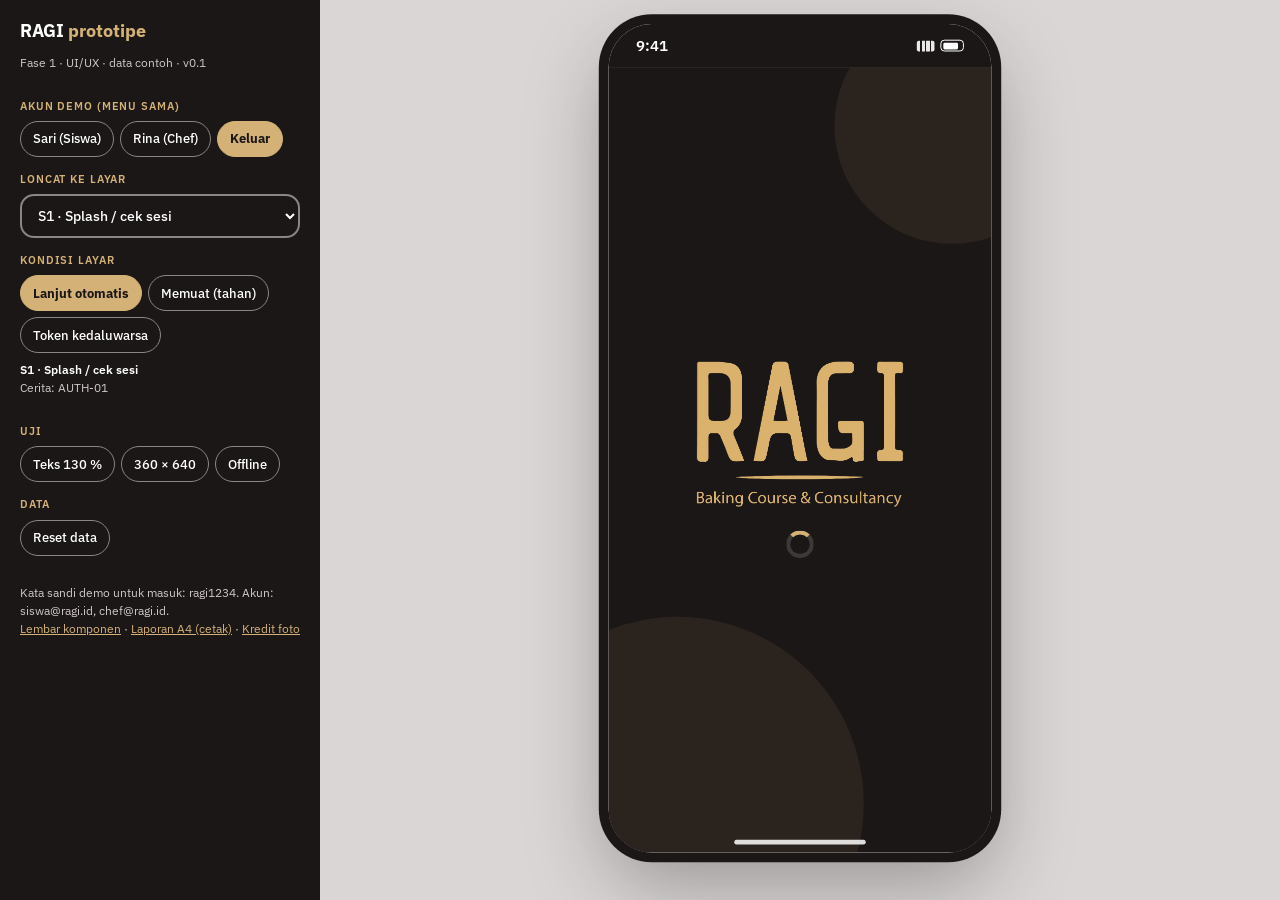
<file: 03_Screens/working/index.html>
<!doctype html>
<html lang="id">
<head>
<meta charset="utf-8">
<meta name="viewport" content="width=device-width, initial-scale=1, viewport-fit=cover">
<title>RAGI Baking Academy: prototipe</title>
<link rel="stylesheet" href="../../02_Design_System/reference/tokens.css">
<link rel="stylesheet" href="../../02_Design_System/reference/components.css">
<link rel="stylesheet" href="proto.css">
<link rel="stylesheet" href="report.css">
</head>
<body>
<div class="proto" id="proto">
  <aside class="panel" id="panel" aria-label="Kontrol prototipe"></aside>
  <div class="device" id="device">
    <div class="phone" id="phone">
      <div class="statusbar" id="statusbar" aria-hidden="true"><span class="statusbar__time">9:41</span><span class="statusbar__right"><i class="statusbar__sig"></i><i class="statusbar__bat"></i></span></div>
      <div class="view" id="view"></div>
      <div class="ovl" id="ovl" hidden></div>
      <div class="snack-root" id="snack"></div>
      <div class="homebar" aria-hidden="true"></div>
    </div>
  </div>
</div>

<script src="../../02_Design_System/reference/icons.js"></script>
<script src="../../02_Design_System/reference/logic.js"></script>
<script src="data.js"></script>
<script src="app.js"></script>
<script src="screens/auth.js"></script>
<script src="screens/student.js"></script>
<script src="screens/editor.js"></script>
<script src="screens/overlays.js"></script>
<script src="screens/compare.js"></script>
<script src="screens/report.js"></script>
<script src="screens/global.js"></script>
<script src="boot.js"></script>
</body>
</html>
</file>
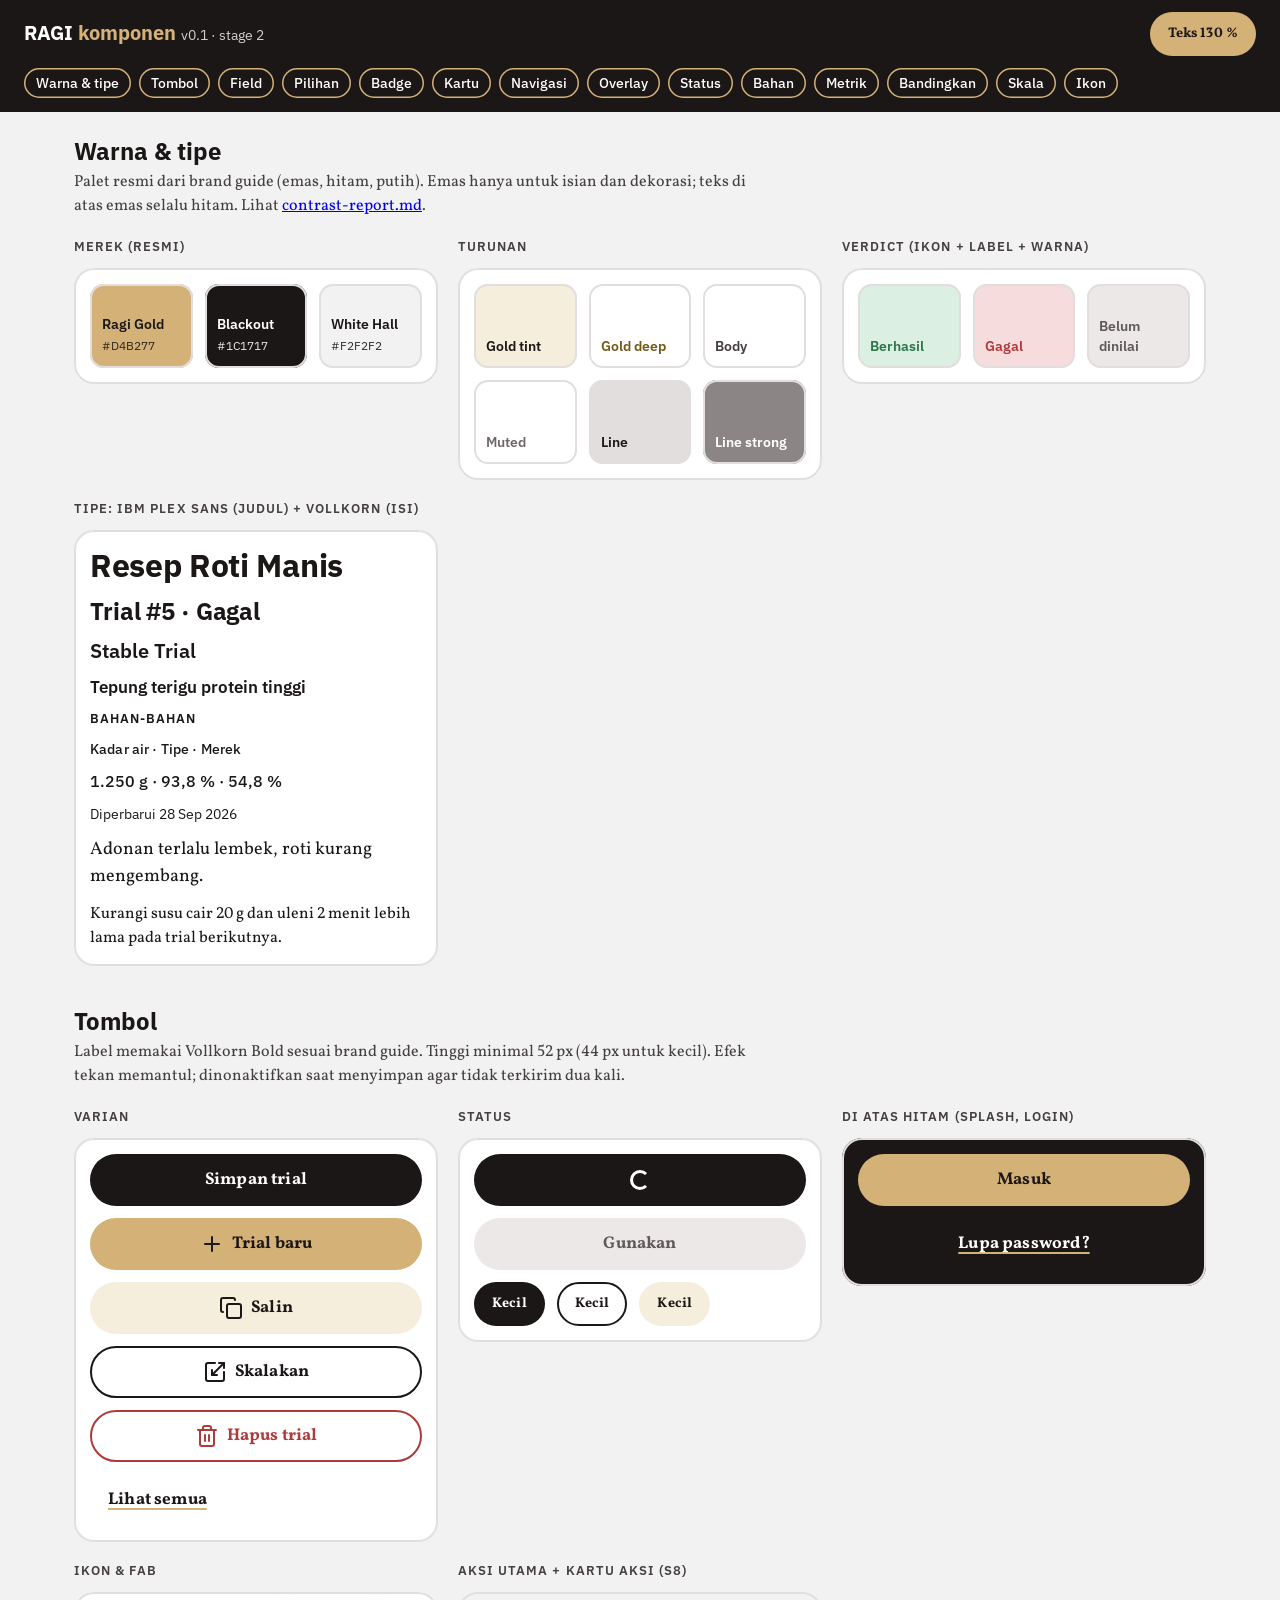
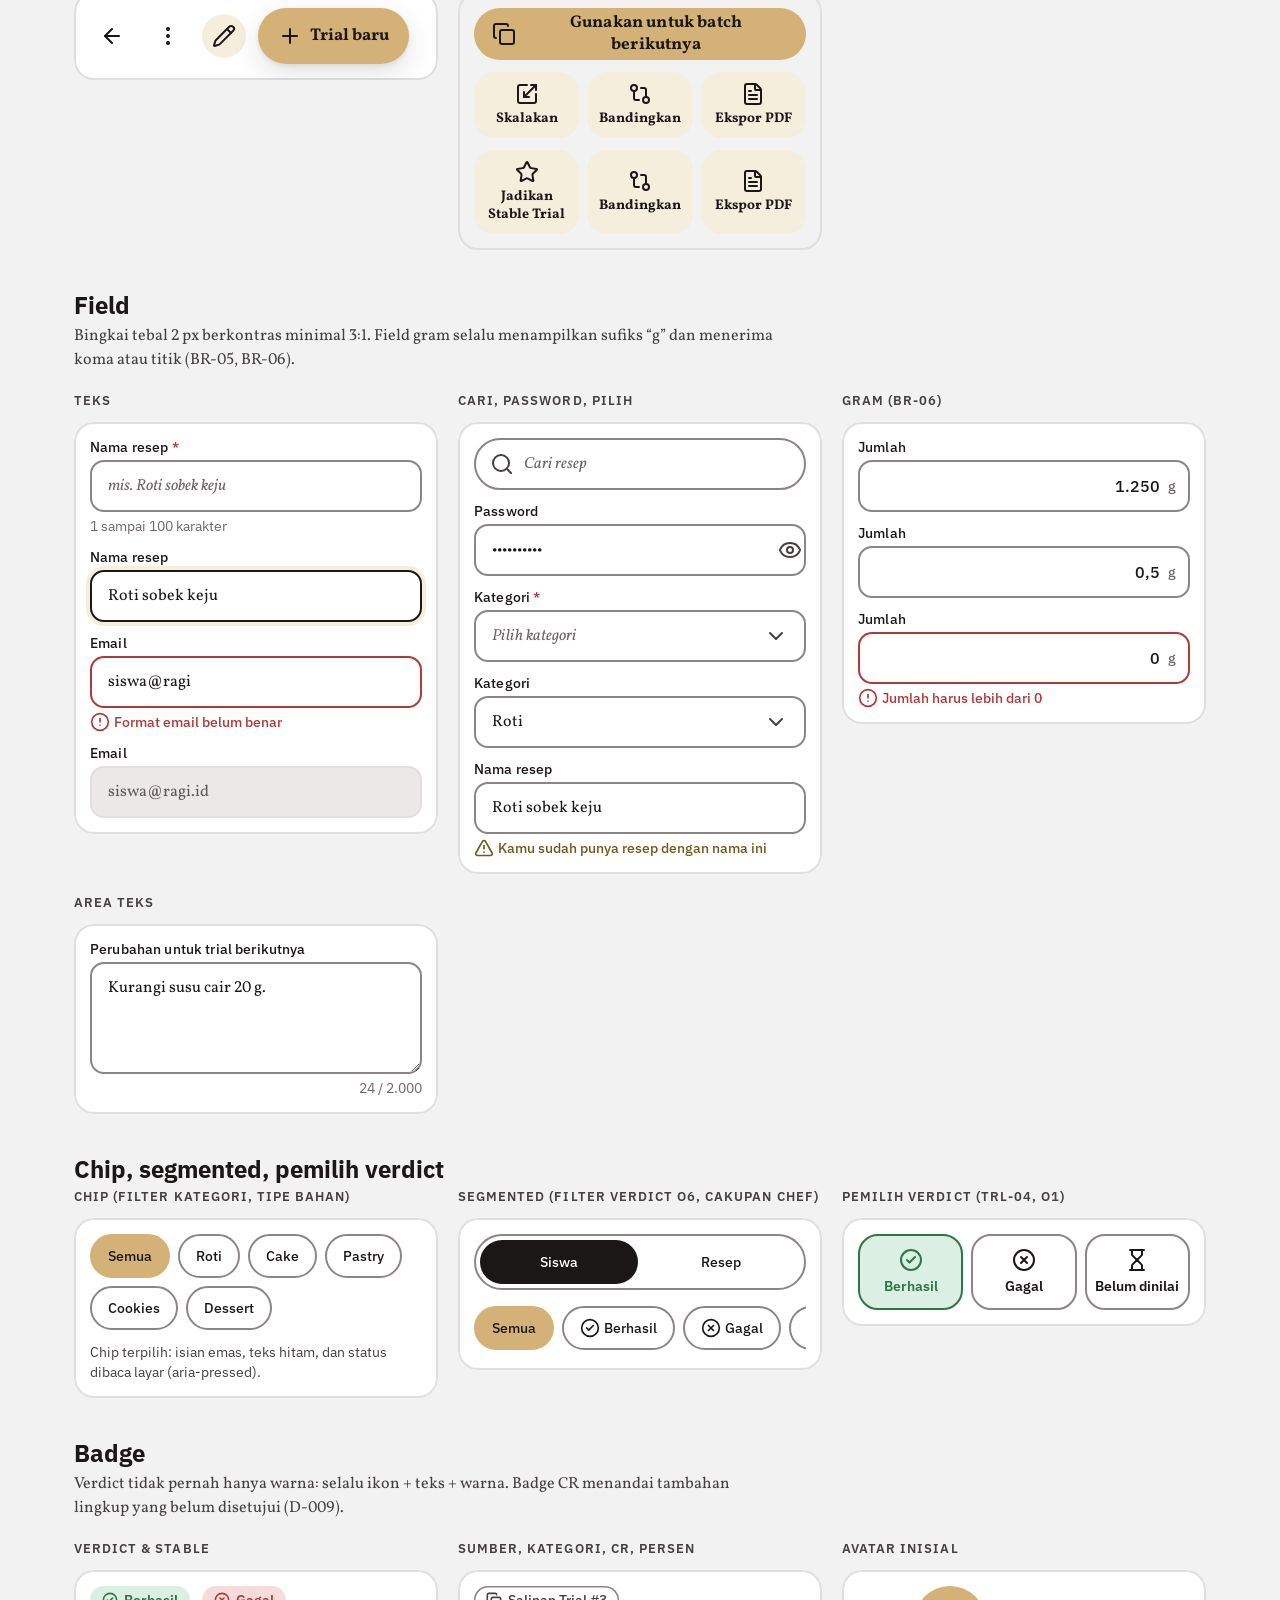
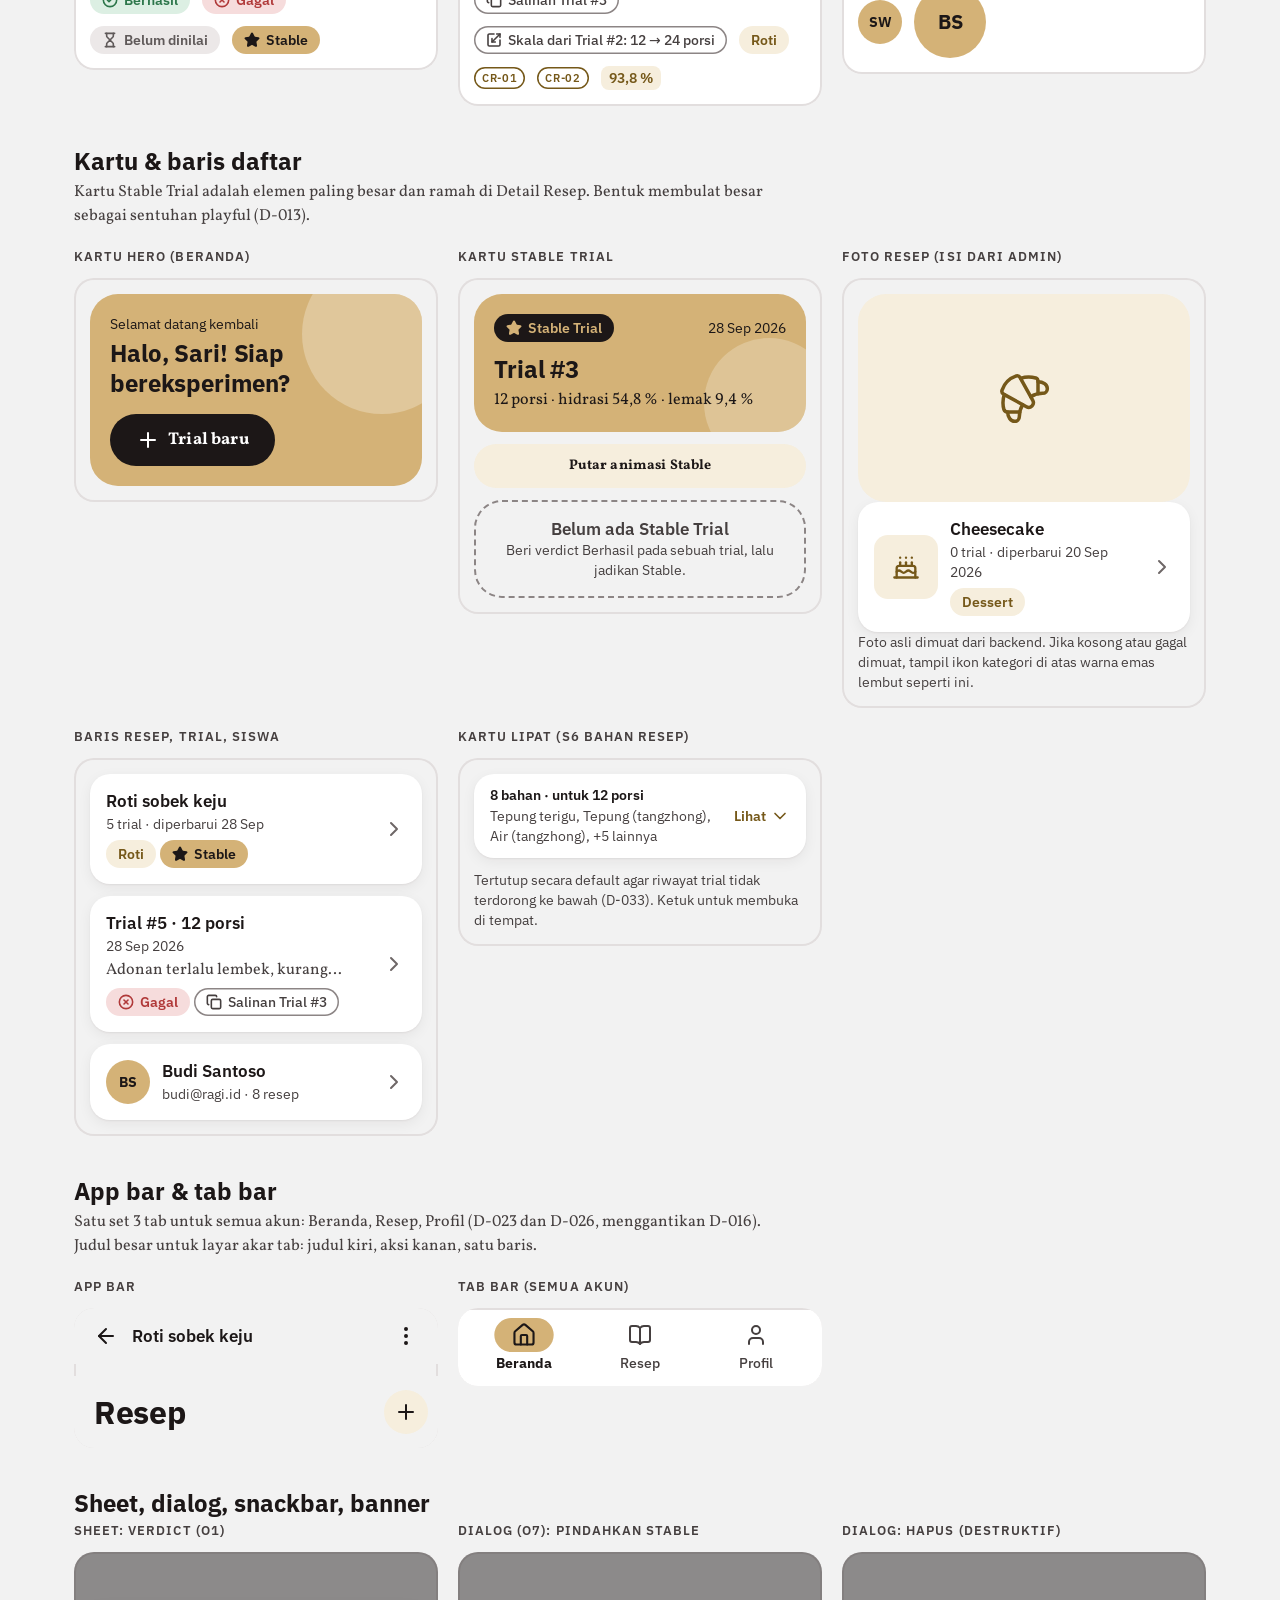
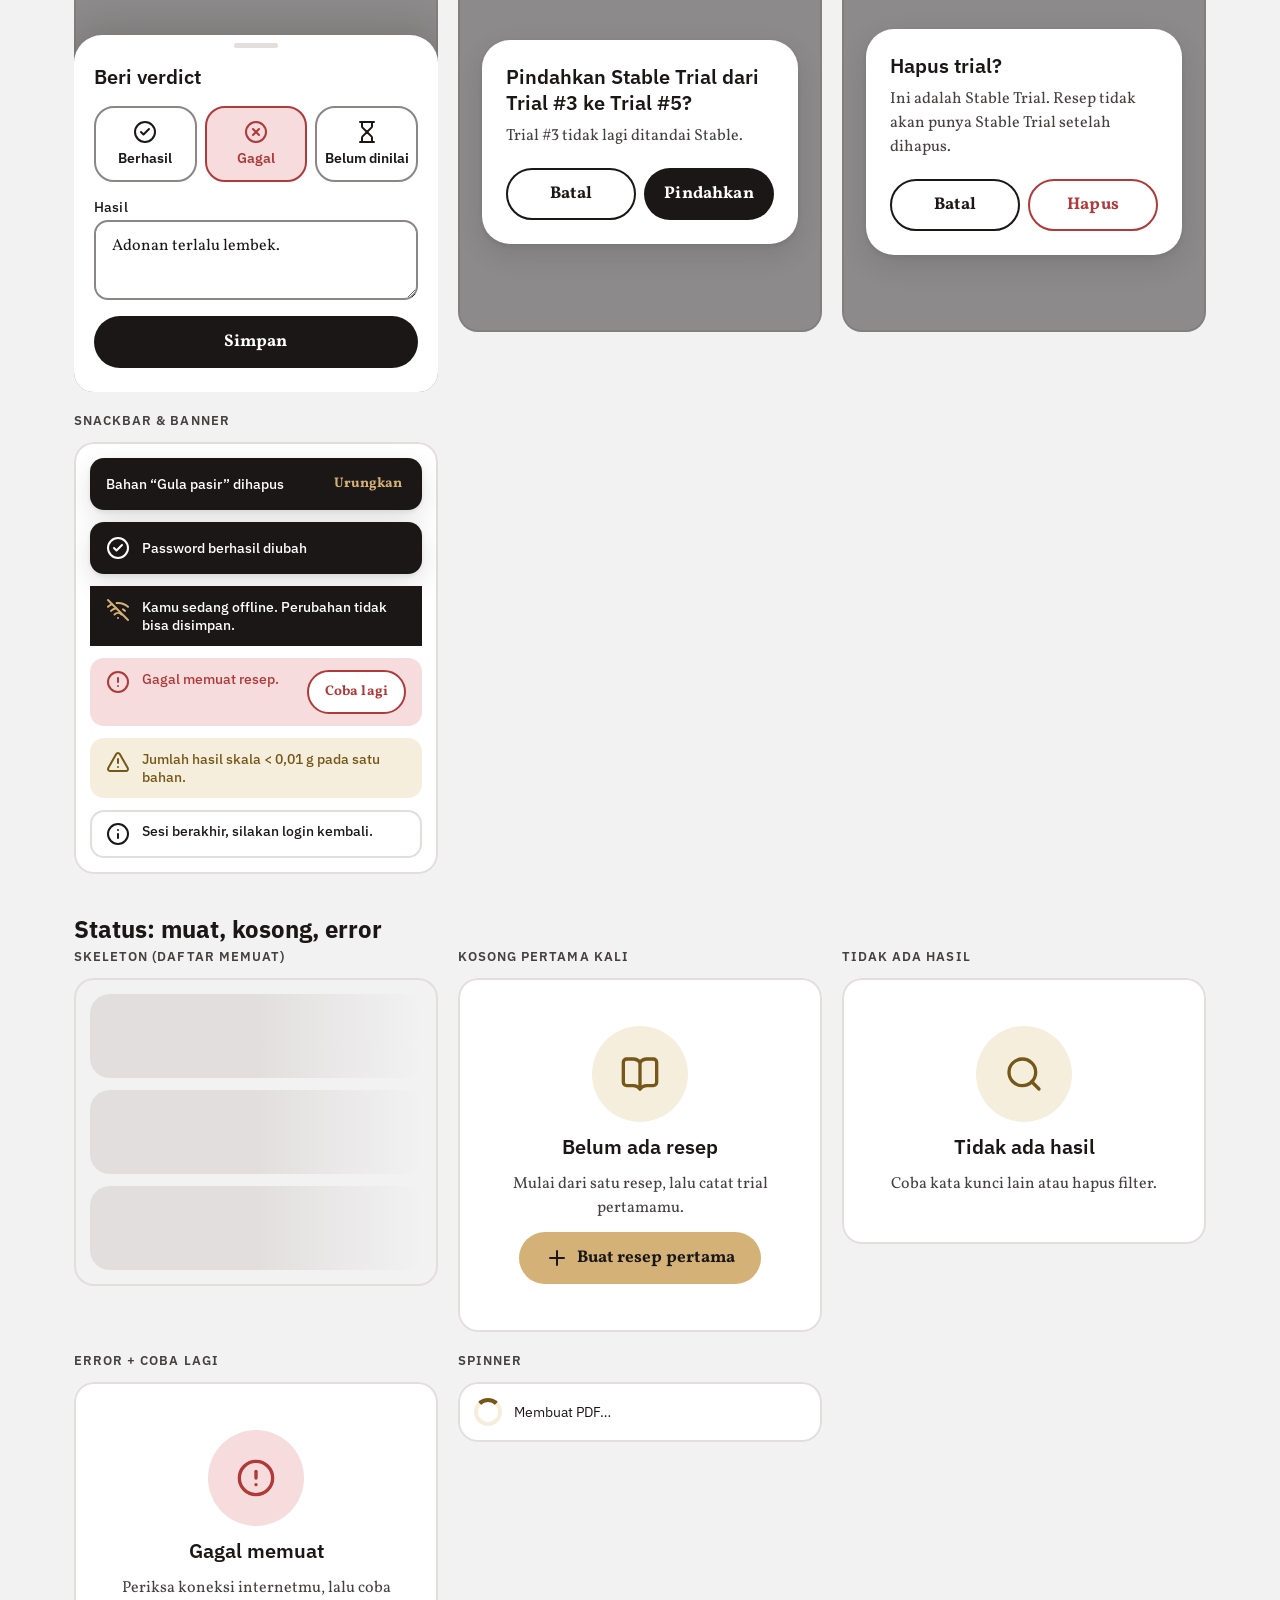
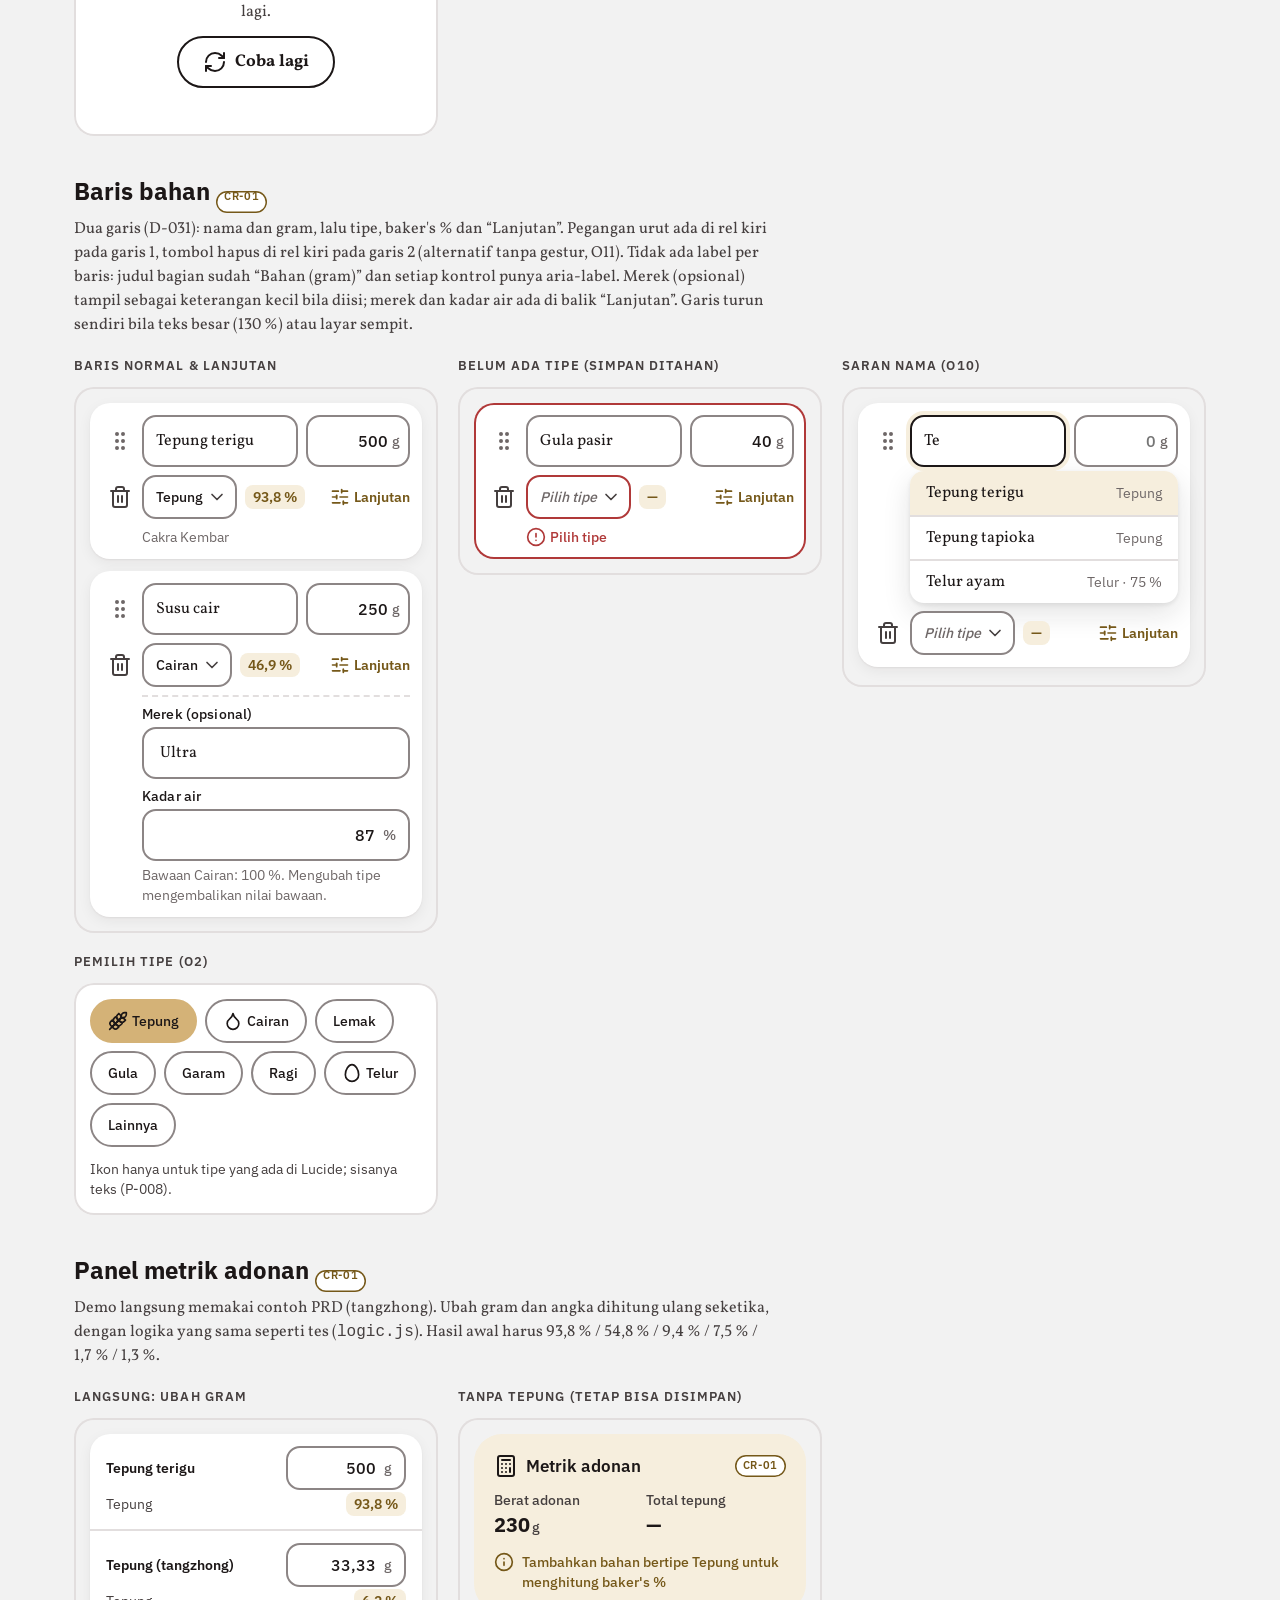
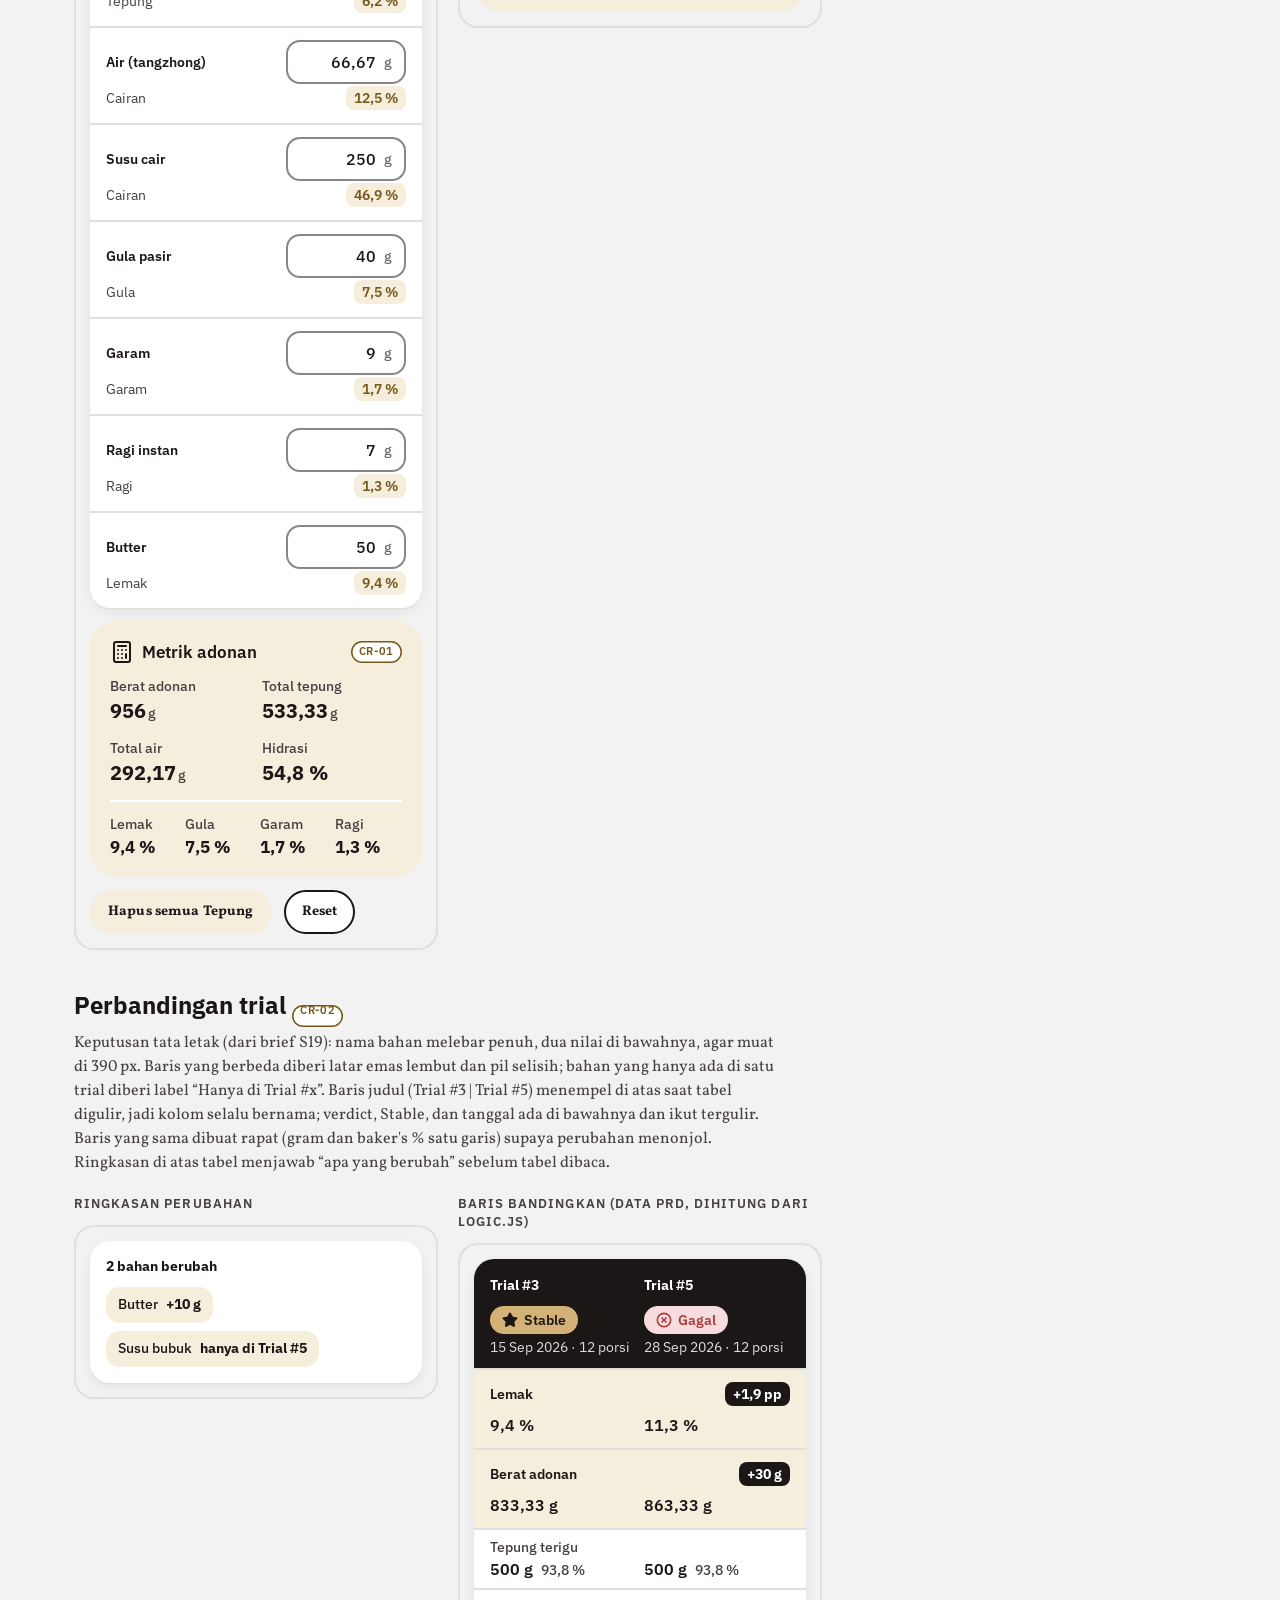
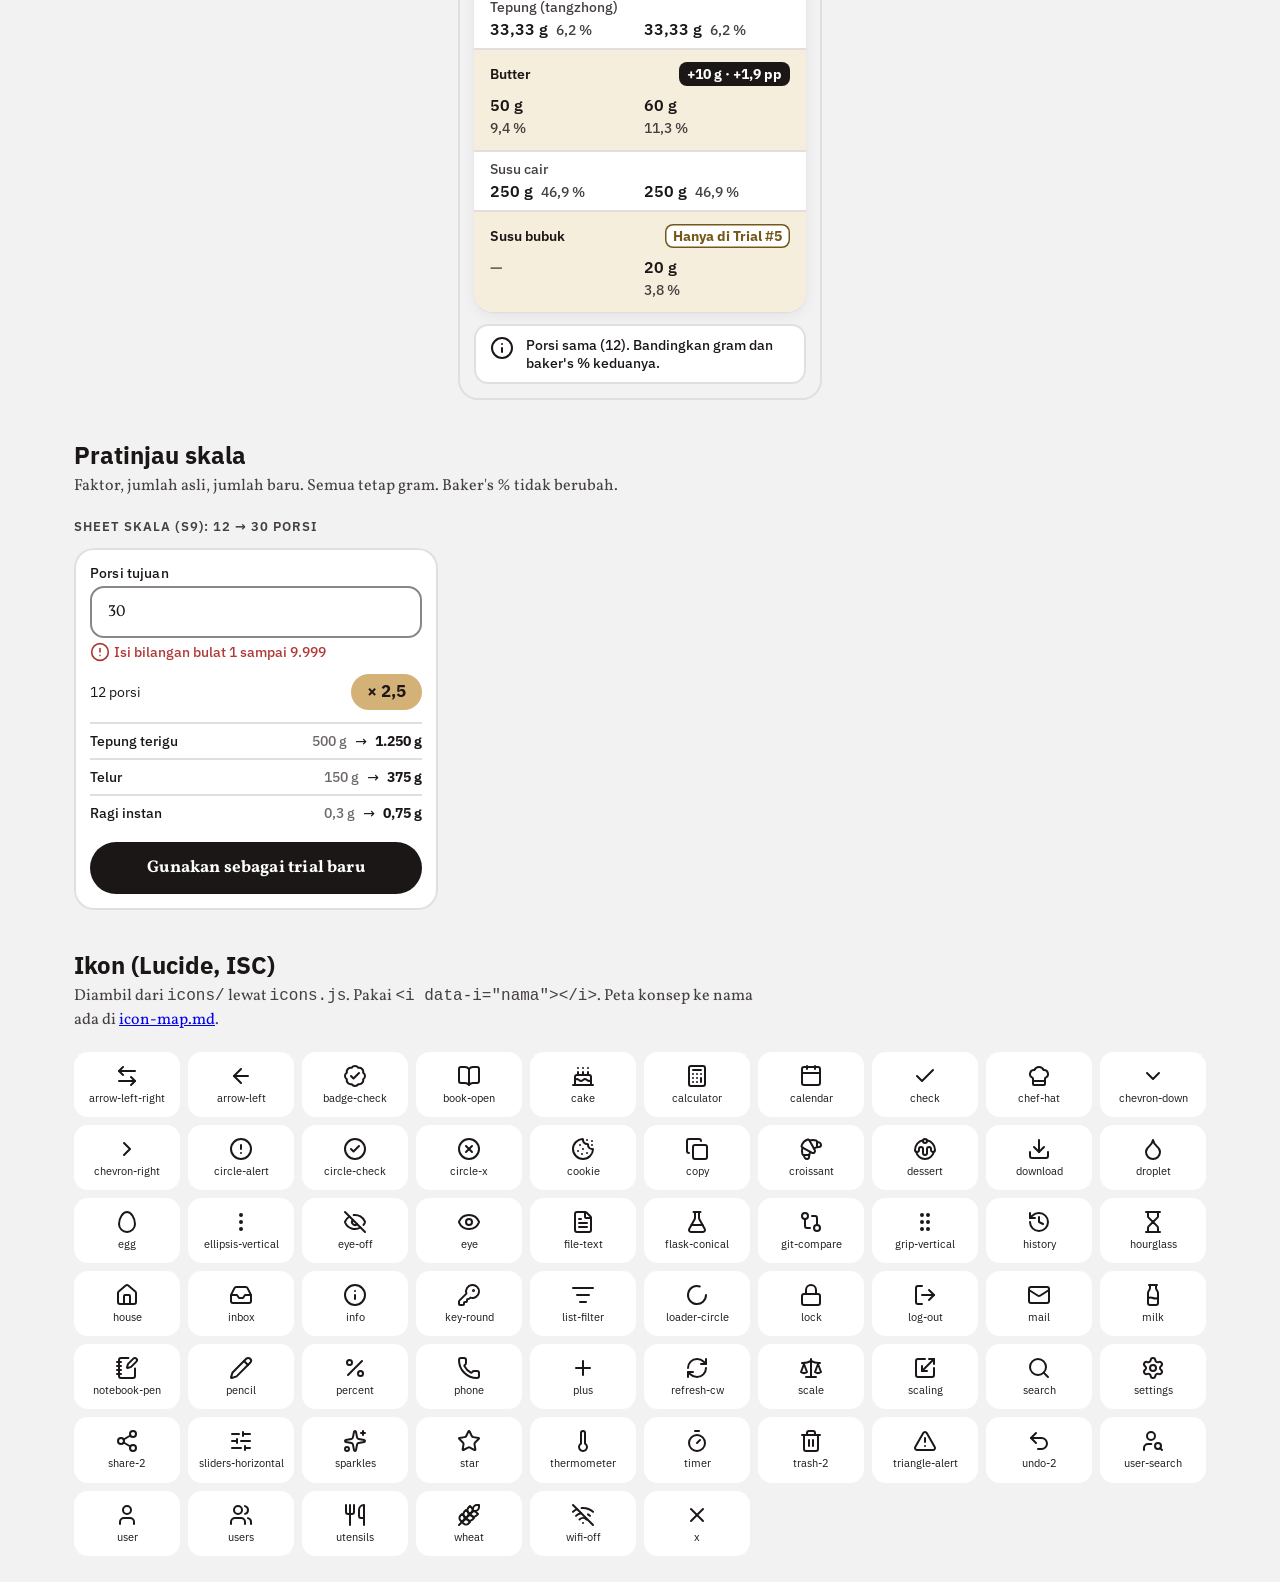
<file: 02_Design_System/reference/components.html>
<!doctype html>
<html lang="id">
<head>
<meta charset="utf-8">
<meta name="viewport" content="width=device-width, initial-scale=1">
<title>RAGI Baking Academy Apps: komponen</title>
<link rel="stylesheet" href="tokens.css">
<link rel="stylesheet" href="components.css">
<style>
  /* sheet chrome only (not part of the design system) */
  .sh-head { position: static; z-index: 50; display: flex; flex-wrap: wrap; gap: var(--s-3); align-items: center; justify-content: space-between; padding: var(--s-3) var(--s-6); background: var(--c-ink); color: var(--c-on-ink); }
  .sh-head h1 { margin: 0; font: 700 var(--t-title-m-size)/var(--t-title-m-line) var(--font-heading); }
  .sh-head h1 span { color: var(--c-gold); }
  .sh-head nav { display: flex; gap: var(--s-2); overflow-x: auto; flex: 1 1 100%; order: 3; padding-bottom: 2px; scrollbar-width: none; }
  .sh-head a { white-space: nowrap; }
  .sh-head a { color: var(--c-on-ink); font: 500 var(--t-caption-size)/1 var(--font-heading); text-decoration: none; padding: var(--s-2) var(--s-3); border-radius: var(--r-full); box-shadow: inset 0 0 0 1.5px var(--c-gold); }
  .sh-main { max-width: 1180px; margin: 0 auto; padding: var(--s-6); display: grid; gap: var(--s-10); }
  .sh-sec > h2 { margin: 0 0 var(--s-1); font: 700 var(--t-title-l-size)/var(--t-title-l-line) var(--font-heading); }
  .sh-sec > p { margin: 0 0 var(--s-5); color: var(--c-body); max-width: 70ch; }
  .sh-grid { display: grid; grid-template-columns: repeat(auto-fill, minmax(min(100%, 340px), 1fr)); gap: var(--s-5); align-items: start; }
  .sh-spec { display: grid; gap: var(--s-3); align-content: start; }
  .sh-spec > h3 { margin: 0; font: 600 var(--t-overline-size)/var(--t-overline-line) var(--font-heading); letter-spacing: var(--t-overline-tracking); text-transform: uppercase; color: var(--c-body); }
  .sh-stage { position: relative; background: var(--c-page); border-radius: var(--r-lg); box-shadow: inset 0 0 0 2px var(--c-line); padding: var(--s-4); display: grid; gap: var(--s-3); overflow: hidden; }
  .sh-stage--white { background: var(--c-surface); }
  .sh-stage--ink { background: var(--c-ink); color: var(--c-on-ink); }
  .sh-phone { max-width: 390px; }
  .sh-overlay { min-height: 380px; align-content: start; }
  .sh-row { display: flex; flex-wrap: wrap; gap: var(--s-3); align-items: center; }
  .sh-sw { display: grid; gap: 2px; padding: var(--s-3); border-radius: var(--r-md); min-height: 84px; align-content: end; font: 600 var(--t-caption-size)/var(--t-caption-line) var(--font-heading); box-shadow: inset 0 0 0 2px var(--c-line); }
  .sh-sw small { font-weight: 400; opacity: .9; }
  .sh-icons { display: grid; grid-template-columns: repeat(auto-fill, minmax(104px, 1fr)); gap: var(--s-2); }
  .sh-icons div { display: grid; justify-items: center; gap: var(--s-1); padding: var(--s-3) var(--s-1); background: var(--c-surface); border-radius: var(--r-md); font: 400 11px/1.2 var(--font-heading); text-align: center; word-break: break-all; }
  .sh-note { font: 400 var(--t-caption-size)/var(--t-caption-line) var(--font-heading); color: var(--c-body); margin: 0; }
  .sh-tag { display: inline-block; }
</style>
</head>
<body>
<header class="sh-head">
  <h1>RAGI <span>komponen</span> <small style="font-weight:400;font-size:var(--t-caption-size);opacity:.8">v0.1 · stage 2</small></h1>
  <nav aria-label="Bagian">
    <a href="#warna">Warna &amp; tipe</a><a href="#tombol">Tombol</a><a href="#field">Field</a><a href="#pilihan">Pilihan</a><a href="#badge">Badge</a><a href="#kartu">Kartu</a><a href="#nav">Navigasi</a><a href="#overlay">Overlay</a><a href="#feedback">Status</a><a href="#bahan">Bahan</a><a href="#metrik">Metrik</a><a href="#bandingkan">Bandingkan</a><a href="#skala">Skala</a><a href="#ikon">Ikon</a>
  </nav>
  <button class="btn btn--gold btn--sm" data-toggle-text aria-pressed="false">Teks 130 %</button>
</header>

<main class="sh-main">

<!-- ============ WARNA & TIPE ============ -->
<section class="sh-sec" id="warna">
  <h2>Warna &amp; tipe</h2>
  <p>Palet resmi dari brand guide (emas, hitam, putih). Emas hanya untuk isian dan dekorasi; teks di atas emas selalu hitam. Lihat <a href="contrast-report.md">contrast-report.md</a>.</p>
  <div class="sh-grid">
    <div class="sh-spec"><h3>Merek (resmi)</h3>
      <div class="sh-stage sh-stage--white" style="grid-template-columns:1fr 1fr 1fr">
        <div class="sh-sw" style="background:var(--c-gold);color:var(--c-on-gold)">Ragi Gold<small>#D4B277</small></div>
        <div class="sh-sw" style="background:var(--c-ink);color:var(--c-on-ink)">Blackout<small>#1C1717</small></div>
        <div class="sh-sw" style="background:var(--c-page);color:var(--c-ink)">White Hall<small>#F2F2F2</small></div>
      </div></div>
    <div class="sh-spec"><h3>Turunan</h3>
      <div class="sh-stage sh-stage--white" style="grid-template-columns:1fr 1fr 1fr">
        <div class="sh-sw" style="background:var(--c-gold-tint)">Gold tint</div>
        <div class="sh-sw" style="background:var(--c-surface);color:var(--c-gold-deep)">Gold deep</div>
        <div class="sh-sw" style="background:var(--c-surface);color:var(--c-body)">Body</div>
        <div class="sh-sw" style="background:var(--c-surface);color:var(--c-muted)">Muted</div>
        <div class="sh-sw" style="background:var(--c-line)">Line</div>
        <div class="sh-sw" style="background:var(--c-line-strong);color:var(--c-surface)">Line strong</div>
      </div></div>
    <div class="sh-spec"><h3>Verdict (ikon + label + warna)</h3>
      <div class="sh-stage sh-stage--white" style="grid-template-columns:1fr 1fr 1fr">
        <div class="sh-sw" style="background:var(--c-berhasil-fill);color:var(--c-berhasil-ink)">Berhasil</div>
        <div class="sh-sw" style="background:var(--c-gagal-fill);color:var(--c-gagal-ink)">Gagal</div>
        <div class="sh-sw" style="background:var(--c-belum-fill);color:var(--c-belum-ink)">Belum dinilai</div>
      </div></div>
    <div class="sh-spec"><h3>Tipe: IBM Plex Sans (judul) + Vollkorn (isi)</h3>
      <div class="sh-stage sh-stage--white">
        <div class="t-display">Resep Roti Manis</div>
        <div class="t-title-l">Trial #5 · Gagal</div>
        <div class="t-title-m">Stable Trial</div>
        <div class="t-title-s">Tepung terigu protein tinggi</div>
        <div class="t-overline">Bahan-bahan</div>
        <div class="t-label">Kadar air · Tipe · Merek</div>
        <div class="t-number">1.250 g · 93,8 % · 54,8 %</div>
        <div class="t-caption">Diperbarui 28 Sep 2026</div>
        <div class="t-body-l">Adonan terlalu lembek, roti kurang mengembang.</div>
        <div class="t-body">Kurangi susu cair 20 g dan uleni 2 menit lebih lama pada trial berikutnya.</div>
      </div></div>
  </div>
</section>

<!-- ============ TOMBOL ============ -->
<section class="sh-sec" id="tombol">
  <h2>Tombol</h2>
  <p>Label memakai Vollkorn Bold sesuai brand guide. Tinggi minimal 52 px (44 px untuk kecil). Efek tekan memantul; dinonaktifkan saat menyimpan agar tidak terkirim dua kali.</p>
  <div class="sh-grid">
    <div class="sh-spec"><h3>Varian</h3><div class="sh-stage sh-stage--white">
      <button class="btn btn--primary btn--block"><span class="btn__label">Simpan trial</span></button>
      <button class="btn btn--gold btn--block"><i data-i="plus"></i><span class="btn__label">Trial baru</span></button>
      <button class="btn btn--tonal btn--block"><i data-i="copy"></i><span class="btn__label">Salin</span></button>
      <button class="btn btn--secondary btn--block"><i data-i="scaling"></i><span class="btn__label">Skalakan</span></button>
      <button class="btn btn--danger btn--block"><i data-i="trash-2"></i><span class="btn__label">Hapus trial</span></button>
      <div class="sh-row"><button class="btn btn--text"><span class="btn__label">Lihat semua</span></button></div>
    </div></div>
    <div class="sh-spec"><h3>Status</h3><div class="sh-stage sh-stage--white">
      <button class="btn btn--primary btn--block is-loading"><span class="btn__label">Menyimpan…</span></button>
      <button class="btn btn--primary btn--block" disabled><span class="btn__label">Gunakan</span></button>
      <div class="sh-row"><button class="btn btn--primary btn--sm">Kecil</button><button class="btn btn--secondary btn--sm">Kecil</button><button class="btn btn--tonal btn--sm">Kecil</button></div>
    </div></div>
    <div class="sh-spec"><h3>Di atas hitam (Splash, Login)</h3><div class="sh-stage sh-stage--ink on-ink">
      <button class="btn btn--gold btn--block"><span class="btn__label">Masuk</span></button>
      <button class="btn btn--text" style="color:var(--c-on-ink)"><span class="btn__label">Lupa password?</span></button>
    </div></div>
    <div class="sh-spec"><h3>Ikon &amp; FAB</h3><div class="sh-stage sh-stage--white"><div class="sh-row">
      <button class="btn-icon" aria-label="Kembali"><i data-i="arrow-left"></i></button>
      <button class="btn-icon" aria-label="Menu"><i data-i="ellipsis-vertical"></i></button>
      <button class="btn-icon btn-icon--tonal" aria-label="Edit"><i data-i="pencil"></i></button>
      <button class="fab"><i data-i="plus"></i>Trial baru</button>
    </div></div></div>
    <div class="sh-spec"><h3>Aksi utama + kartu aksi (S8)</h3><div class="sh-stage">
      <button class="btn btn--gold btn--block"><i data-i="copy"></i><span class="btn__label">Gunakan untuk batch berikutnya</span></button>
      <div class="act-row">
        <button class="act-tile"><i data-i="scaling"></i><span>Skalakan</span></button>
        <button class="act-tile"><i data-i="git-compare"></i><span>Bandingkan</span></button>
        <button class="act-tile"><i data-i="file-text"></i><span>Ekspor PDF</span></button>
      </div>
      <div class="act-row">
        <button class="act-tile"><i data-i="star"></i><span>Jadikan Stable Trial</span></button>
        <button class="act-tile"><i data-i="git-compare"></i><span>Bandingkan</span></button>
        <button class="act-tile"><i data-i="file-text"></i><span>Ekspor PDF</span></button>
      </div>
    </div></div>
  </div>
</section>

<!-- ============ FIELD ============ -->
<section class="sh-sec" id="field">
  <h2>Field</h2>
  <p>Bingkai tebal 2 px berkontras minimal 3:1. Field gram selalu menampilkan sufiks “g” dan menerima koma atau titik (BR-05, BR-06).</p>
  <div class="sh-grid">
    <div class="sh-spec"><h3>Teks</h3><div class="sh-stage sh-stage--white">
      <div class="field"><label class="field__label">Nama resep <span class="req">*</span></label><input class="input" placeholder="mis. Roti sobek keju"><span class="field__hint">1 sampai 100 karakter</span></div>
      <div class="field"><label class="field__label">Nama resep</label><input class="input is-focus" value="Roti sobek keju"></div>
      <div class="field is-error"><label class="field__label">Email</label><input class="input" value="siswa@ragi"><span class="field__error"><i data-i="circle-alert" class="icon--sm"></i>Format email belum benar</span></div>
      <div class="field"><label class="field__label">Email</label><input class="input" value="siswa@ragi.id" disabled></div>
    </div></div>
    <div class="sh-spec"><h3>Cari, password, pilih</h3><div class="sh-stage sh-stage--white">
      <div class="input-wrap search"><i data-i="search"></i><input class="input" placeholder="Cari resep" aria-label="Cari resep"></div>
      <div class="field"><label class="field__label">Password</label><div class="input-wrap input-wrap--right"><input class="input" type="password" value="rahasia123"><button class="btn-icon" aria-label="Tampilkan password"><i data-i="eye"></i></button></div></div>
      <div class="field"><label class="field__label">Kategori <span class="req">*</span></label><button class="select"><span class="select__value is-empty">Pilih kategori</span><i data-i="chevron-down"></i></button></div>
      <div class="field"><label class="field__label">Kategori</label><button class="select"><span class="select__value">Roti</span><i data-i="chevron-down"></i></button></div>
      <div class="field"><label class="field__label">Nama resep</label><input class="input" value="Roti sobek keju"><span class="field__warn"><i data-i="triangle-alert" class="icon--sm"></i>Kamu sudah punya resep dengan nama ini</span></div>
    </div></div>
    <div class="sh-spec"><h3>Gram (BR-06)</h3><div class="sh-stage sh-stage--white">
      <div class="field"><label class="field__label">Jumlah</label><div class="gram"><input inputmode="decimal" value="1.250" aria-label="Jumlah dalam gram"><span class="gram__unit">g</span></div></div>
      <div class="field"><label class="field__label">Jumlah</label><div class="gram"><input inputmode="decimal" value="0,5"><span class="gram__unit">g</span></div></div>
      <div class="field is-error"><label class="field__label">Jumlah</label><div class="gram"><input inputmode="decimal" value="0"><span class="gram__unit">g</span></div><span class="field__error"><i data-i="circle-alert" class="icon--sm"></i>Jumlah harus lebih dari 0</span></div>
    </div></div>
    <div class="sh-spec"><h3>Area teks</h3><div class="sh-stage sh-stage--white">
      <div class="field"><label class="field__label">Perubahan untuk trial berikutnya</label><textarea class="textarea" placeholder="Apa yang mau kamu ubah?">Kurangi susu cair 20 g.</textarea><span class="textarea__count">24 / 2.000</span></div>
    </div></div>
  </div>
</section>

<!-- ============ PILIHAN ============ -->
<section class="sh-sec" id="pilihan">
  <h2>Chip, segmented, pemilih verdict</h2>
  <div class="sh-grid">
    <div class="sh-spec"><h3>Chip (filter kategori, tipe bahan)</h3><div class="sh-stage sh-stage--white">
      <div class="chip-grid" id="chips">
        <button class="chip" aria-pressed="true">Semua</button><button class="chip" aria-pressed="false">Roti</button><button class="chip" aria-pressed="false">Cake</button><button class="chip" aria-pressed="false">Pastry</button><button class="chip" aria-pressed="false">Cookies</button><button class="chip" aria-pressed="false">Dessert</button>
      </div>
      <p class="sh-note">Chip terpilih: isian emas, teks hitam, dan status dibaca layar (aria-pressed).</p>
    </div></div>
    <div class="sh-spec"><h3>Segmented (filter verdict O6, cakupan Chef)</h3><div class="sh-stage sh-stage--white">
      <div class="segmented" data-seg><button aria-pressed="true">Siswa</button><button aria-pressed="false">Resep</button></div>
      <div class="chip-row" style="padding-left:0"><button class="chip" aria-pressed="true">Semua</button><button class="chip" aria-pressed="false"><i data-i="circle-check" class="icon--sm"></i>Berhasil</button><button class="chip" aria-pressed="false"><i data-i="circle-x" class="icon--sm"></i>Gagal</button><button class="chip" aria-pressed="false"><i data-i="hourglass" class="icon--sm"></i>Belum dinilai</button></div>
    </div></div>
    <div class="sh-spec"><h3>Pemilih verdict (TRL-04, O1)</h3><div class="sh-stage sh-stage--white">
      <div class="verdict-picker" data-vp>
        <button data-v="berhasil" aria-pressed="true"><i data-i="circle-check"></i>Berhasil</button>
        <button data-v="gagal" aria-pressed="false"><i data-i="circle-x"></i>Gagal</button>
        <button data-v="belum" aria-pressed="false"><i data-i="hourglass"></i>Belum dinilai</button>
      </div>
    </div></div>
  </div>
</section>

<!-- ============ BADGE ============ -->
<section class="sh-sec" id="badge">
  <h2>Badge</h2>
  <p>Verdict tidak pernah hanya warna: selalu ikon + teks + warna. Badge CR menandai tambahan lingkup yang belum disetujui (D-009).</p>
  <div class="sh-grid">
    <div class="sh-spec"><h3>Verdict &amp; Stable</h3><div class="sh-stage sh-stage--white"><div class="sh-row">
      <span class="badge badge--berhasil"><i data-i="circle-check"></i>Berhasil</span>
      <span class="badge badge--gagal"><i data-i="circle-x"></i>Gagal</span>
      <span class="badge badge--belum"><i data-i="hourglass"></i>Belum dinilai</span>
      <span class="badge badge--stable badge--pop"><i data-i="star"></i>Stable</span>
    </div></div></div>
    <div class="sh-spec"><h3>Sumber, kategori, CR, persen</h3><div class="sh-stage sh-stage--white"><div class="sh-row">
      <span class="badge badge--source"><i data-i="copy"></i>Salinan Trial #3</span>
      <span class="badge badge--source"><i data-i="scaling"></i>Skala dari Trial #2: 12 → 24 porsi</span>
      <span class="badge badge--category">Roti</span>
      <span class="badge badge--cr">CR-01</span><span class="badge badge--cr">CR-02</span>
      <span class="pct">93,8 %</span>
    </div></div></div>
    <div class="sh-spec"><h3>Avatar inisial</h3><div class="sh-stage sh-stage--white"><div class="sh-row">
      <span class="avatar" aria-label="Sari Wulandari">SW</span><span class="avatar avatar--lg" aria-label="Budi Santoso">BS</span>
    </div></div></div>
  </div>
</section>

<!-- ============ KARTU & BARIS ============ -->
<section class="sh-sec" id="kartu">
  <h2>Kartu &amp; baris daftar</h2>
  <p>Kartu Stable Trial adalah elemen paling besar dan ramah di Detail Resep. Bentuk membulat besar sebagai sentuhan playful (D-013).</p>
  <div class="sh-grid">
    <div class="sh-spec sh-phone"><h3>Kartu hero (Beranda)</h3><div class="sh-stage">
      <div class="card card--hero">
        <div class="t-caption">Selamat datang kembali</div>
        <div class="t-title-l" style="margin:var(--s-1) 0 var(--s-4)">Halo, Sari! Siap bereksperimen?</div>
        <button class="btn btn--primary"><i data-i="plus"></i><span class="btn__label">Trial baru</span></button>
      </div></div></div>
    <div class="sh-spec sh-phone"><h3>Kartu Stable Trial</h3><div class="sh-stage">
      <div class="card card--stable celebrate" id="stable-card">
        <span class="spark" style="left:44px;top:30px"></span><span class="spark" style="left:44px;top:30px"></span><span class="spark" style="left:44px;top:30px"></span><span class="spark" style="left:44px;top:30px"></span>
        <div class="sh-row" style="justify-content:space-between"><span class="badge badge--stable"><i data-i="star"></i>Stable Trial</span><span class="t-caption">28 Sep 2026</span></div>
        <div class="t-title-l" style="margin:var(--s-3) 0 var(--s-1)">Trial #3</div>
        <div class="t-body">12 porsi · hidrasi 54,8 % · lemak 9,4 %</div>
      </div>
      <button class="btn btn--tonal btn--sm" onclick="var c=document.getElementById('stable-card');c.classList.remove('celebrate');void c.offsetWidth;c.classList.add('celebrate');c.querySelectorAll('.spark').forEach(function(s){s.style.animation='none';void s.offsetWidth;s.style.animation=''})">Putar animasi Stable</button>
      <div class="card card--empty-stable"><div class="t-title-s">Belum ada Stable Trial</div><p class="sh-note">Beri verdict Berhasil pada sebuah trial, lalu jadikan Stable.</p></div>
    </div></div>
    <div class="sh-spec sh-phone"><h3>Foto resep (isi dari admin)</h3><div class="sh-stage"><div class="stack">
      <div class="photo is-fallback" role="img" aria-label="Foto resep belum tersedia"><i data-i="croissant"></i></div>
      <div class="list"><div class="row"><span class="thumb is-fallback" aria-hidden="true"><i data-i="cake"></i></span><div class="row__main"><span class="row__title">Cheesecake</span><span class="row__meta">0 trial · diperbarui 20 Sep 2026</span><span class="row__tags"><span class="badge badge--category">Dessert</span></span></div><i data-i="chevron-right" class="chev"></i></div></div>
      <p class="sh-note">Foto asli dimuat dari backend. Jika kosong atau gagal dimuat, tampil ikon kategori di atas warna emas lembut seperti ini.</p>
    </div></div></div>
    <div class="sh-spec sh-phone"><h3>Baris resep, trial, siswa</h3><div class="sh-stage"><div class="list">
      <button class="row"><span class="row__main"><span class="row__title">Roti sobek keju</span><span class="row__meta">5 trial · diperbarui 28 Sep</span><span class="row__tags"><span class="badge badge--category">Roti</span><span class="badge badge--stable"><i data-i="star"></i>Stable</span></span></span><i data-i="chevron-right" class="chev"></i></button>
      <button class="row"><span class="row__main"><span class="row__title">Trial #5 · 12 porsi</span><span class="row__meta">28 Sep 2026</span><span class="row__excerpt">Adonan terlalu lembek, kurang mengembang.</span><span class="row__tags"><span class="badge badge--gagal"><i data-i="circle-x"></i>Gagal</span><span class="badge badge--source"><i data-i="copy"></i>Salinan Trial #3</span></span></span><i data-i="chevron-right" class="chev"></i></button>
      <button class="row"><span class="avatar">BS</span><span class="row__main"><span class="row__title">Budi Santoso</span><span class="row__meta">budi@ragi.id · 8 resep</span></span><i data-i="chevron-right" class="chev"></i></button>
    </div></div></div>
    <div class="sh-spec sh-phone"><h3>Kartu lipat (S6 Bahan resep)</h3><div class="sh-stage">
      <div class="disclosure"><button class="disclosure__head" aria-expanded="false" aria-controls="demo-disc-1" onclick="var o=this.getAttribute('aria-expanded')!=='true';this.setAttribute('aria-expanded',o);this.parentNode.classList.toggle('is-open',o);document.getElementById('demo-disc-1').hidden=!o;this.querySelector('.disclosure__more').firstChild.nodeValue=o?'Tutup':'Lihat';"><span class="disclosure__text"><span class="disclosure__title">8 bahan · untuk 12 porsi</span><span class="disclosure__sub">Tepung terigu, Tepung (tangzhong), Air (tangzhong), +5 lainnya</span></span><span class="disclosure__more">Lihat<i data-i="chevron-down" class="icon--sm"></i></span></button>
        <div class="disclosure__body" id="demo-disc-1" hidden><div class="itable"><div class="irow"><div class="irow__name">Tepung terigu</div><div class="irow__qty">500 g</div><div class="irow__sub">Tepung · Cakra Kembar</div><div class="irow__pct"><span class="pct">93,8 %</span></div></div><div class="irow"><div class="irow__name">Air (tangzhong)</div><div class="irow__qty">66,67 g</div><div class="irow__sub">Cairan</div><div class="irow__pct"><span class="pct">12,5 %</span></div></div></div><p class="disclosure__note">Diatur admin RAGI, tidak bisa diubah di sini.</p><button class="btn btn--tonal btn--sm btn--block"><i data-i="book-open" class="icon--sm"></i><span class="btn__label">Mulai trial dari bahan ini</span></button></div></div>
      <p class="sh-note">Tertutup secara default agar riwayat trial tidak terdorong ke bawah (D-033). Ketuk untuk membuka di tempat.</p>
    </div></div>
  </div>
</section>

<!-- ============ NAVIGASI ============ -->
<section class="sh-sec" id="nav">
  <h2>App bar &amp; tab bar</h2>
  <p>Satu set 3 tab untuk semua akun: Beranda, Resep, Profil (D-023 dan D-026, menggantikan D-016). Judul besar untuk layar akar tab: judul kiri, aksi kanan, satu baris.</p>
  <div class="sh-grid">
    <div class="sh-spec sh-phone"><h3>App bar</h3><div class="sh-stage" style="padding:0">
      <div class="appbar"><button class="btn-icon" aria-label="Kembali"><i data-i="arrow-left"></i></button><div class="appbar__title">Roti sobek keju</div><button class="btn-icon" aria-label="Menu"><i data-i="ellipsis-vertical"></i></button></div>
      <div class="appbar appbar--large"><div class="appbar__display">Resep</div><button class="btn-icon btn-icon--tonal" aria-label="Buat resep"><i data-i="plus"></i></button></div>
    </div></div>
    <div class="sh-spec sh-phone"><h3>Tab bar (semua akun)</h3><div class="sh-stage" style="padding:0">
      <div class="tabbar" data-tabs>
        <button class="tab is-active"><span class="tab__pill"><i data-i="house"></i></span>Beranda</button>
        <button class="tab"><span class="tab__pill"><i data-i="book-open"></i></span>Resep</button>
        <button class="tab"><span class="tab__pill"><i data-i="user"></i></span>Profil</button>
      </div></div></div>
  </div>
</section>

<!-- ============ OVERLAY ============ -->
<section class="sh-sec" id="overlay">
  <h2>Sheet, dialog, snackbar, banner</h2>
  <div class="sh-grid">
    <div class="sh-spec sh-phone"><h3>Sheet: verdict (O1)</h3><div class="sh-stage sh-overlay" style="min-height:440px">
      <div class="scrim"></div>
      <div class="sheet"><div class="sheet__grab"></div><h4 class="sheet__title">Beri verdict</h4>
        <div class="verdict-picker" data-vp><button data-v="berhasil" aria-pressed="false"><i data-i="circle-check"></i>Berhasil</button><button data-v="gagal" aria-pressed="true"><i data-i="circle-x"></i>Gagal</button><button data-v="belum" aria-pressed="false"><i data-i="hourglass"></i>Belum dinilai</button></div>
        <div class="field" style="margin:var(--s-4) 0"><label class="field__label">Hasil</label><textarea class="textarea" style="min-height:80px">Adonan terlalu lembek.</textarea></div>
        <button class="btn btn--primary btn--block">Simpan</button></div>
    </div></div>
    <div class="sh-spec sh-phone"><h3>Dialog (O7): pindahkan Stable</h3><div class="sh-stage sh-overlay">
      <div class="scrim"></div>
      <div class="dialog"><h4 class="dialog__title">Pindahkan Stable Trial dari Trial #3 ke Trial #5?</h4><p class="dialog__body">Trial #3 tidak lagi ditandai Stable.</p>
        <div class="dialog__actions"><button class="btn btn--secondary">Batal</button><button class="btn btn--primary">Pindahkan</button></div></div>
    </div></div>
    <div class="sh-spec sh-phone"><h3>Dialog: hapus (destruktif)</h3><div class="sh-stage sh-overlay">
      <div class="scrim"></div>
      <div class="dialog"><h4 class="dialog__title">Hapus trial?</h4><p class="dialog__body">Ini adalah Stable Trial. Resep tidak akan punya Stable Trial setelah dihapus.</p>
        <div class="dialog__actions"><button class="btn btn--secondary">Batal</button><button class="btn btn--danger">Hapus</button></div></div>
    </div></div>
    <div class="sh-spec sh-phone"><h3>Snackbar &amp; banner</h3><div class="sh-stage sh-stage--white">
      <div class="snackbar"><span class="snackbar__msg">Bahan “Gula pasir” dihapus</span><button class="snackbar__action">Urungkan</button></div>
      <div class="snackbar"><i data-i="circle-check" style="margin-left:0"></i><span class="snackbar__msg">Password berhasil diubah</span></div>
      <div class="banner banner--offline"><i data-i="wifi-off"></i>Kamu sedang offline. Perubahan tidak bisa disimpan.</div>
      <div class="banner banner--error"><i data-i="circle-alert"></i><span>Gagal memuat resep.</span><button class="btn btn--sm btn--danger banner__action">Coba lagi</button></div>
      <div class="banner banner--warn"><i data-i="triangle-alert"></i>Jumlah hasil skala &lt; 0,01 g pada satu bahan.</div>
      <div class="banner banner--info"><i data-i="info"></i>Sesi berakhir, silakan login kembali.</div>
    </div></div>
  </div>
</section>

<!-- ============ STATUS ============ -->
<section class="sh-sec" id="feedback">
  <h2>Status: muat, kosong, error</h2>
  <div class="sh-grid">
    <div class="sh-spec sh-phone"><h3>Skeleton (daftar memuat)</h3><div class="sh-stage"><div class="list">
      <div class="skeleton" style="height:84px;border-radius:var(--r-lg)"></div><div class="skeleton" style="height:84px;border-radius:var(--r-lg)"></div><div class="skeleton" style="height:84px;border-radius:var(--r-lg)"></div>
    </div></div></div>
    <div class="sh-spec sh-phone"><h3>Kosong pertama kali</h3><div class="sh-stage sh-stage--white"><div class="empty">
      <div class="empty__art"><i data-i="book-open"></i></div><h4 class="empty__title">Belum ada resep</h4><p class="empty__body">Mulai dari satu resep, lalu catat trial pertamamu.</p>
      <button class="btn btn--gold"><i data-i="plus"></i><span class="btn__label">Buat resep pertama</span></button></div></div></div>
    <div class="sh-spec sh-phone"><h3>Tidak ada hasil</h3><div class="sh-stage sh-stage--white"><div class="empty">
      <div class="empty__art"><i data-i="search"></i></div><h4 class="empty__title">Tidak ada hasil</h4><p class="empty__body">Coba kata kunci lain atau hapus filter.</p></div></div></div>
    <div class="sh-spec sh-phone"><h3>Error + coba lagi</h3><div class="sh-stage sh-stage--white"><div class="empty">
      <div class="empty__art" style="background:var(--c-gagal-fill);color:var(--c-gagal-ink)"><i data-i="circle-alert"></i></div><h4 class="empty__title">Gagal memuat</h4><p class="empty__body">Periksa koneksi internetmu, lalu coba lagi.</p>
      <button class="btn btn--secondary"><i data-i="refresh-cw"></i><span class="btn__label">Coba lagi</span></button></div></div></div>
    <div class="sh-spec sh-phone"><h3>Spinner</h3><div class="sh-stage sh-stage--white"><div class="sh-row"><div class="spinner" role="status" aria-label="Memuat"></div><span class="t-caption">Membuat PDF…</span></div></div></div>
  </div>
</section>

<!-- ============ BAHAN ============ -->
<section class="sh-sec" id="bahan">
  <h2>Baris bahan <span class="badge badge--cr sh-tag">CR-01</span></h2>
  <p>Dua garis (D-031): nama dan gram, lalu tipe, baker's % dan “Lanjutan”. Pegangan urut ada di rel kiri pada garis 1, tombol hapus di rel kiri pada garis 2 (alternatif tanpa gestur, O11). Tidak ada label per baris: judul bagian sudah “Bahan (gram)” dan setiap kontrol punya aria-label. Merek (opsional) tampil sebagai keterangan kecil bila diisi; merek dan kadar air ada di balik “Lanjutan”. Garis turun sendiri bila teks besar (130 %) atau layar sempit.</p>
  <div class="sh-grid">
    <div class="sh-spec sh-phone"><h3>Baris normal &amp; lanjutan</h3><div class="sh-stage"><div class="list">
      <div class="ing" role="group" aria-label="Bahan 1">
        <span class="ing__handle" aria-label="Geser untuk mengurutkan"><i data-i="grip-vertical"></i></span>
        <div class="ing__top"><div class="ing__main">
          <div class="field ing__name"><input class="input" value="Tepung terigu" placeholder="mis. Tepung terigu" aria-label="Nama bahan"></div>
          <div class="field ing__grams"><div class="gram"><input inputmode="decimal" value="500" placeholder="0" aria-label="Jumlah dalam gram"><span class="gram__unit">g</span></div></div>
        </div></div>
        <button class="btn-icon ing__del" aria-label="Hapus bahan"><i data-i="trash-2"></i></button>
        <div class="ing__meta"><div class="field ing__type"><button class="select" aria-label="Tipe bahan"><span class="select__value">Tepung</span><i data-i="chevron-down" class="icon--sm"></i></button></div><span class="pct">93,8 %</span><button class="ing__toggle" aria-expanded="false"><i data-i="sliders-horizontal" class="icon--sm"></i>Lanjutan</button></div>
        <div class="ing__notes"><span class="ing__brand t-caption">Cakra Kembar</span></div>
      </div>
      <div class="ing" role="group" aria-label="Bahan 2">
        <span class="ing__handle" aria-label="Geser untuk mengurutkan"><i data-i="grip-vertical"></i></span>
        <div class="ing__top"><div class="ing__main">
          <div class="field ing__name"><input class="input" value="Susu cair" placeholder="mis. Tepung terigu" aria-label="Nama bahan"></div>
          <div class="field ing__grams"><div class="gram"><input inputmode="decimal" value="250" placeholder="0" aria-label="Jumlah dalam gram"><span class="gram__unit">g</span></div></div>
        </div></div>
        <button class="btn-icon ing__del" aria-label="Hapus bahan"><i data-i="trash-2"></i></button>
        <div class="ing__meta"><div class="field ing__type"><button class="select" aria-label="Tipe bahan"><span class="select__value">Cairan</span><i data-i="chevron-down" class="icon--sm"></i></button></div><span class="pct">46,9 %</span><button class="ing__toggle" aria-expanded="true"><i data-i="sliders-horizontal" class="icon--sm"></i>Lanjutan</button></div>
        <div class="ing__adv"><div class="field"><label class="field__label">Merek (opsional)</label><input class="input" value="Ultra"></div><div class="field"><label class="field__label">Kadar air</label><div class="gram"><input inputmode="decimal" value="87"><span class="gram__unit">%</span></div><span class="field__hint">Bawaan Cairan: 100 %. Mengubah tipe mengembalikan nilai bawaan.</span></div></div>
      </div>
    </div></div></div>
    <div class="sh-spec sh-phone"><h3>Belum ada tipe (Simpan ditahan)</h3><div class="sh-stage"><div class="list">
      <div class="ing is-invalid" role="group" aria-label="Bahan 1">
        <span class="ing__handle" aria-label="Geser untuk mengurutkan"><i data-i="grip-vertical"></i></span>
        <div class="ing__top"><div class="ing__main">
          <div class="field ing__name"><input class="input" value="Gula pasir" placeholder="mis. Tepung terigu" aria-label="Nama bahan"></div>
          <div class="field ing__grams"><div class="gram"><input inputmode="decimal" value="40" placeholder="0" aria-label="Jumlah dalam gram"><span class="gram__unit">g</span></div></div>
        </div></div>
        <button class="btn-icon ing__del" aria-label="Hapus bahan"><i data-i="trash-2"></i></button>
        <div class="ing__meta"><div class="field ing__type is-error"><button class="select" aria-label="Tipe bahan" aria-invalid="true"><span class="select__value is-empty">Pilih tipe</span><i data-i="chevron-down" class="icon--sm"></i></button></div><span class="pct">—</span><button class="ing__toggle" aria-expanded="false"><i data-i="sliders-horizontal" class="icon--sm"></i>Lanjutan</button></div>
        <div class="ing__notes"><span class="field__error" role="alert"><i data-i="circle-alert" class="icon--sm"></i>Pilih tipe</span></div>
      </div>
    </div></div></div>
    <div class="sh-spec sh-phone"><h3>Saran nama (O10)</h3><div class="sh-stage sh-overlay" style="min-height:300px;align-content:start"><div class="list">
      <div class="ing" role="group" aria-label="Bahan 1">
        <span class="ing__handle" aria-label="Geser untuk mengurutkan"><i data-i="grip-vertical"></i></span>
        <div class="ing__top"><div class="ing__main">
          <div class="field ing__name"><input class="input is-focus" value="Te" placeholder="mis. Tepung terigu" aria-label="Nama bahan"></div>
          <div class="field ing__grams"><div class="gram"><input inputmode="decimal" value="" placeholder="0" aria-label="Jumlah dalam gram"><span class="gram__unit">g</span></div></div>
        </div>
          <div class="suggest" role="listbox" style="margin-top:var(--s-1)">
            <button class="is-hover"><span>Tepung terigu</span><span class="hint">Tepung</span></button>
            <button><span>Tepung tapioka</span><span class="hint">Tepung</span></button>
            <button><span>Telur ayam</span><span class="hint">Telur · 75 %</span></button>
          </div>
        </div>
        <button class="btn-icon ing__del" aria-label="Hapus bahan"><i data-i="trash-2"></i></button>
        <div class="ing__meta"><div class="field ing__type"><button class="select" aria-label="Tipe bahan"><span class="select__value is-empty">Pilih tipe</span><i data-i="chevron-down" class="icon--sm"></i></button></div><span class="pct">—</span><button class="ing__toggle" aria-expanded="false"><i data-i="sliders-horizontal" class="icon--sm"></i>Lanjutan</button></div>
      </div>
    </div></div></div>
    <div class="sh-spec sh-phone"><h3>Pemilih tipe (O2)</h3><div class="sh-stage sh-stage--white"><div class="chip-grid">
      <button class="chip is-selected"><i data-i="wheat" class="icon--sm"></i>Tepung</button><button class="chip"><i data-i="droplet" class="icon--sm"></i>Cairan</button><button class="chip">Lemak</button><button class="chip">Gula</button><button class="chip">Garam</button><button class="chip">Ragi</button><button class="chip"><i data-i="egg" class="icon--sm"></i>Telur</button><button class="chip">Lainnya</button>
    </div><p class="sh-note">Ikon hanya untuk tipe yang ada di Lucide; sisanya teks (P-008).</p></div></div>
  </div>
</section>

<!-- ============ METRIK ============ -->
<section class="sh-sec" id="metrik">
  <h2>Panel metrik adonan <span class="badge badge--cr sh-tag">CR-01</span></h2>
  <p>Demo langsung memakai contoh PRD (tangzhong). Ubah gram dan angka dihitung ulang seketika, dengan logika yang sama seperti tes (<code>logic.js</code>). Hasil awal harus 93,8 % / 54,8 % / 9,4 % / 7,5 % / 1,7 % / 1,3 %.</p>
  <div class="sh-grid">
    <div class="sh-spec sh-phone"><h3>Langsung: ubah gram</h3><div class="sh-stage">
      <div class="itable" id="demo-rows"></div>
      <div class="metrics" id="demo-metrics" aria-live="polite"></div>
      <div class="sh-row"><button class="btn btn--tonal btn--sm" id="demo-noflour">Hapus semua Tepung</button><button class="btn btn--secondary btn--sm" id="demo-reset">Reset</button></div>
    </div></div>
    <div class="sh-spec sh-phone"><h3>Tanpa Tepung (tetap bisa disimpan)</h3><div class="sh-stage">
      <div class="metrics"><div class="metrics__head"><h3><i data-i="calculator"></i>Metrik adonan</h3><span class="badge badge--cr">CR-01</span></div>
        <div class="metrics__hero"><div class="metric"><span class="metric__label">Berat adonan</span><span class="metric__value">230<small>g</small></span></div><div class="metric"><span class="metric__label">Total tepung</span><span class="metric__value">—</span></div></div>
        <p class="metrics__hint"><i data-i="info" class="icon--sm"></i>Tambahkan bahan bertipe Tepung untuk menghitung baker's %</p></div>
    </div></div>
  </div>
</section>

<!-- ============ BANDINGKAN ============ -->
<section class="sh-sec" id="bandingkan">
  <h2>Perbandingan trial <span class="badge badge--cr sh-tag">CR-02</span></h2>
  <p>Keputusan tata letak (dari brief S19): nama bahan melebar penuh, dua nilai di bawahnya, agar muat di 390 px. Baris yang berbeda diberi latar emas lembut dan pil selisih; bahan yang hanya ada di satu trial diberi label “Hanya di Trial #x”. Baris judul (Trial #3 | Trial #5) menempel di atas saat tabel digulir, jadi kolom selalu bernama; verdict, Stable, dan tanggal ada di bawahnya dan ikut tergulir. Baris yang sama dibuat rapat (gram dan baker's % satu garis) supaya perubahan menonjol. Ringkasan di atas tabel menjawab “apa yang berubah” sebelum tabel dibaca.</p>
  <div class="sh-grid">
    <div class="sh-spec sh-phone"><h3>Ringkasan perubahan</h3><div class="sh-stage"><div class="cmp-sum" id="demo-cmp-sum"></div></div></div>
    <div class="sh-spec sh-phone"><h3>Baris bandingkan (data PRD, dihitung dari logic.js)</h3><div class="sh-stage"><div class="cmp" id="demo-cmp"></div>
      <div class="banner banner--info"><i data-i="info"></i>Porsi sama (12). Bandingkan gram dan baker's % keduanya.</div></div></div>
  </div>
</section>

<!-- ============ SKALA ============ -->
<section class="sh-sec" id="skala">
  <h2>Pratinjau skala</h2>
  <p>Faktor, jumlah asli, jumlah baru. Semua tetap gram. Baker's % tidak berubah.</p>
  <div class="sh-grid">
    <div class="sh-spec sh-phone"><h3>Sheet skala (S9): 12 → 30 porsi</h3><div class="sh-stage sh-stage--white">
      <div class="field"><label class="field__label">Porsi tujuan</label><input class="input" inputmode="numeric" value="30" id="scale-target"><span class="field__error" id="scale-err" hidden><i data-i="circle-alert" class="icon--sm"></i>Isi bilangan bulat 1 sampai 9.999</span></div>
      <div class="sh-row" style="justify-content:space-between"><span class="t-caption">12 porsi</span><span class="scale-factor" id="scale-factor"></span></div>
      <div id="scale-rows"></div>
      <button class="btn btn--primary btn--block" id="scale-go">Gunakan sebagai trial baru</button>
    </div></div>
  </div>
</section>

<!-- ============ IKON ============ -->
<section class="sh-sec" id="ikon">
  <h2>Ikon (Lucide, ISC)</h2>
  <p>Diambil dari <code>icons/</code> lewat <code>icons.js</code>. Pakai <code>&lt;i data-i="nama"&gt;&lt;/i&gt;</code>. Peta konsep ke nama ada di <a href="icon-map.md">icon-map.md</a>.</p>
  <div class="sh-icons" id="icon-grid"></div>
</section>

</main>

<script src="icons.js"></script>
<script src="logic.js"></script>
<script src="ui.js"></script>
<script>
(function () {
  var L = window.RAGI;

  // toggles on the sheet itself
  document.querySelectorAll('#chips .chip').forEach(function (b) { b.addEventListener('click', function () { document.querySelectorAll('#chips .chip').forEach(function (x) { x.setAttribute('aria-pressed', 'false'); }); b.setAttribute('aria-pressed', 'true'); }); });
  document.querySelectorAll('[data-seg] button').forEach(function (b) { b.addEventListener('click', function () { b.parentNode.querySelectorAll('button').forEach(function (x) { x.setAttribute('aria-pressed', 'false'); }); b.setAttribute('aria-pressed', 'true'); }); });
  document.querySelectorAll('[data-vp] button').forEach(function (b) { b.addEventListener('click', function () { b.parentNode.querySelectorAll('button').forEach(function (x) { x.setAttribute('aria-pressed', 'false'); }); b.setAttribute('aria-pressed', 'true'); }); });
  document.querySelectorAll('[data-tabs] .tab').forEach(function (b) { b.addEventListener('click', function () { b.parentNode.querySelectorAll('.tab').forEach(function (x) { x.classList.remove('is-active'); }); b.classList.add('is-active'); }); });

  // ---- live metrics demo (PRD MET-01 example) ----
  var base = [
    { name: 'Tepung terigu', type: 'Tepung', grams: 500 },
    { name: 'Tepung (tangzhong)', type: 'Tepung', grams: 33.33 },
    { name: 'Air (tangzhong)', type: 'Cairan', grams: 66.67 },
    { name: 'Susu cair', type: 'Cairan', grams: 250, water: 87 },
    { name: 'Gula pasir', type: 'Gula', grams: 40 },
    { name: 'Garam', type: 'Garam', grams: 9 },
    { name: 'Ragi instan', type: 'Ragi', grams: 7 },
    { name: 'Butter', type: 'Lemak', grams: 50, water: 16 }
  ];
  var rows = JSON.parse(JSON.stringify(base));
  var rowsEl = document.getElementById('demo-rows'), metEl = document.getElementById('demo-metrics');
  function renderRows() {
    rowsEl.innerHTML = rows.map(function (r, i) {
      return '<div class="irow"><div class="irow__name">' + r.name + '</div>' +
        '<div class="irow__qty"><span class="gram" style="min-height:var(--z-tap);display:inline-flex;width:120px"><input data-i="' + i + '" inputmode="decimal" value="' + L.fmtNum(r.grams) + '" aria-label="' + r.name + ' dalam gram" style="min-height:40px"><span class="gram__unit">g</span></span></div>' +
        '<div class="irow__sub">' + r.type + '</div><div class="irow__pct"><span class="pct" data-pct="' + i + '"></span></div></div>';
    }).join('');
  }
  function renderMetrics(animate) {
    var m = L.metrics(rows);
    rows.forEach(function (r, i) { var el = rowsEl.querySelector('[data-pct="' + i + '"]'); if (el) el.textContent = m.hasFlour ? L.fmtPct(m.rowPct(r)) : '—'; });
    var cell = function (label, v) { return '<div class="metric"><span class="metric__label">' + label + '</span><span class="metric__value">' + v + '</span></div>'; };
    var u = function (n) { return L.fmtNum(n) + '<small>g</small>'; };
    metEl.innerHTML = '<div class="metrics__head"><h3><svg class="icon"><use href="#i-calculator"/></svg>Metrik adonan</h3><span class="badge badge--cr">CR-01</span></div>' +
      '<div class="metrics__hero">' + cell('Berat adonan', u(m.dough)) + cell('Total tepung', m.hasFlour ? u(m.flour) : '—') + cell('Total air', u(m.water)) + cell('Hidrasi', m.hasFlour ? L.fmtPct(m.hydration) : '—') + '</div>' +
      (m.hasFlour ? '<div class="metrics__grid">' + cell('Lemak', L.fmtPct(m.fat)) + cell('Gula', L.fmtPct(m.sugar)) + cell('Garam', L.fmtPct(m.salt)) + cell('Ragi', L.fmtPct(m.yeast)) + '</div>'
        : '<p class="metrics__hint"><svg class="icon icon--sm"><use href="#i-info"/></svg>Tambahkan bahan bertipe Tepung untuk menghitung baker\'s %</p>');
    if (animate) { metEl.classList.remove('is-changing'); void metEl.offsetWidth; metEl.classList.add('is-changing'); }
  }
  rowsEl.addEventListener('input', function (e) { var i = e.target.getAttribute('data-i'); if (i === null) return; var v = L.parseNum(e.target.value); rows[i].grams = isNaN(v) ? 0 : v; renderMetrics(true); });
  rowsEl.addEventListener('change', function (e) { var i = e.target.getAttribute('data-i'); if (i !== null) e.target.value = L.fmtNum(rows[i].grams); });
  document.getElementById('demo-noflour').onclick = function () { rows.forEach(function (r) { if (r.type === 'Tepung') r.type = 'Lainnya'; }); renderRows(); renderMetrics(true); };
  document.getElementById('demo-reset').onclick = function () { rows = JSON.parse(JSON.stringify(base)); renderRows(); renderMetrics(true); };
  renderRows(); renderMetrics(false);

  // ---- compare demo (PRD CMP-01 example) ----
  var flour = [{ name: 'Tepung terigu', type: 'Tepung', grams: 500 }, { name: 'Tepung (tangzhong)', type: 'Tepung', grams: 33.33 }];
  var A = { portions: 12, rows: flour.concat([{ name: 'Butter', type: 'Lemak', grams: 50, water: 16 }, { name: 'Susu cair', type: 'Cairan', grams: 250, water: 87 }]) };
  var B = { portions: 12, rows: flour.concat([{ name: 'Butter', type: 'Lemak', grams: 60, water: 16 }, { name: 'Susu cair', type: 'Cairan', grams: 250, water: 87 }, { name: 'Susu bubuk', type: 'Lainnya', grams: 20 }]) };
  var c = L.compare(A, B), cm = document.getElementById('demo-cmp');
  var h = '<div class="cmp__titles"><span>Trial #3</span><span>Trial #5</span></div><div class="cmp__meta"><div class="cmp__col-meta"><span class="badge badge--stable"><svg class="icon"><use href="#i-star"/></svg>Stable</span><span class="cmp__when">15 Sep 2026 · 12 porsi</span></div><div class="cmp__col-meta"><span class="badge badge--gagal"><svg class="icon"><use href="#i-circle-x"/></svg>Gagal</span><span class="cmp__when">28 Sep 2026 · 12 porsi</span></div></div>';
  h += '<div class="cmp__row is-changed"><div class="cmp__name">Lemak<span class="cmp__diff">' + L.fmtDiff(c.diff.fat, 'pp') + '</span></div><div class="cmp__cell">' + L.fmtPct(c.ta.fat) + '</div><div class="cmp__cell">' + L.fmtPct(c.tb.fat) + '</div></div>';
  h += '<div class="cmp__row is-changed"><div class="cmp__name">Berat adonan<span class="cmp__diff">' + L.fmtDiff(c.diff.dough, 'g') + '</span></div><div class="cmp__cell">' + L.fmtG(c.ta.dough) + '</div><div class="cmp__cell">' + L.fmtG(c.tb.dough) + '</div></div>';
  c.rows.forEach(function (r) {
    var cell = function (x, p) { return x ? '<div class="cmp__cell">' + L.fmtG(x.grams) + '<small>' + (p === null ? '—' : L.fmtPct(p)) + '</small></div>' : '<div class="cmp__cell is-none">—</div>'; };
    var tag = r.onlyIn ? '<span class="cmp__only">Hanya di Trial #' + (r.onlyIn === 'A' ? 3 : 5) + '</span>' : (r.changed && r.dGrams !== null ? '<span class="cmp__diff">' + L.fmtDiff(r.dGrams, 'g') + ' · ' + L.fmtDiff(r.dPct, 'pp') + '</span>' : '');
    h += '<div class="cmp__row' + (r.changed ? ' is-changed' : ' is-same') + '"><div class="cmp__name">' + r.name + tag + '</div>' + cell(r.a, r.pctA) + cell(r.b, r.pctB) + '</div>';
  });
  cm.innerHTML = h;
  var chg = c.rows.filter(function (r) { return r.changed; });
  document.getElementById('demo-cmp-sum').innerHTML = '<p class="cmp-sum__title">' + chg.length + ' bahan berubah</p><ul class="cmp-sum__list">' + chg.map(function (r) { return '<li class="cmp-sum__item"><span>' + r.name + '</span><b>' + (r.onlyIn ? 'hanya di Trial #' + (r.onlyIn === 'A' ? 3 : 5) : L.fmtDiff(r.dGrams, 'g')) + '</b></li>'; }).join("") + '</ul>';

  // ---- scale demo ----
  var srcRows = [{ name: 'Tepung terigu', grams: 500 }, { name: 'Telur', grams: 150 }, { name: 'Ragi instan', grams: 0.3 }];
  var tgt = document.getElementById('scale-target'), err = document.getElementById('scale-err'), go = document.getElementById('scale-go');
  function renderScale() {
    var n = L.validPortions(tgt.value), bad = isNaN(n);
    err.hidden = !bad; go.disabled = bad; tgt.parentNode.classList.toggle('is-error', bad);
    if (bad) { document.getElementById('scale-factor').textContent = '× —'; document.getElementById('scale-rows').innerHTML = ''; return; }
    var s = L.scale(srcRows, 12, n);
    document.getElementById('scale-factor').textContent = '× ' + L.fmtNum(s.factor, 2);
    document.getElementById('scale-rows').innerHTML = s.rows.map(function (r, i) {
      return '<div class="scale-row' + (r.tooSmall ? ' is-warn' : '') + '"><span>' + r.name + '</span><span class="from">' + L.fmtG(srcRows[i].grams) + '</span><span aria-hidden="true">→</span><span class="to">' + (r.tooSmall ? '&lt; 0,01 g' : L.fmtG(r.grams)) + '</span></div>';
    }).join('');
  }
  tgt.addEventListener('input', renderScale); renderScale();

  // ---- icon grid ----
  var g = document.getElementById('icon-grid');
  Array.prototype.slice.call(document.querySelectorAll('symbol[id^="i-"]')).forEach(function (s) {
    var n = s.id.slice(2); g.insertAdjacentHTML('beforeend', '<div><svg class="icon"><use href="#i-' + n + '"/></svg>' + n + '</div>');
  });
})();
</script>
</body>
</html>
</file>
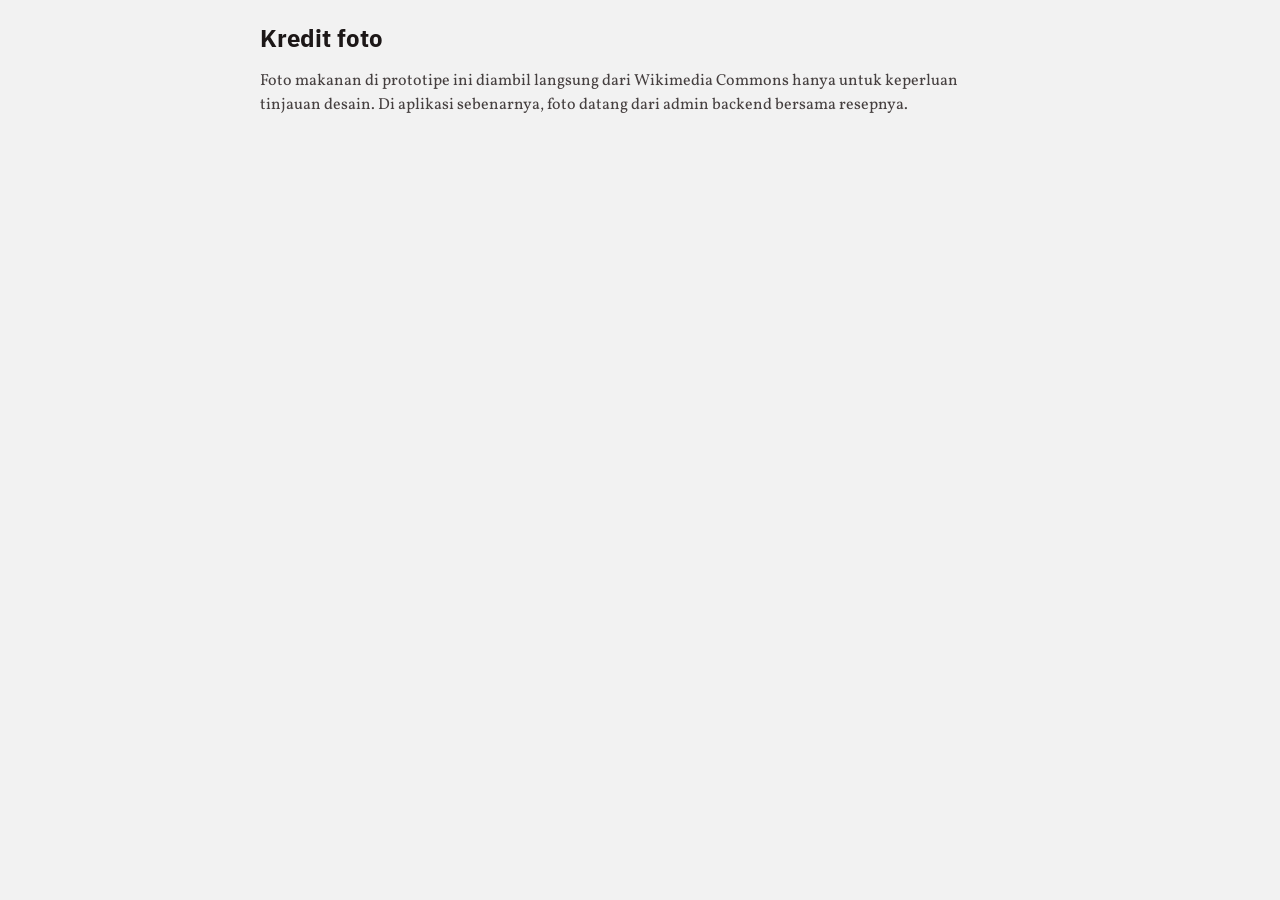
<file: 03_Screens/working/photo-credits.html>
<!doctype html>
<html lang="id">
<head>
<meta charset="utf-8">
<meta name="viewport" content="width=device-width, initial-scale=1">
<title>Kredit foto</title>
<link rel="stylesheet" href="../../02_Design_System/reference/tokens.css">
<style>
  body { margin: 0; padding: 24px; font: 400 16px/1.5 var(--font-body); background: var(--c-page); color: var(--c-ink); }
  main { max-width: 760px; margin: 0 auto; }
  h1 { font: 700 24px/1.2 var(--font-heading); margin: 0 0 8px; }
  p { color: var(--c-body); }
  ul { list-style: none; padding: 0; display: grid; gap: 12px; }
  li { display: flex; gap: 16px; align-items: center; background: var(--c-surface); border-radius: 20px; padding: 12px; }
  img { width: 96px; height: 96px; object-fit: cover; border-radius: 14px; background: var(--c-gold-tint); flex: none; }
  b { font-family: var(--font-heading); } small { color: var(--c-muted); font-family: var(--font-heading); }
  a { color: var(--c-gold-deep); }
</style>
</head>
<body>
<main>
  <h1>Kredit foto</h1>
  <p>Foto makanan di prototipe ini diambil langsung dari Wikimedia Commons hanya untuk keperluan tinjauan desain. Di aplikasi sebenarnya, foto datang dari admin backend bersama resepnya.</p>
  <ul id="list"></ul>
</main>
<script src="../../02_Design_System/reference/logic.js"></script>
<script src="data.js"></script>
<script>
  var names = {}; DB.recipes.forEach(function (r) { names[r.id] = r.name; });
  document.getElementById("list").innerHTML = Object.keys(DB.PHOTOS).map(function (id) {
    var p = DB.PHOTOS[id];
    return '<li><img src="' + p.thumb + '" alt="" referrerpolicy="no-referrer"><div><b>' + names[id] + '</b><br><small>' + p.license + (p.artist ? " · " + p.artist : "") + '</small><br><a href="' + p.page + '" target="_blank" rel="noopener">Halaman file di Wikimedia Commons</a></div></li>';
  }).join("");
</script>
</body>
</html>
</file>
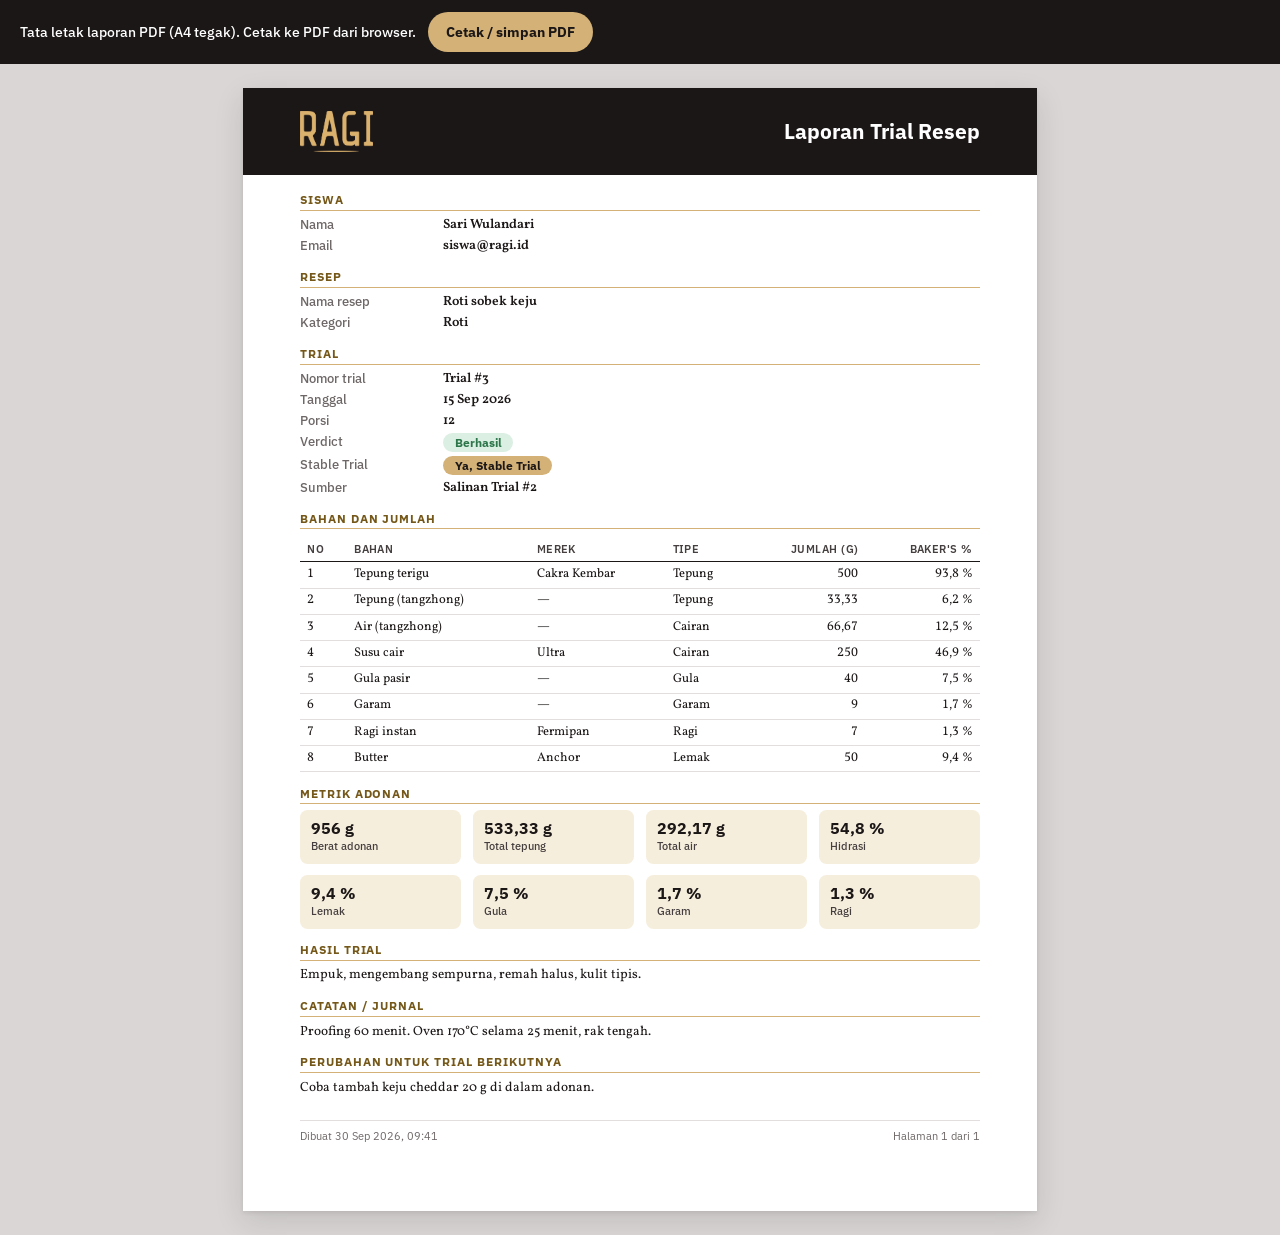
<file: 03_Screens/working/report.html>
<!doctype html>
<html lang="id">
<head>
<meta charset="utf-8">
<meta name="viewport" content="width=device-width, initial-scale=1">
<title>Laporan Trial Resep (cetak A4)</title>
<link rel="stylesheet" href="../../02_Design_System/reference/tokens.css">
<link rel="stylesheet" href="../../02_Design_System/reference/components.css">
<link rel="stylesheet" href="report.css">
<style>
  body { overflow: auto; background: #DAD6D6; }
  .bar { position: sticky; top: 0; display: flex; gap: 12px; align-items: center; padding: 12px 20px; background: var(--c-ink); color: var(--c-on-ink); font: 500 14px var(--font-heading); z-index: 5; }
  .bar button { min-height: 40px; padding: 0 18px; border-radius: 999px; border: 0; background: var(--c-gold); color: var(--c-on-gold); font: 700 14px var(--font-heading); }
  .page { display: flex; justify-content: center; padding: 24px; }
  @media print { .bar { display: none; } .page { padding: 0; display: block; } body { background: #fff; } }
</style>
</head>
<body>
<div class="bar"><span>Tata letak laporan PDF (A4 tegak). Cetak ke PDF dari browser.</span><button onclick="window.print()">Cetak / simpan PDF</button></div>
<div class="page" id="page"></div>
<script src="../../02_Design_System/reference/logic.js"></script>
<script src="data.js"></script>
<script src="screens/report.js"></script>
<script>
  var q = new URLSearchParams(location.search);
  var r = q.get("r") || "r1", n = Number(q.get("n")) || 3;
  document.title = window.reportFileName(r, n);
  document.getElementById("page").innerHTML = window.reportHTML(r, n);
</script>
</body>
</html>
</file>
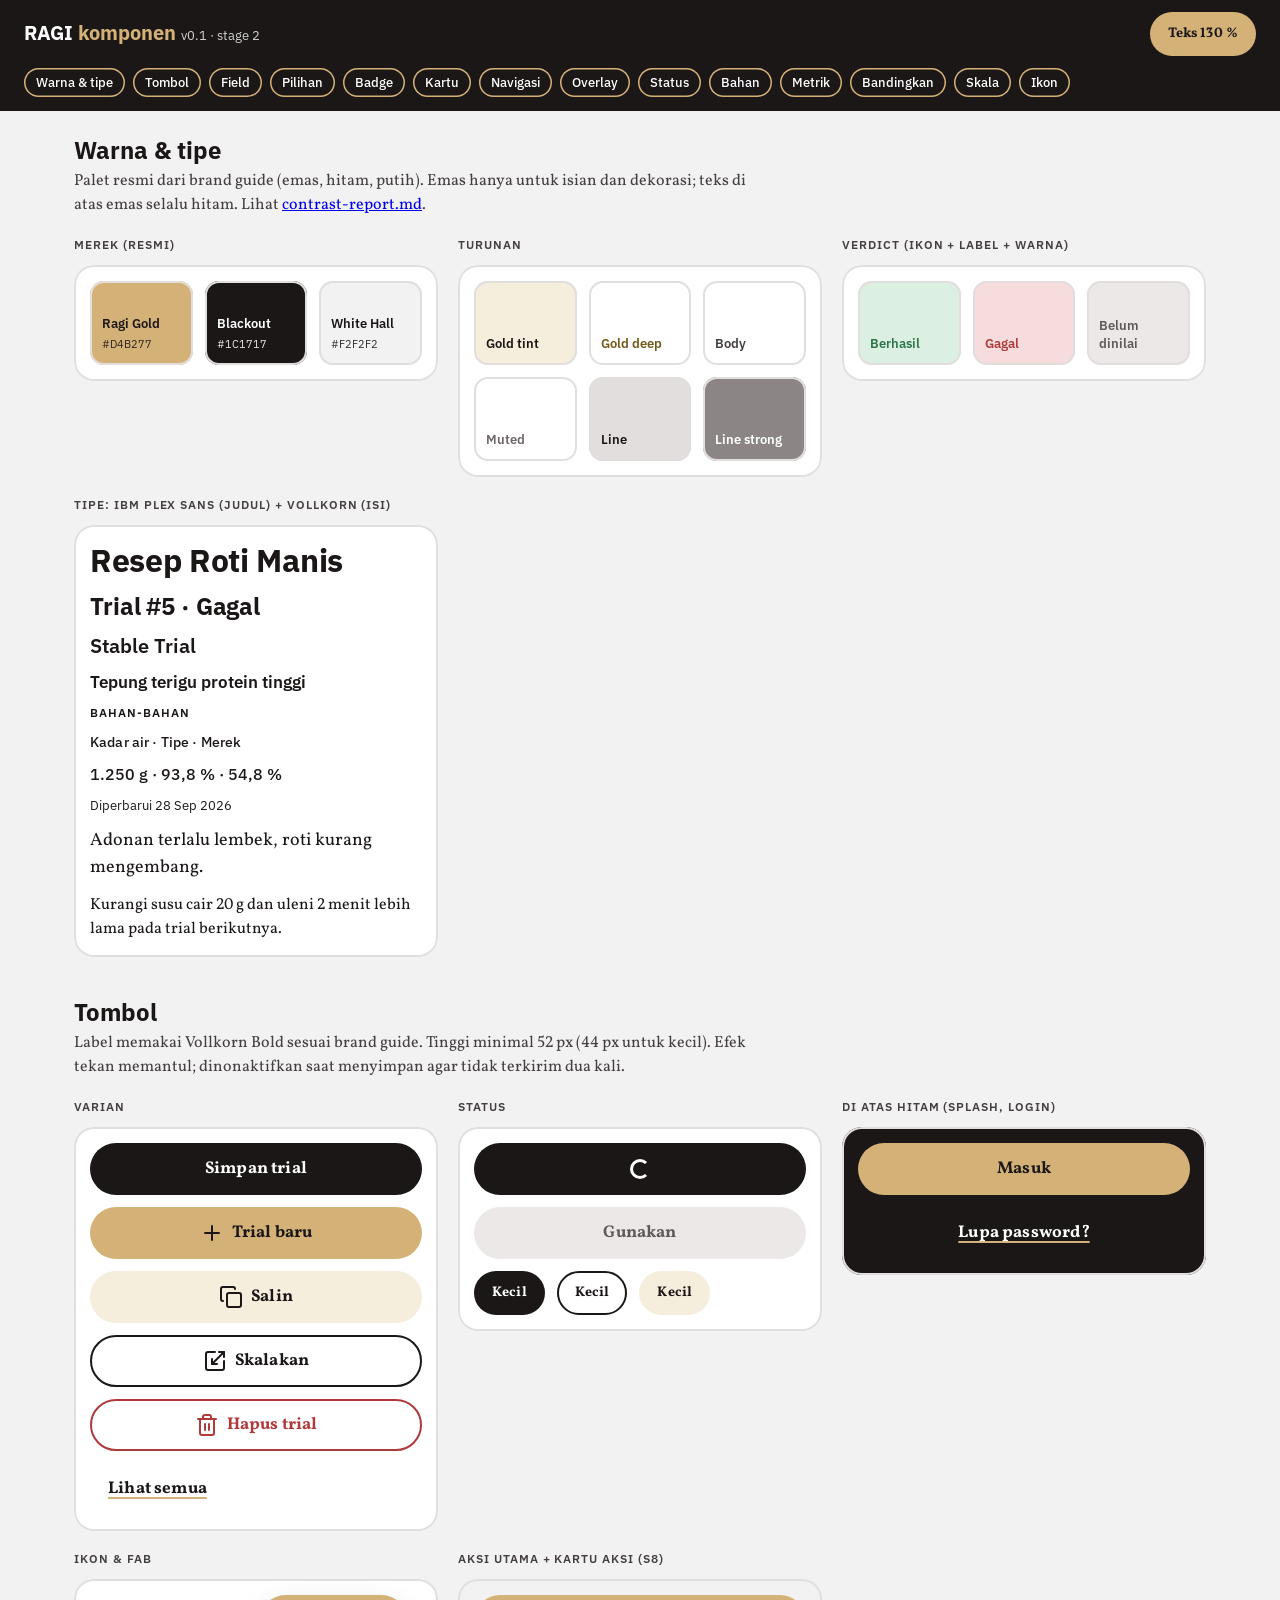
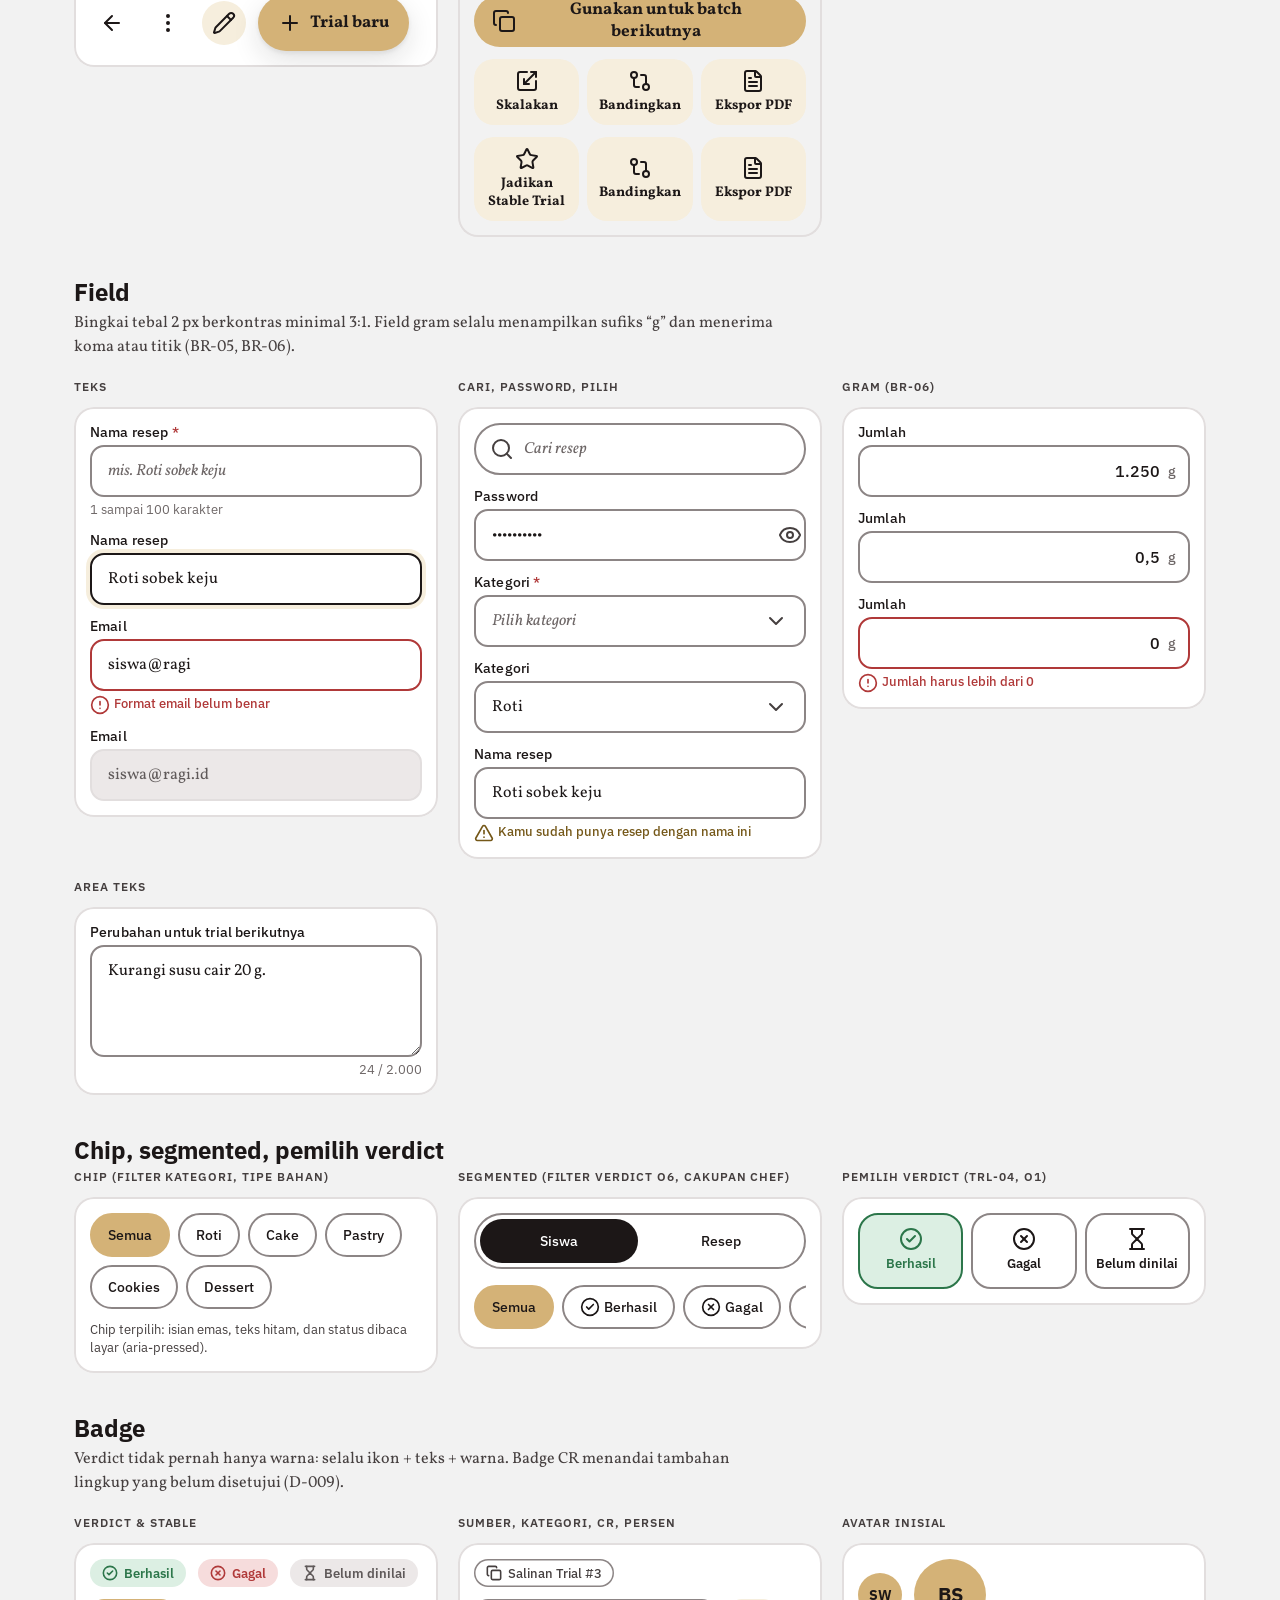
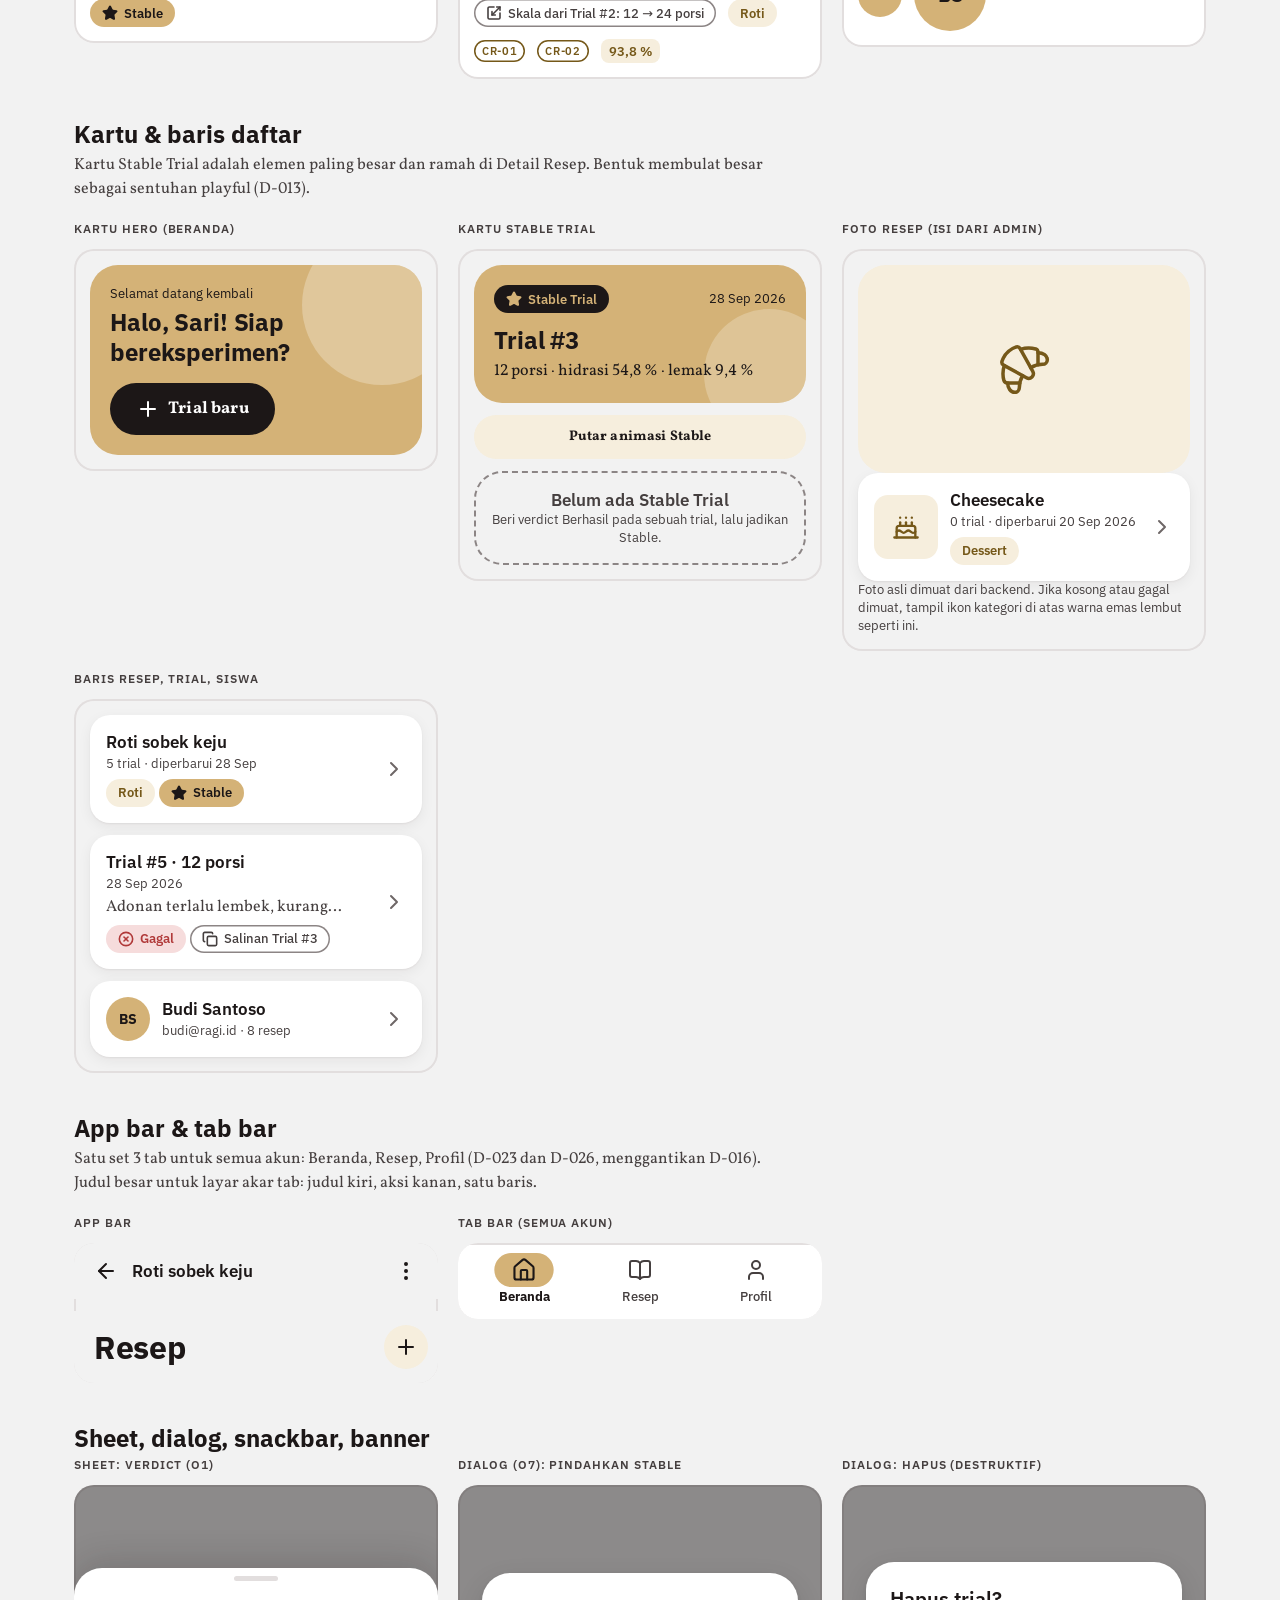
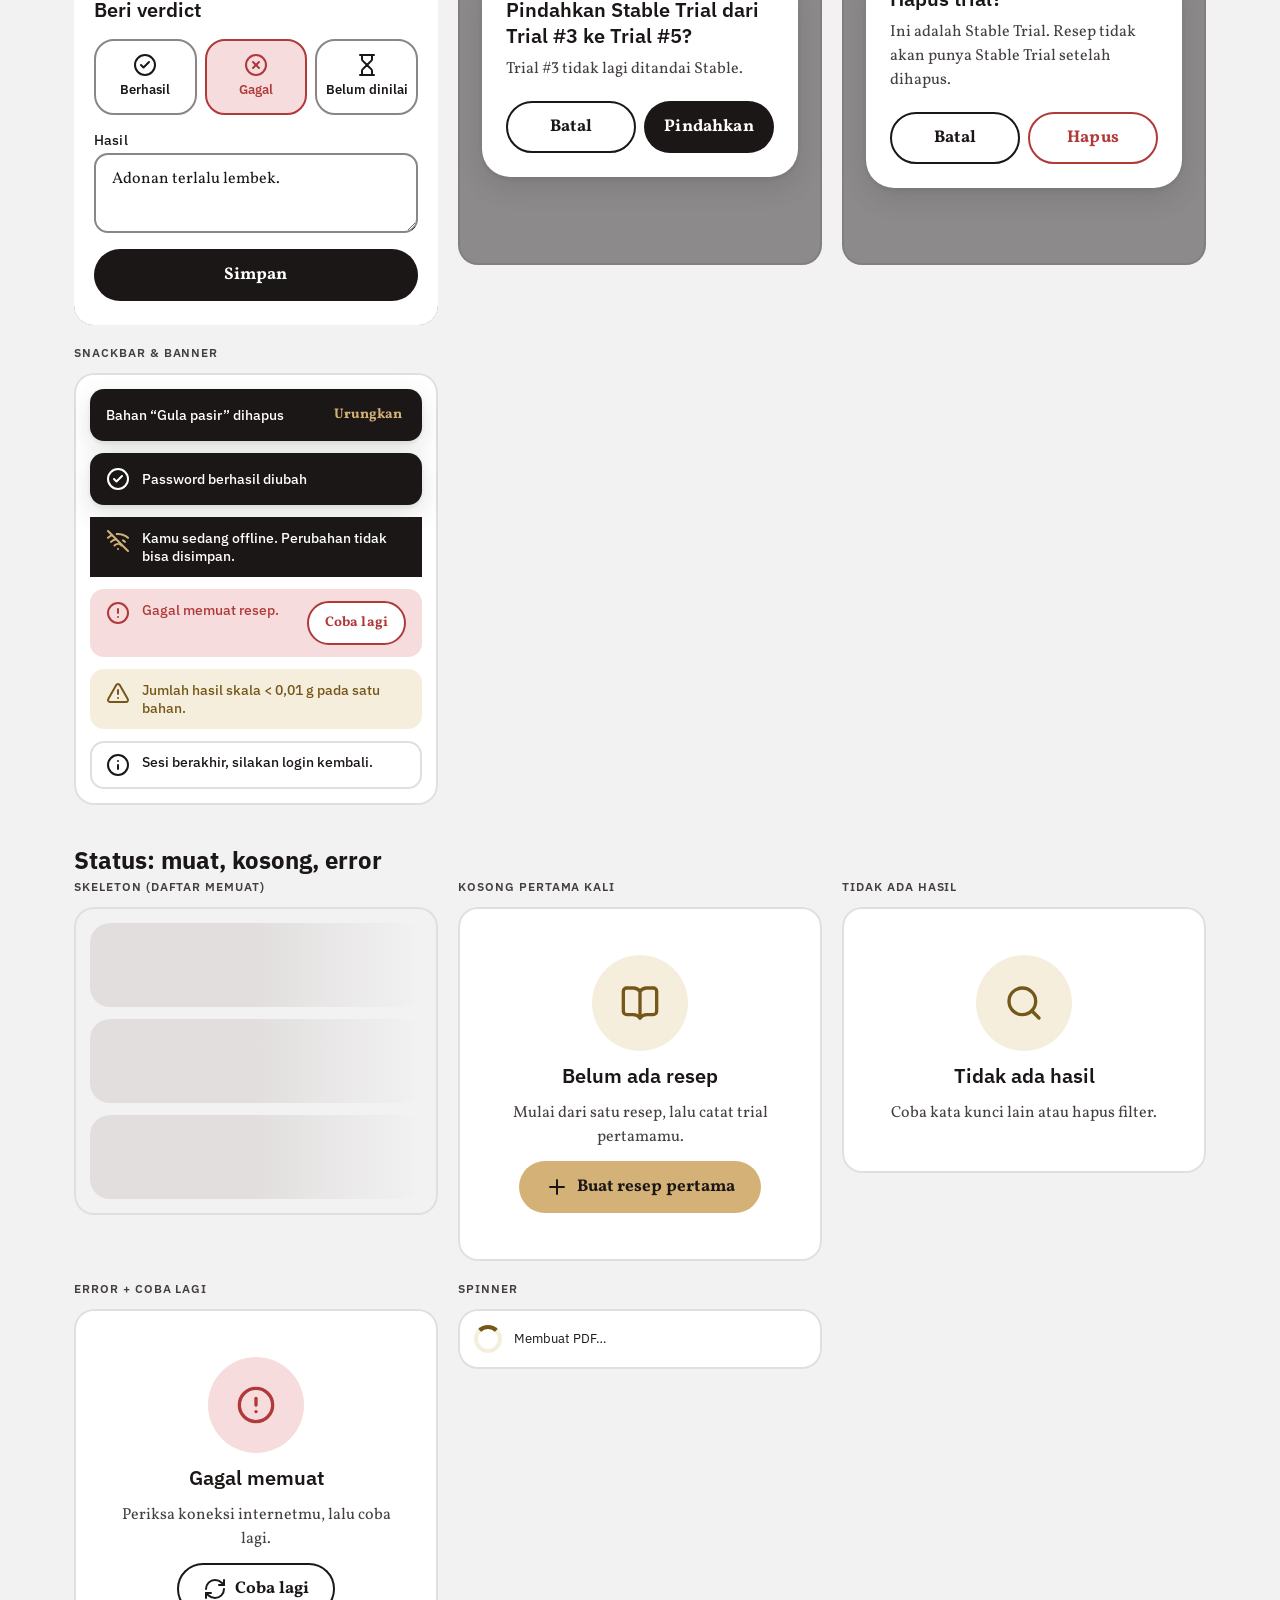
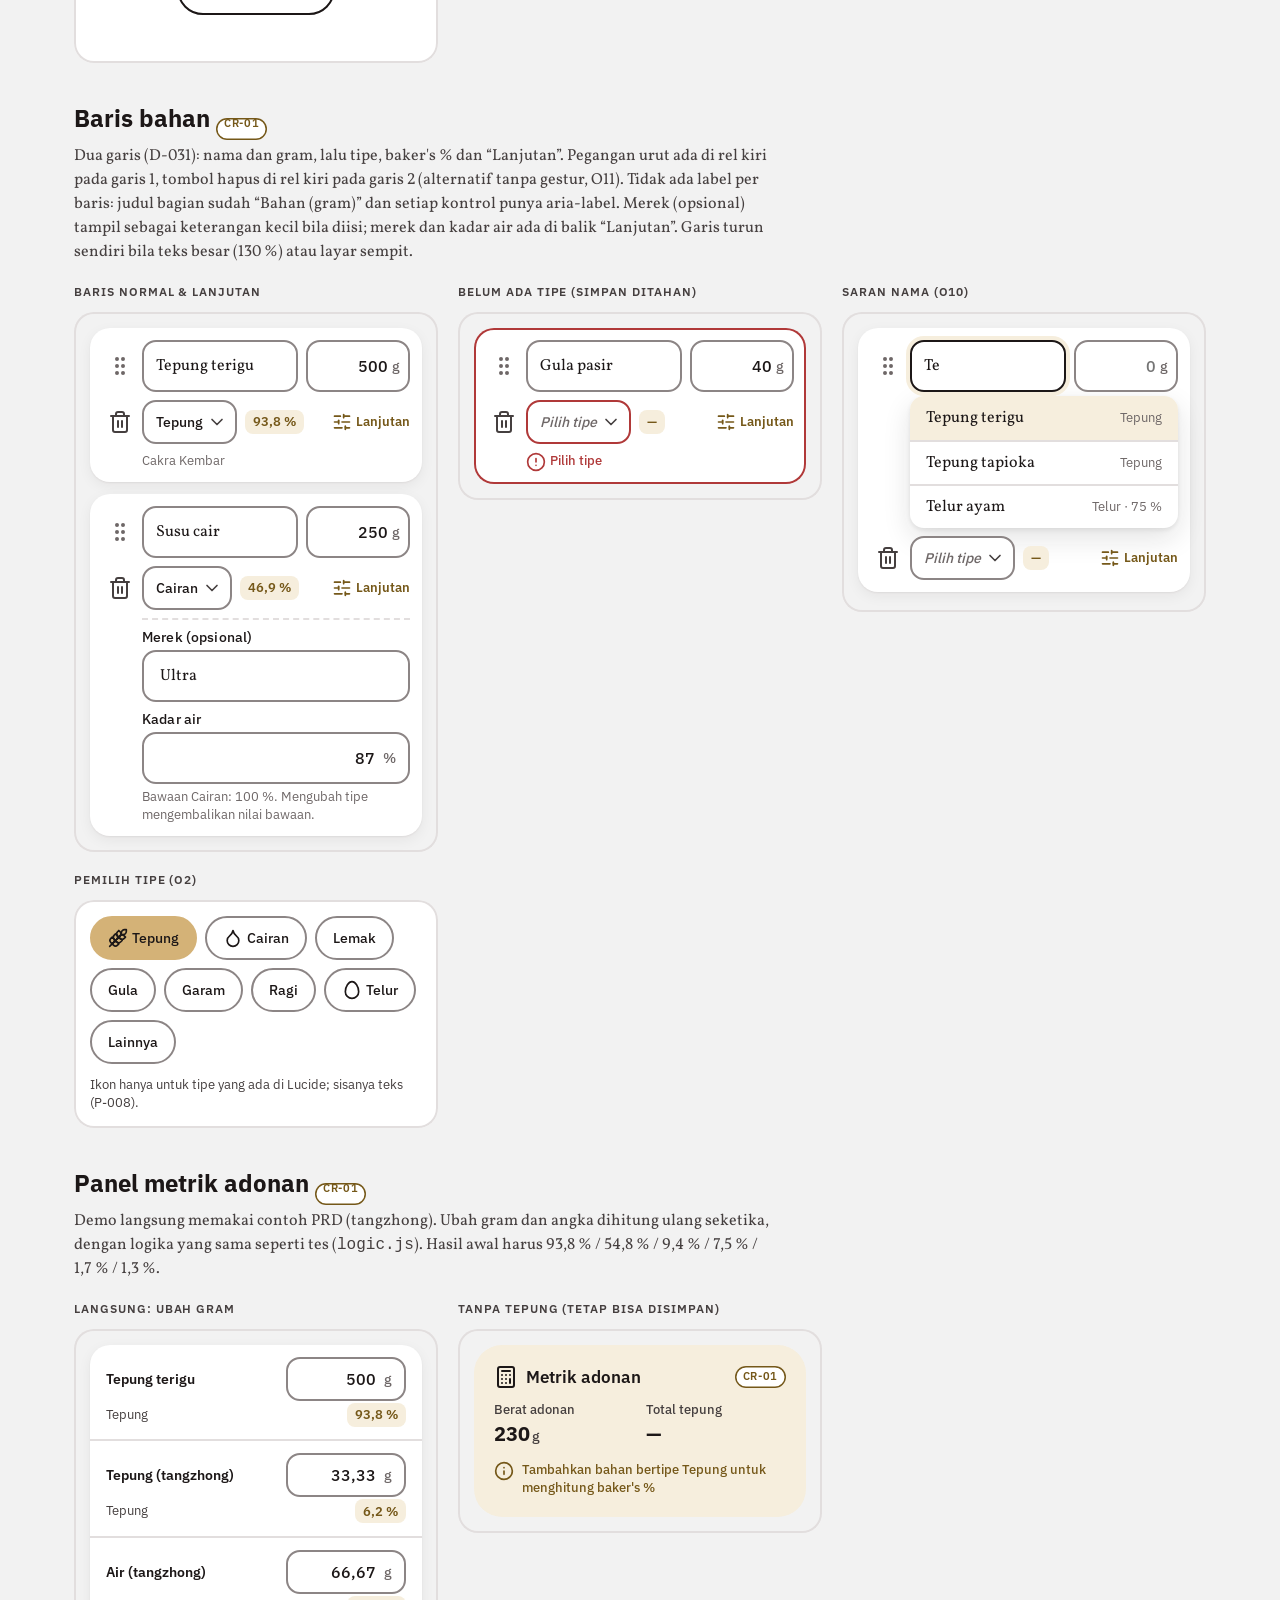
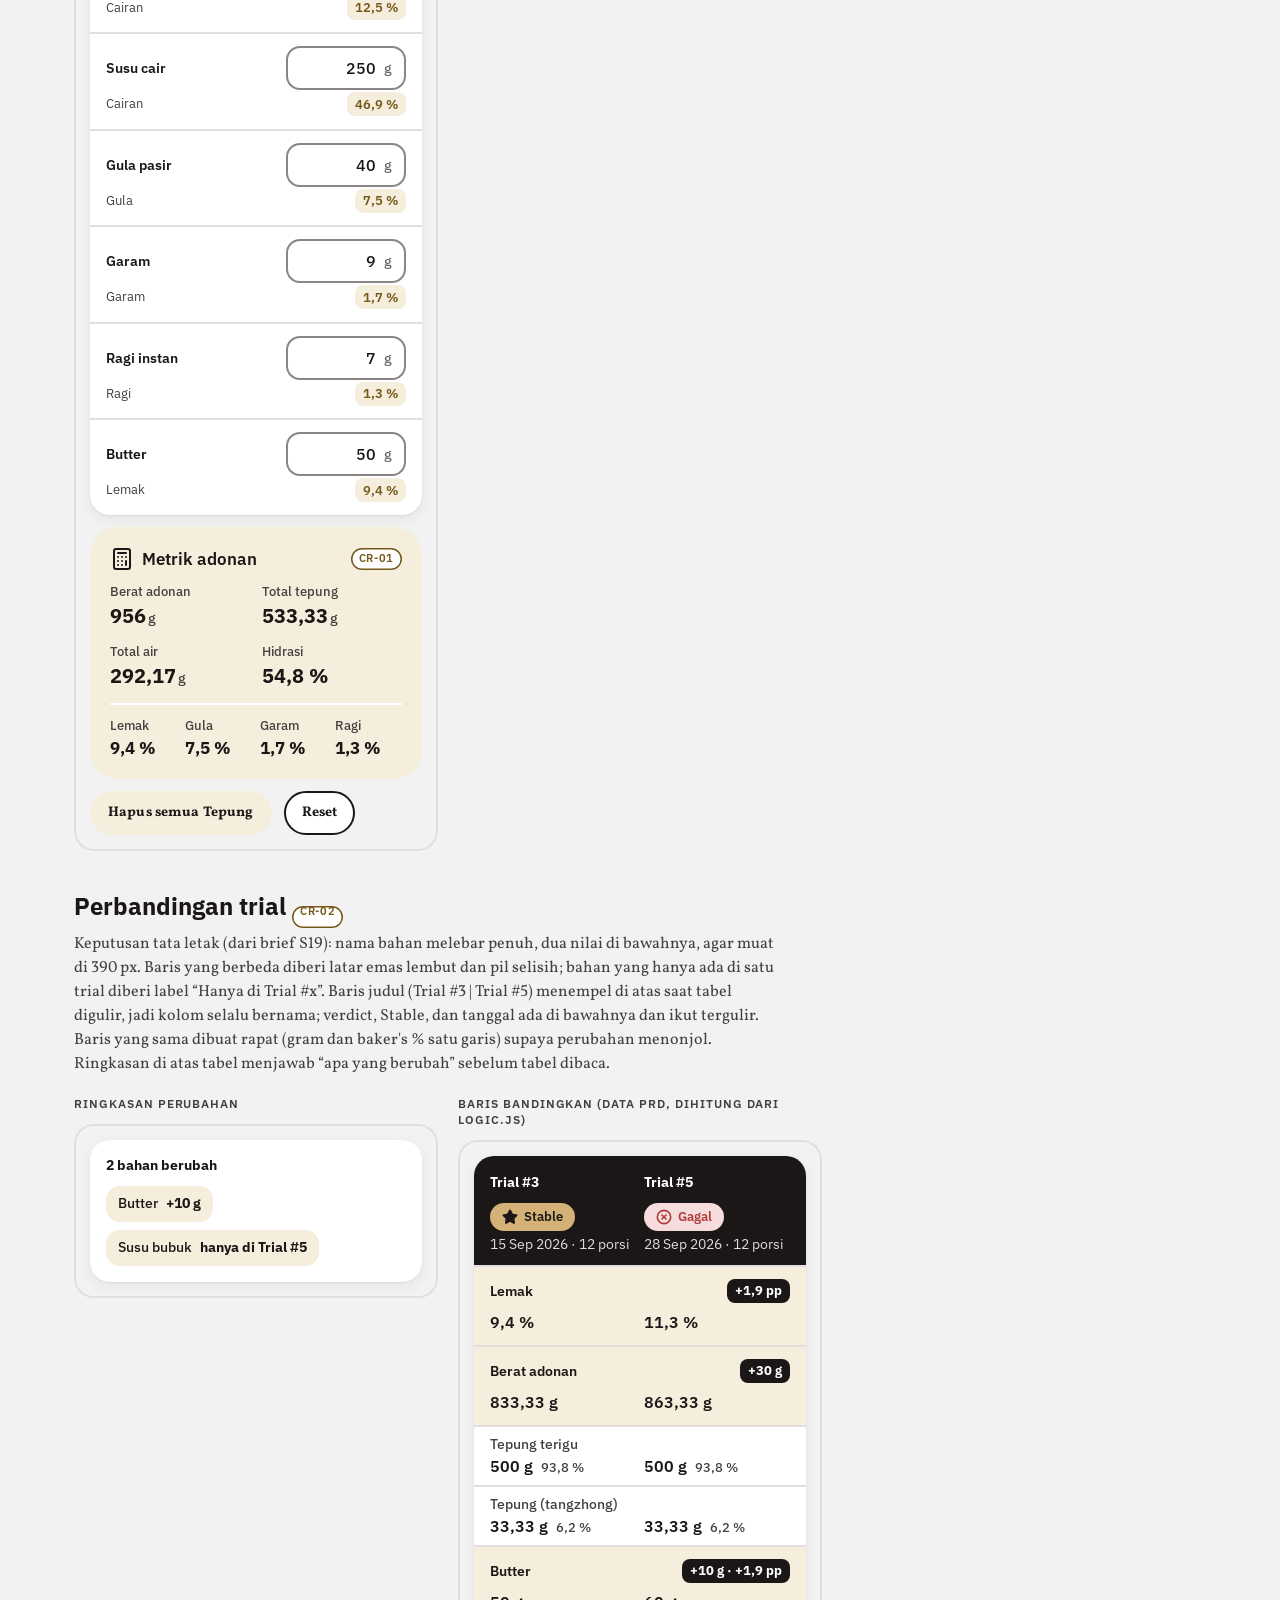
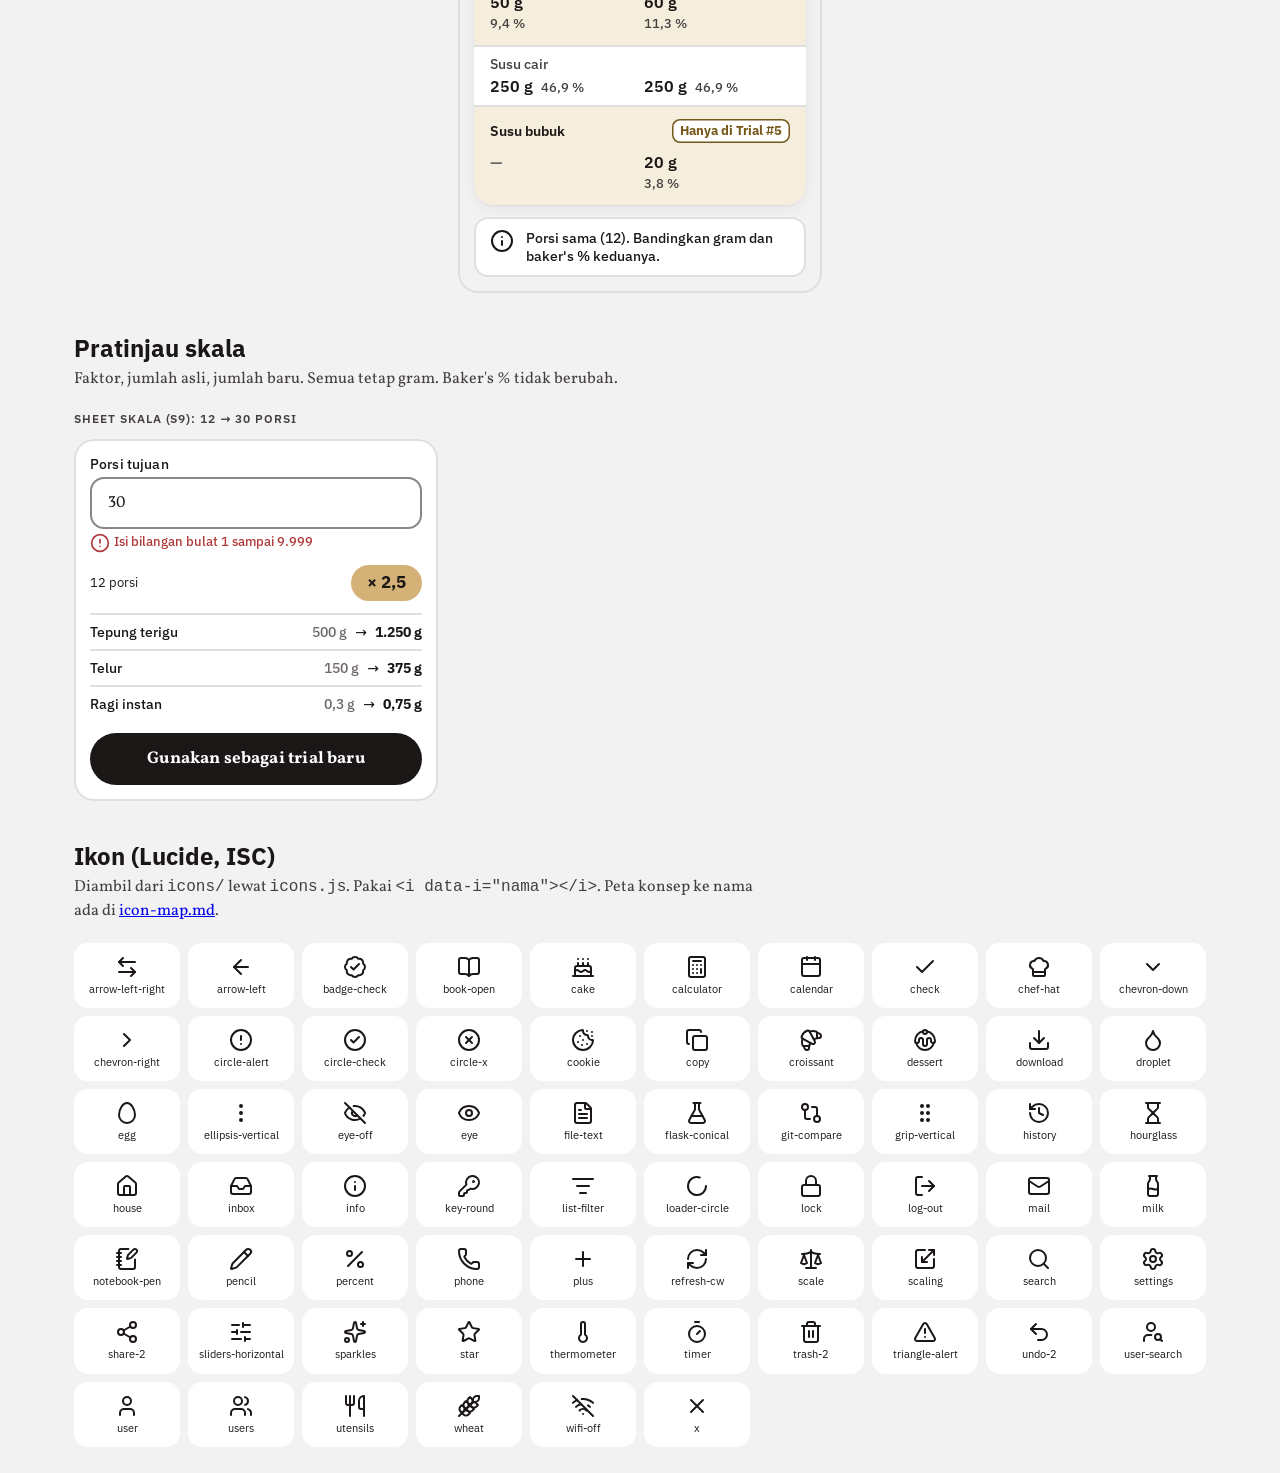
<file: UI_Design/02_Design_System/reference/components.html>
<!doctype html>
<html lang="id">
<head>
<meta charset="utf-8">
<meta name="viewport" content="width=device-width, initial-scale=1">
<title>RAGI Baking Academy Apps: komponen</title>
<link rel="stylesheet" href="tokens.css">
<link rel="stylesheet" href="components.css">
<style>
  /* sheet chrome only (not part of the design system) */
  .sh-head { position: static; z-index: 50; display: flex; flex-wrap: wrap; gap: var(--s-3); align-items: center; justify-content: space-between; padding: var(--s-3) var(--s-6); background: var(--c-ink); color: var(--c-on-ink); }
  .sh-head h1 { margin: 0; font: 700 var(--t-title-m-size)/var(--t-title-m-line) var(--font-heading); }
  .sh-head h1 span { color: var(--c-gold); }
  .sh-head nav { display: flex; gap: var(--s-2); overflow-x: auto; flex: 1 1 100%; order: 3; padding-bottom: 2px; scrollbar-width: none; }
  .sh-head a { white-space: nowrap; }
  .sh-head a { color: var(--c-on-ink); font: 500 var(--t-caption-size)/1 var(--font-heading); text-decoration: none; padding: var(--s-2) var(--s-3); border-radius: var(--r-full); box-shadow: inset 0 0 0 1.5px var(--c-gold); }
  .sh-main { max-width: 1180px; margin: 0 auto; padding: var(--s-6); display: grid; gap: var(--s-10); }
  .sh-sec > h2 { margin: 0 0 var(--s-1); font: 700 var(--t-title-l-size)/var(--t-title-l-line) var(--font-heading); }
  .sh-sec > p { margin: 0 0 var(--s-5); color: var(--c-body); max-width: 70ch; }
  .sh-grid { display: grid; grid-template-columns: repeat(auto-fill, minmax(min(100%, 340px), 1fr)); gap: var(--s-5); align-items: start; }
  .sh-spec { display: grid; gap: var(--s-3); align-content: start; }
  .sh-spec > h3 { margin: 0; font: 600 var(--t-overline-size)/var(--t-overline-line) var(--font-heading); letter-spacing: var(--t-overline-tracking); text-transform: uppercase; color: var(--c-body); }
  .sh-stage { position: relative; background: var(--c-page); border-radius: var(--r-lg); box-shadow: inset 0 0 0 2px var(--c-line); padding: var(--s-4); display: grid; gap: var(--s-3); overflow: hidden; }
  .sh-stage--white { background: var(--c-surface); }
  .sh-stage--ink { background: var(--c-ink); color: var(--c-on-ink); }
  .sh-phone { max-width: 390px; }
  .sh-overlay { min-height: 380px; align-content: start; }
  .sh-row { display: flex; flex-wrap: wrap; gap: var(--s-3); align-items: center; }
  .sh-sw { display: grid; gap: 2px; padding: var(--s-3); border-radius: var(--r-md); min-height: 84px; align-content: end; font: 600 var(--t-caption-size)/var(--t-caption-line) var(--font-heading); box-shadow: inset 0 0 0 2px var(--c-line); }
  .sh-sw small { font-weight: 400; opacity: .9; }
  .sh-icons { display: grid; grid-template-columns: repeat(auto-fill, minmax(104px, 1fr)); gap: var(--s-2); }
  .sh-icons div { display: grid; justify-items: center; gap: var(--s-1); padding: var(--s-3) var(--s-1); background: var(--c-surface); border-radius: var(--r-md); font: 400 11px/1.2 var(--font-heading); text-align: center; word-break: break-all; }
  .sh-note { font: 400 var(--t-caption-size)/var(--t-caption-line) var(--font-heading); color: var(--c-body); margin: 0; }
  .sh-tag { display: inline-block; }
</style>
</head>
<body>
<header class="sh-head">
  <h1>RAGI <span>komponen</span> <small style="font-weight:400;font-size:var(--t-caption-size);opacity:.8">v0.1 · stage 2</small></h1>
  <nav aria-label="Bagian">
    <a href="#warna">Warna &amp; tipe</a><a href="#tombol">Tombol</a><a href="#field">Field</a><a href="#pilihan">Pilihan</a><a href="#badge">Badge</a><a href="#kartu">Kartu</a><a href="#nav">Navigasi</a><a href="#overlay">Overlay</a><a href="#feedback">Status</a><a href="#bahan">Bahan</a><a href="#metrik">Metrik</a><a href="#bandingkan">Bandingkan</a><a href="#skala">Skala</a><a href="#ikon">Ikon</a>
  </nav>
  <button class="btn btn--gold btn--sm" data-toggle-text aria-pressed="false">Teks 130 %</button>
</header>

<main class="sh-main">

<!-- ============ WARNA & TIPE ============ -->
<section class="sh-sec" id="warna">
  <h2>Warna &amp; tipe</h2>
  <p>Palet resmi dari brand guide (emas, hitam, putih). Emas hanya untuk isian dan dekorasi; teks di atas emas selalu hitam. Lihat <a href="contrast-report.md">contrast-report.md</a>.</p>
  <div class="sh-grid">
    <div class="sh-spec"><h3>Merek (resmi)</h3>
      <div class="sh-stage sh-stage--white" style="grid-template-columns:1fr 1fr 1fr">
        <div class="sh-sw" style="background:var(--c-gold);color:var(--c-on-gold)">Ragi Gold<small>#D4B277</small></div>
        <div class="sh-sw" style="background:var(--c-ink);color:var(--c-on-ink)">Blackout<small>#1C1717</small></div>
        <div class="sh-sw" style="background:var(--c-page);color:var(--c-ink)">White Hall<small>#F2F2F2</small></div>
      </div></div>
    <div class="sh-spec"><h3>Turunan</h3>
      <div class="sh-stage sh-stage--white" style="grid-template-columns:1fr 1fr 1fr">
        <div class="sh-sw" style="background:var(--c-gold-tint)">Gold tint</div>
        <div class="sh-sw" style="background:var(--c-surface);color:var(--c-gold-deep)">Gold deep</div>
        <div class="sh-sw" style="background:var(--c-surface);color:var(--c-body)">Body</div>
        <div class="sh-sw" style="background:var(--c-surface);color:var(--c-muted)">Muted</div>
        <div class="sh-sw" style="background:var(--c-line)">Line</div>
        <div class="sh-sw" style="background:var(--c-line-strong);color:var(--c-surface)">Line strong</div>
      </div></div>
    <div class="sh-spec"><h3>Verdict (ikon + label + warna)</h3>
      <div class="sh-stage sh-stage--white" style="grid-template-columns:1fr 1fr 1fr">
        <div class="sh-sw" style="background:var(--c-berhasil-fill);color:var(--c-berhasil-ink)">Berhasil</div>
        <div class="sh-sw" style="background:var(--c-gagal-fill);color:var(--c-gagal-ink)">Gagal</div>
        <div class="sh-sw" style="background:var(--c-belum-fill);color:var(--c-belum-ink)">Belum dinilai</div>
      </div></div>
    <div class="sh-spec"><h3>Tipe: IBM Plex Sans (judul) + Vollkorn (isi)</h3>
      <div class="sh-stage sh-stage--white">
        <div class="t-display">Resep Roti Manis</div>
        <div class="t-title-l">Trial #5 · Gagal</div>
        <div class="t-title-m">Stable Trial</div>
        <div class="t-title-s">Tepung terigu protein tinggi</div>
        <div class="t-overline">Bahan-bahan</div>
        <div class="t-label">Kadar air · Tipe · Merek</div>
        <div class="t-number">1.250 g · 93,8 % · 54,8 %</div>
        <div class="t-caption">Diperbarui 28 Sep 2026</div>
        <div class="t-body-l">Adonan terlalu lembek, roti kurang mengembang.</div>
        <div class="t-body">Kurangi susu cair 20 g dan uleni 2 menit lebih lama pada trial berikutnya.</div>
      </div></div>
  </div>
</section>

<!-- ============ TOMBOL ============ -->
<section class="sh-sec" id="tombol">
  <h2>Tombol</h2>
  <p>Label memakai Vollkorn Bold sesuai brand guide. Tinggi minimal 52 px (44 px untuk kecil). Efek tekan memantul; dinonaktifkan saat menyimpan agar tidak terkirim dua kali.</p>
  <div class="sh-grid">
    <div class="sh-spec"><h3>Varian</h3><div class="sh-stage sh-stage--white">
      <button class="btn btn--primary btn--block"><span class="btn__label">Simpan trial</span></button>
      <button class="btn btn--gold btn--block"><i data-i="plus"></i><span class="btn__label">Trial baru</span></button>
      <button class="btn btn--tonal btn--block"><i data-i="copy"></i><span class="btn__label">Salin</span></button>
      <button class="btn btn--secondary btn--block"><i data-i="scaling"></i><span class="btn__label">Skalakan</span></button>
      <button class="btn btn--danger btn--block"><i data-i="trash-2"></i><span class="btn__label">Hapus trial</span></button>
      <div class="sh-row"><button class="btn btn--text"><span class="btn__label">Lihat semua</span></button></div>
    </div></div>
    <div class="sh-spec"><h3>Status</h3><div class="sh-stage sh-stage--white">
      <button class="btn btn--primary btn--block is-loading"><span class="btn__label">Menyimpan…</span></button>
      <button class="btn btn--primary btn--block" disabled><span class="btn__label">Gunakan</span></button>
      <div class="sh-row"><button class="btn btn--primary btn--sm">Kecil</button><button class="btn btn--secondary btn--sm">Kecil</button><button class="btn btn--tonal btn--sm">Kecil</button></div>
    </div></div>
    <div class="sh-spec"><h3>Di atas hitam (Splash, Login)</h3><div class="sh-stage sh-stage--ink on-ink">
      <button class="btn btn--gold btn--block"><span class="btn__label">Masuk</span></button>
      <button class="btn btn--text" style="color:var(--c-on-ink)"><span class="btn__label">Lupa password?</span></button>
    </div></div>
    <div class="sh-spec"><h3>Ikon &amp; FAB</h3><div class="sh-stage sh-stage--white"><div class="sh-row">
      <button class="btn-icon" aria-label="Kembali"><i data-i="arrow-left"></i></button>
      <button class="btn-icon" aria-label="Menu"><i data-i="ellipsis-vertical"></i></button>
      <button class="btn-icon btn-icon--tonal" aria-label="Edit"><i data-i="pencil"></i></button>
      <button class="fab"><i data-i="plus"></i>Trial baru</button>
    </div></div></div>
    <div class="sh-spec"><h3>Aksi utama + kartu aksi (S8)</h3><div class="sh-stage">
      <button class="btn btn--gold btn--block"><i data-i="copy"></i><span class="btn__label">Gunakan untuk batch berikutnya</span></button>
      <div class="act-row">
        <button class="act-tile"><i data-i="scaling"></i><span>Skalakan</span></button>
        <button class="act-tile"><i data-i="git-compare"></i><span>Bandingkan</span></button>
        <button class="act-tile"><i data-i="file-text"></i><span>Ekspor PDF</span></button>
      </div>
      <div class="act-row">
        <button class="act-tile"><i data-i="star"></i><span>Jadikan Stable Trial</span></button>
        <button class="act-tile"><i data-i="git-compare"></i><span>Bandingkan</span></button>
        <button class="act-tile"><i data-i="file-text"></i><span>Ekspor PDF</span></button>
      </div>
    </div></div>
  </div>
</section>

<!-- ============ FIELD ============ -->
<section class="sh-sec" id="field">
  <h2>Field</h2>
  <p>Bingkai tebal 2 px berkontras minimal 3:1. Field gram selalu menampilkan sufiks “g” dan menerima koma atau titik (BR-05, BR-06).</p>
  <div class="sh-grid">
    <div class="sh-spec"><h3>Teks</h3><div class="sh-stage sh-stage--white">
      <div class="field"><label class="field__label">Nama resep <span class="req">*</span></label><input class="input" placeholder="mis. Roti sobek keju"><span class="field__hint">1 sampai 100 karakter</span></div>
      <div class="field"><label class="field__label">Nama resep</label><input class="input is-focus" value="Roti sobek keju"></div>
      <div class="field is-error"><label class="field__label">Email</label><input class="input" value="siswa@ragi"><span class="field__error"><i data-i="circle-alert" class="icon--sm"></i>Format email belum benar</span></div>
      <div class="field"><label class="field__label">Email</label><input class="input" value="siswa@ragi.id" disabled></div>
    </div></div>
    <div class="sh-spec"><h3>Cari, password, pilih</h3><div class="sh-stage sh-stage--white">
      <div class="input-wrap search"><i data-i="search"></i><input class="input" placeholder="Cari resep" aria-label="Cari resep"></div>
      <div class="field"><label class="field__label">Password</label><div class="input-wrap input-wrap--right"><input class="input" type="password" value="rahasia123"><button class="btn-icon" aria-label="Tampilkan password"><i data-i="eye"></i></button></div></div>
      <div class="field"><label class="field__label">Kategori <span class="req">*</span></label><button class="select"><span class="select__value is-empty">Pilih kategori</span><i data-i="chevron-down"></i></button></div>
      <div class="field"><label class="field__label">Kategori</label><button class="select"><span class="select__value">Roti</span><i data-i="chevron-down"></i></button></div>
      <div class="field"><label class="field__label">Nama resep</label><input class="input" value="Roti sobek keju"><span class="field__warn"><i data-i="triangle-alert" class="icon--sm"></i>Kamu sudah punya resep dengan nama ini</span></div>
    </div></div>
    <div class="sh-spec"><h3>Gram (BR-06)</h3><div class="sh-stage sh-stage--white">
      <div class="field"><label class="field__label">Jumlah</label><div class="gram"><input inputmode="decimal" value="1.250" aria-label="Jumlah dalam gram"><span class="gram__unit">g</span></div></div>
      <div class="field"><label class="field__label">Jumlah</label><div class="gram"><input inputmode="decimal" value="0,5"><span class="gram__unit">g</span></div></div>
      <div class="field is-error"><label class="field__label">Jumlah</label><div class="gram"><input inputmode="decimal" value="0"><span class="gram__unit">g</span></div><span class="field__error"><i data-i="circle-alert" class="icon--sm"></i>Jumlah harus lebih dari 0</span></div>
    </div></div>
    <div class="sh-spec"><h3>Area teks</h3><div class="sh-stage sh-stage--white">
      <div class="field"><label class="field__label">Perubahan untuk trial berikutnya</label><textarea class="textarea" placeholder="Apa yang mau kamu ubah?">Kurangi susu cair 20 g.</textarea><span class="textarea__count">24 / 2.000</span></div>
    </div></div>
  </div>
</section>

<!-- ============ PILIHAN ============ -->
<section class="sh-sec" id="pilihan">
  <h2>Chip, segmented, pemilih verdict</h2>
  <div class="sh-grid">
    <div class="sh-spec"><h3>Chip (filter kategori, tipe bahan)</h3><div class="sh-stage sh-stage--white">
      <div class="chip-grid" id="chips">
        <button class="chip" aria-pressed="true">Semua</button><button class="chip" aria-pressed="false">Roti</button><button class="chip" aria-pressed="false">Cake</button><button class="chip" aria-pressed="false">Pastry</button><button class="chip" aria-pressed="false">Cookies</button><button class="chip" aria-pressed="false">Dessert</button>
      </div>
      <p class="sh-note">Chip terpilih: isian emas, teks hitam, dan status dibaca layar (aria-pressed).</p>
    </div></div>
    <div class="sh-spec"><h3>Segmented (filter verdict O6, cakupan Chef)</h3><div class="sh-stage sh-stage--white">
      <div class="segmented" data-seg><button aria-pressed="true">Siswa</button><button aria-pressed="false">Resep</button></div>
      <div class="chip-row" style="padding-left:0"><button class="chip" aria-pressed="true">Semua</button><button class="chip" aria-pressed="false"><i data-i="circle-check" class="icon--sm"></i>Berhasil</button><button class="chip" aria-pressed="false"><i data-i="circle-x" class="icon--sm"></i>Gagal</button><button class="chip" aria-pressed="false"><i data-i="hourglass" class="icon--sm"></i>Belum dinilai</button></div>
    </div></div>
    <div class="sh-spec"><h3>Pemilih verdict (TRL-04, O1)</h3><div class="sh-stage sh-stage--white">
      <div class="verdict-picker" data-vp>
        <button data-v="berhasil" aria-pressed="true"><i data-i="circle-check"></i>Berhasil</button>
        <button data-v="gagal" aria-pressed="false"><i data-i="circle-x"></i>Gagal</button>
        <button data-v="belum" aria-pressed="false"><i data-i="hourglass"></i>Belum dinilai</button>
      </div>
    </div></div>
  </div>
</section>

<!-- ============ BADGE ============ -->
<section class="sh-sec" id="badge">
  <h2>Badge</h2>
  <p>Verdict tidak pernah hanya warna: selalu ikon + teks + warna. Badge CR menandai tambahan lingkup yang belum disetujui (D-009).</p>
  <div class="sh-grid">
    <div class="sh-spec"><h3>Verdict &amp; Stable</h3><div class="sh-stage sh-stage--white"><div class="sh-row">
      <span class="badge badge--berhasil"><i data-i="circle-check"></i>Berhasil</span>
      <span class="badge badge--gagal"><i data-i="circle-x"></i>Gagal</span>
      <span class="badge badge--belum"><i data-i="hourglass"></i>Belum dinilai</span>
      <span class="badge badge--stable badge--pop"><i data-i="star"></i>Stable</span>
    </div></div></div>
    <div class="sh-spec"><h3>Sumber, kategori, CR, persen</h3><div class="sh-stage sh-stage--white"><div class="sh-row">
      <span class="badge badge--source"><i data-i="copy"></i>Salinan Trial #3</span>
      <span class="badge badge--source"><i data-i="scaling"></i>Skala dari Trial #2: 12 → 24 porsi</span>
      <span class="badge badge--category">Roti</span>
      <span class="badge badge--cr">CR-01</span><span class="badge badge--cr">CR-02</span>
      <span class="pct">93,8 %</span>
    </div></div></div>
    <div class="sh-spec"><h3>Avatar inisial</h3><div class="sh-stage sh-stage--white"><div class="sh-row">
      <span class="avatar" aria-label="Sari Wulandari">SW</span><span class="avatar avatar--lg" aria-label="Budi Santoso">BS</span>
    </div></div></div>
  </div>
</section>

<!-- ============ KARTU & BARIS ============ -->
<section class="sh-sec" id="kartu">
  <h2>Kartu &amp; baris daftar</h2>
  <p>Kartu Stable Trial adalah elemen paling besar dan ramah di Detail Resep. Bentuk membulat besar sebagai sentuhan playful (D-013).</p>
  <div class="sh-grid">
    <div class="sh-spec sh-phone"><h3>Kartu hero (Beranda)</h3><div class="sh-stage">
      <div class="card card--hero">
        <div class="t-caption">Selamat datang kembali</div>
        <div class="t-title-l" style="margin:var(--s-1) 0 var(--s-4)">Halo, Sari! Siap bereksperimen?</div>
        <button class="btn btn--primary"><i data-i="plus"></i><span class="btn__label">Trial baru</span></button>
      </div></div></div>
    <div class="sh-spec sh-phone"><h3>Kartu Stable Trial</h3><div class="sh-stage">
      <div class="card card--stable celebrate" id="stable-card">
        <span class="spark" style="left:44px;top:30px"></span><span class="spark" style="left:44px;top:30px"></span><span class="spark" style="left:44px;top:30px"></span><span class="spark" style="left:44px;top:30px"></span>
        <div class="sh-row" style="justify-content:space-between"><span class="badge badge--stable"><i data-i="star"></i>Stable Trial</span><span class="t-caption">28 Sep 2026</span></div>
        <div class="t-title-l" style="margin:var(--s-3) 0 var(--s-1)">Trial #3</div>
        <div class="t-body">12 porsi · hidrasi 54,8 % · lemak 9,4 %</div>
      </div>
      <button class="btn btn--tonal btn--sm" onclick="var c=document.getElementById('stable-card');c.classList.remove('celebrate');void c.offsetWidth;c.classList.add('celebrate');c.querySelectorAll('.spark').forEach(function(s){s.style.animation='none';void s.offsetWidth;s.style.animation=''})">Putar animasi Stable</button>
      <div class="card card--empty-stable"><div class="t-title-s">Belum ada Stable Trial</div><p class="sh-note">Beri verdict Berhasil pada sebuah trial, lalu jadikan Stable.</p></div>
    </div></div>
    <div class="sh-spec sh-phone"><h3>Foto resep (isi dari admin)</h3><div class="sh-stage"><div class="stack">
      <div class="photo is-fallback" role="img" aria-label="Foto resep belum tersedia"><i data-i="croissant"></i></div>
      <div class="list"><div class="row"><span class="thumb is-fallback" aria-hidden="true"><i data-i="cake"></i></span><div class="row__main"><span class="row__title">Cheesecake</span><span class="row__meta">0 trial · diperbarui 20 Sep 2026</span><span class="row__tags"><span class="badge badge--category">Dessert</span></span></div><i data-i="chevron-right" class="chev"></i></div></div>
      <p class="sh-note">Foto asli dimuat dari backend. Jika kosong atau gagal dimuat, tampil ikon kategori di atas warna emas lembut seperti ini.</p>
    </div></div></div>
    <div class="sh-spec sh-phone"><h3>Baris resep, trial, siswa</h3><div class="sh-stage"><div class="list">
      <button class="row"><span class="row__main"><span class="row__title">Roti sobek keju</span><span class="row__meta">5 trial · diperbarui 28 Sep</span><span class="row__tags"><span class="badge badge--category">Roti</span><span class="badge badge--stable"><i data-i="star"></i>Stable</span></span></span><i data-i="chevron-right" class="chev"></i></button>
      <button class="row"><span class="row__main"><span class="row__title">Trial #5 · 12 porsi</span><span class="row__meta">28 Sep 2026</span><span class="row__excerpt">Adonan terlalu lembek, kurang mengembang.</span><span class="row__tags"><span class="badge badge--gagal"><i data-i="circle-x"></i>Gagal</span><span class="badge badge--source"><i data-i="copy"></i>Salinan Trial #3</span></span></span><i data-i="chevron-right" class="chev"></i></button>
      <button class="row"><span class="avatar">BS</span><span class="row__main"><span class="row__title">Budi Santoso</span><span class="row__meta">budi@ragi.id · 8 resep</span></span><i data-i="chevron-right" class="chev"></i></button>
    </div></div></div>
  </div>
</section>

<!-- ============ NAVIGASI ============ -->
<section class="sh-sec" id="nav">
  <h2>App bar &amp; tab bar</h2>
  <p>Satu set 3 tab untuk semua akun: Beranda, Resep, Profil (D-023 dan D-026, menggantikan D-016). Judul besar untuk layar akar tab: judul kiri, aksi kanan, satu baris.</p>
  <div class="sh-grid">
    <div class="sh-spec sh-phone"><h3>App bar</h3><div class="sh-stage" style="padding:0">
      <div class="appbar"><button class="btn-icon" aria-label="Kembali"><i data-i="arrow-left"></i></button><div class="appbar__title">Roti sobek keju</div><button class="btn-icon" aria-label="Menu"><i data-i="ellipsis-vertical"></i></button></div>
      <div class="appbar appbar--large"><div class="appbar__display">Resep</div><button class="btn-icon btn-icon--tonal" aria-label="Buat resep"><i data-i="plus"></i></button></div>
    </div></div>
    <div class="sh-spec sh-phone"><h3>Tab bar (semua akun)</h3><div class="sh-stage" style="padding:0">
      <div class="tabbar" data-tabs>
        <button class="tab is-active"><span class="tab__pill"><i data-i="house"></i></span>Beranda</button>
        <button class="tab"><span class="tab__pill"><i data-i="book-open"></i></span>Resep</button>
        <button class="tab"><span class="tab__pill"><i data-i="user"></i></span>Profil</button>
      </div></div></div>
  </div>
</section>

<!-- ============ OVERLAY ============ -->
<section class="sh-sec" id="overlay">
  <h2>Sheet, dialog, snackbar, banner</h2>
  <div class="sh-grid">
    <div class="sh-spec sh-phone"><h3>Sheet: verdict (O1)</h3><div class="sh-stage sh-overlay" style="min-height:440px">
      <div class="scrim"></div>
      <div class="sheet"><div class="sheet__grab"></div><h4 class="sheet__title">Beri verdict</h4>
        <div class="verdict-picker" data-vp><button data-v="berhasil" aria-pressed="false"><i data-i="circle-check"></i>Berhasil</button><button data-v="gagal" aria-pressed="true"><i data-i="circle-x"></i>Gagal</button><button data-v="belum" aria-pressed="false"><i data-i="hourglass"></i>Belum dinilai</button></div>
        <div class="field" style="margin:var(--s-4) 0"><label class="field__label">Hasil</label><textarea class="textarea" style="min-height:80px">Adonan terlalu lembek.</textarea></div>
        <button class="btn btn--primary btn--block">Simpan</button></div>
    </div></div>
    <div class="sh-spec sh-phone"><h3>Dialog (O7): pindahkan Stable</h3><div class="sh-stage sh-overlay">
      <div class="scrim"></div>
      <div class="dialog"><h4 class="dialog__title">Pindahkan Stable Trial dari Trial #3 ke Trial #5?</h4><p class="dialog__body">Trial #3 tidak lagi ditandai Stable.</p>
        <div class="dialog__actions"><button class="btn btn--secondary">Batal</button><button class="btn btn--primary">Pindahkan</button></div></div>
    </div></div>
    <div class="sh-spec sh-phone"><h3>Dialog: hapus (destruktif)</h3><div class="sh-stage sh-overlay">
      <div class="scrim"></div>
      <div class="dialog"><h4 class="dialog__title">Hapus trial?</h4><p class="dialog__body">Ini adalah Stable Trial. Resep tidak akan punya Stable Trial setelah dihapus.</p>
        <div class="dialog__actions"><button class="btn btn--secondary">Batal</button><button class="btn btn--danger">Hapus</button></div></div>
    </div></div>
    <div class="sh-spec sh-phone"><h3>Snackbar &amp; banner</h3><div class="sh-stage sh-stage--white">
      <div class="snackbar"><span class="snackbar__msg">Bahan “Gula pasir” dihapus</span><button class="snackbar__action">Urungkan</button></div>
      <div class="snackbar"><i data-i="circle-check" style="margin-left:0"></i><span class="snackbar__msg">Password berhasil diubah</span></div>
      <div class="banner banner--offline"><i data-i="wifi-off"></i>Kamu sedang offline. Perubahan tidak bisa disimpan.</div>
      <div class="banner banner--error"><i data-i="circle-alert"></i><span>Gagal memuat resep.</span><button class="btn btn--sm btn--danger banner__action">Coba lagi</button></div>
      <div class="banner banner--warn"><i data-i="triangle-alert"></i>Jumlah hasil skala &lt; 0,01 g pada satu bahan.</div>
      <div class="banner banner--info"><i data-i="info"></i>Sesi berakhir, silakan login kembali.</div>
    </div></div>
  </div>
</section>

<!-- ============ STATUS ============ -->
<section class="sh-sec" id="feedback">
  <h2>Status: muat, kosong, error</h2>
  <div class="sh-grid">
    <div class="sh-spec sh-phone"><h3>Skeleton (daftar memuat)</h3><div class="sh-stage"><div class="list">
      <div class="skeleton" style="height:84px;border-radius:var(--r-lg)"></div><div class="skeleton" style="height:84px;border-radius:var(--r-lg)"></div><div class="skeleton" style="height:84px;border-radius:var(--r-lg)"></div>
    </div></div></div>
    <div class="sh-spec sh-phone"><h3>Kosong pertama kali</h3><div class="sh-stage sh-stage--white"><div class="empty">
      <div class="empty__art"><i data-i="book-open"></i></div><h4 class="empty__title">Belum ada resep</h4><p class="empty__body">Mulai dari satu resep, lalu catat trial pertamamu.</p>
      <button class="btn btn--gold"><i data-i="plus"></i><span class="btn__label">Buat resep pertama</span></button></div></div></div>
    <div class="sh-spec sh-phone"><h3>Tidak ada hasil</h3><div class="sh-stage sh-stage--white"><div class="empty">
      <div class="empty__art"><i data-i="search"></i></div><h4 class="empty__title">Tidak ada hasil</h4><p class="empty__body">Coba kata kunci lain atau hapus filter.</p></div></div></div>
    <div class="sh-spec sh-phone"><h3>Error + coba lagi</h3><div class="sh-stage sh-stage--white"><div class="empty">
      <div class="empty__art" style="background:var(--c-gagal-fill);color:var(--c-gagal-ink)"><i data-i="circle-alert"></i></div><h4 class="empty__title">Gagal memuat</h4><p class="empty__body">Periksa koneksi internetmu, lalu coba lagi.</p>
      <button class="btn btn--secondary"><i data-i="refresh-cw"></i><span class="btn__label">Coba lagi</span></button></div></div></div>
    <div class="sh-spec sh-phone"><h3>Spinner</h3><div class="sh-stage sh-stage--white"><div class="sh-row"><div class="spinner" role="status" aria-label="Memuat"></div><span class="t-caption">Membuat PDF…</span></div></div></div>
  </div>
</section>

<!-- ============ BAHAN ============ -->
<section class="sh-sec" id="bahan">
  <h2>Baris bahan <span class="badge badge--cr sh-tag">CR-01</span></h2>
  <p>Dua garis (D-031): nama dan gram, lalu tipe, baker's % dan “Lanjutan”. Pegangan urut ada di rel kiri pada garis 1, tombol hapus di rel kiri pada garis 2 (alternatif tanpa gestur, O11). Tidak ada label per baris: judul bagian sudah “Bahan (gram)” dan setiap kontrol punya aria-label. Merek (opsional) tampil sebagai keterangan kecil bila diisi; merek dan kadar air ada di balik “Lanjutan”. Garis turun sendiri bila teks besar (130 %) atau layar sempit.</p>
  <div class="sh-grid">
    <div class="sh-spec sh-phone"><h3>Baris normal &amp; lanjutan</h3><div class="sh-stage"><div class="list">
      <div class="ing" role="group" aria-label="Bahan 1">
        <span class="ing__handle" aria-label="Geser untuk mengurutkan"><i data-i="grip-vertical"></i></span>
        <div class="ing__top"><div class="ing__main">
          <div class="field ing__name"><input class="input" value="Tepung terigu" placeholder="mis. Tepung terigu" aria-label="Nama bahan"></div>
          <div class="field ing__grams"><div class="gram"><input inputmode="decimal" value="500" placeholder="0" aria-label="Jumlah dalam gram"><span class="gram__unit">g</span></div></div>
        </div></div>
        <button class="btn-icon ing__del" aria-label="Hapus bahan"><i data-i="trash-2"></i></button>
        <div class="ing__meta"><div class="field ing__type"><button class="select" aria-label="Tipe bahan"><span class="select__value">Tepung</span><i data-i="chevron-down" class="icon--sm"></i></button></div><span class="pct">93,8 %</span><button class="ing__toggle" aria-expanded="false"><i data-i="sliders-horizontal" class="icon--sm"></i>Lanjutan</button></div>
        <div class="ing__notes"><span class="ing__brand t-caption">Cakra Kembar</span></div>
      </div>
      <div class="ing" role="group" aria-label="Bahan 2">
        <span class="ing__handle" aria-label="Geser untuk mengurutkan"><i data-i="grip-vertical"></i></span>
        <div class="ing__top"><div class="ing__main">
          <div class="field ing__name"><input class="input" value="Susu cair" placeholder="mis. Tepung terigu" aria-label="Nama bahan"></div>
          <div class="field ing__grams"><div class="gram"><input inputmode="decimal" value="250" placeholder="0" aria-label="Jumlah dalam gram"><span class="gram__unit">g</span></div></div>
        </div></div>
        <button class="btn-icon ing__del" aria-label="Hapus bahan"><i data-i="trash-2"></i></button>
        <div class="ing__meta"><div class="field ing__type"><button class="select" aria-label="Tipe bahan"><span class="select__value">Cairan</span><i data-i="chevron-down" class="icon--sm"></i></button></div><span class="pct">46,9 %</span><button class="ing__toggle" aria-expanded="true"><i data-i="sliders-horizontal" class="icon--sm"></i>Lanjutan</button></div>
        <div class="ing__adv"><div class="field"><label class="field__label">Merek (opsional)</label><input class="input" value="Ultra"></div><div class="field"><label class="field__label">Kadar air</label><div class="gram"><input inputmode="decimal" value="87"><span class="gram__unit">%</span></div><span class="field__hint">Bawaan Cairan: 100 %. Mengubah tipe mengembalikan nilai bawaan.</span></div></div>
      </div>
    </div></div></div>
    <div class="sh-spec sh-phone"><h3>Belum ada tipe (Simpan ditahan)</h3><div class="sh-stage"><div class="list">
      <div class="ing is-invalid" role="group" aria-label="Bahan 1">
        <span class="ing__handle" aria-label="Geser untuk mengurutkan"><i data-i="grip-vertical"></i></span>
        <div class="ing__top"><div class="ing__main">
          <div class="field ing__name"><input class="input" value="Gula pasir" placeholder="mis. Tepung terigu" aria-label="Nama bahan"></div>
          <div class="field ing__grams"><div class="gram"><input inputmode="decimal" value="40" placeholder="0" aria-label="Jumlah dalam gram"><span class="gram__unit">g</span></div></div>
        </div></div>
        <button class="btn-icon ing__del" aria-label="Hapus bahan"><i data-i="trash-2"></i></button>
        <div class="ing__meta"><div class="field ing__type is-error"><button class="select" aria-label="Tipe bahan" aria-invalid="true"><span class="select__value is-empty">Pilih tipe</span><i data-i="chevron-down" class="icon--sm"></i></button></div><span class="pct">—</span><button class="ing__toggle" aria-expanded="false"><i data-i="sliders-horizontal" class="icon--sm"></i>Lanjutan</button></div>
        <div class="ing__notes"><span class="field__error" role="alert"><i data-i="circle-alert" class="icon--sm"></i>Pilih tipe</span></div>
      </div>
    </div></div></div>
    <div class="sh-spec sh-phone"><h3>Saran nama (O10)</h3><div class="sh-stage sh-overlay" style="min-height:300px;align-content:start"><div class="list">
      <div class="ing" role="group" aria-label="Bahan 1">
        <span class="ing__handle" aria-label="Geser untuk mengurutkan"><i data-i="grip-vertical"></i></span>
        <div class="ing__top"><div class="ing__main">
          <div class="field ing__name"><input class="input is-focus" value="Te" placeholder="mis. Tepung terigu" aria-label="Nama bahan"></div>
          <div class="field ing__grams"><div class="gram"><input inputmode="decimal" value="" placeholder="0" aria-label="Jumlah dalam gram"><span class="gram__unit">g</span></div></div>
        </div>
          <div class="suggest" role="listbox" style="margin-top:var(--s-1)">
            <button class="is-hover"><span>Tepung terigu</span><span class="hint">Tepung</span></button>
            <button><span>Tepung tapioka</span><span class="hint">Tepung</span></button>
            <button><span>Telur ayam</span><span class="hint">Telur · 75 %</span></button>
          </div>
        </div>
        <button class="btn-icon ing__del" aria-label="Hapus bahan"><i data-i="trash-2"></i></button>
        <div class="ing__meta"><div class="field ing__type"><button class="select" aria-label="Tipe bahan"><span class="select__value is-empty">Pilih tipe</span><i data-i="chevron-down" class="icon--sm"></i></button></div><span class="pct">—</span><button class="ing__toggle" aria-expanded="false"><i data-i="sliders-horizontal" class="icon--sm"></i>Lanjutan</button></div>
      </div>
    </div></div></div>
    <div class="sh-spec sh-phone"><h3>Pemilih tipe (O2)</h3><div class="sh-stage sh-stage--white"><div class="chip-grid">
      <button class="chip is-selected"><i data-i="wheat" class="icon--sm"></i>Tepung</button><button class="chip"><i data-i="droplet" class="icon--sm"></i>Cairan</button><button class="chip">Lemak</button><button class="chip">Gula</button><button class="chip">Garam</button><button class="chip">Ragi</button><button class="chip"><i data-i="egg" class="icon--sm"></i>Telur</button><button class="chip">Lainnya</button>
    </div><p class="sh-note">Ikon hanya untuk tipe yang ada di Lucide; sisanya teks (P-008).</p></div></div>
  </div>
</section>

<!-- ============ METRIK ============ -->
<section class="sh-sec" id="metrik">
  <h2>Panel metrik adonan <span class="badge badge--cr sh-tag">CR-01</span></h2>
  <p>Demo langsung memakai contoh PRD (tangzhong). Ubah gram dan angka dihitung ulang seketika, dengan logika yang sama seperti tes (<code>logic.js</code>). Hasil awal harus 93,8 % / 54,8 % / 9,4 % / 7,5 % / 1,7 % / 1,3 %.</p>
  <div class="sh-grid">
    <div class="sh-spec sh-phone"><h3>Langsung: ubah gram</h3><div class="sh-stage">
      <div class="itable" id="demo-rows"></div>
      <div class="metrics" id="demo-metrics" aria-live="polite"></div>
      <div class="sh-row"><button class="btn btn--tonal btn--sm" id="demo-noflour">Hapus semua Tepung</button><button class="btn btn--secondary btn--sm" id="demo-reset">Reset</button></div>
    </div></div>
    <div class="sh-spec sh-phone"><h3>Tanpa Tepung (tetap bisa disimpan)</h3><div class="sh-stage">
      <div class="metrics"><div class="metrics__head"><h3><i data-i="calculator"></i>Metrik adonan</h3><span class="badge badge--cr">CR-01</span></div>
        <div class="metrics__hero"><div class="metric"><span class="metric__label">Berat adonan</span><span class="metric__value">230<small>g</small></span></div><div class="metric"><span class="metric__label">Total tepung</span><span class="metric__value">—</span></div></div>
        <p class="metrics__hint"><i data-i="info" class="icon--sm"></i>Tambahkan bahan bertipe Tepung untuk menghitung baker's %</p></div>
    </div></div>
  </div>
</section>

<!-- ============ BANDINGKAN ============ -->
<section class="sh-sec" id="bandingkan">
  <h2>Perbandingan trial <span class="badge badge--cr sh-tag">CR-02</span></h2>
  <p>Keputusan tata letak (dari brief S19): nama bahan melebar penuh, dua nilai di bawahnya, agar muat di 390 px. Baris yang berbeda diberi latar emas lembut dan pil selisih; bahan yang hanya ada di satu trial diberi label “Hanya di Trial #x”. Baris judul (Trial #3 | Trial #5) menempel di atas saat tabel digulir, jadi kolom selalu bernama; verdict, Stable, dan tanggal ada di bawahnya dan ikut tergulir. Baris yang sama dibuat rapat (gram dan baker's % satu garis) supaya perubahan menonjol. Ringkasan di atas tabel menjawab “apa yang berubah” sebelum tabel dibaca.</p>
  <div class="sh-grid">
    <div class="sh-spec sh-phone"><h3>Ringkasan perubahan</h3><div class="sh-stage"><div class="cmp-sum" id="demo-cmp-sum"></div></div></div>
    <div class="sh-spec sh-phone"><h3>Baris bandingkan (data PRD, dihitung dari logic.js)</h3><div class="sh-stage"><div class="cmp" id="demo-cmp"></div>
      <div class="banner banner--info"><i data-i="info"></i>Porsi sama (12). Bandingkan gram dan baker's % keduanya.</div></div></div>
  </div>
</section>

<!-- ============ SKALA ============ -->
<section class="sh-sec" id="skala">
  <h2>Pratinjau skala</h2>
  <p>Faktor, jumlah asli, jumlah baru. Semua tetap gram. Baker's % tidak berubah.</p>
  <div class="sh-grid">
    <div class="sh-spec sh-phone"><h3>Sheet skala (S9): 12 → 30 porsi</h3><div class="sh-stage sh-stage--white">
      <div class="field"><label class="field__label">Porsi tujuan</label><input class="input" inputmode="numeric" value="30" id="scale-target"><span class="field__error" id="scale-err" hidden><i data-i="circle-alert" class="icon--sm"></i>Isi bilangan bulat 1 sampai 9.999</span></div>
      <div class="sh-row" style="justify-content:space-between"><span class="t-caption">12 porsi</span><span class="scale-factor" id="scale-factor"></span></div>
      <div id="scale-rows"></div>
      <button class="btn btn--primary btn--block" id="scale-go">Gunakan sebagai trial baru</button>
    </div></div>
  </div>
</section>

<!-- ============ IKON ============ -->
<section class="sh-sec" id="ikon">
  <h2>Ikon (Lucide, ISC)</h2>
  <p>Diambil dari <code>icons/</code> lewat <code>icons.js</code>. Pakai <code>&lt;i data-i="nama"&gt;&lt;/i&gt;</code>. Peta konsep ke nama ada di <a href="icon-map.md">icon-map.md</a>.</p>
  <div class="sh-icons" id="icon-grid"></div>
</section>

</main>

<script src="icons.js"></script>
<script src="logic.js"></script>
<script src="ui.js"></script>
<script>
(function () {
  var L = window.RAGI;

  // toggles on the sheet itself
  document.querySelectorAll('#chips .chip').forEach(function (b) { b.addEventListener('click', function () { document.querySelectorAll('#chips .chip').forEach(function (x) { x.setAttribute('aria-pressed', 'false'); }); b.setAttribute('aria-pressed', 'true'); }); });
  document.querySelectorAll('[data-seg] button').forEach(function (b) { b.addEventListener('click', function () { b.parentNode.querySelectorAll('button').forEach(function (x) { x.setAttribute('aria-pressed', 'false'); }); b.setAttribute('aria-pressed', 'true'); }); });
  document.querySelectorAll('[data-vp] button').forEach(function (b) { b.addEventListener('click', function () { b.parentNode.querySelectorAll('button').forEach(function (x) { x.setAttribute('aria-pressed', 'false'); }); b.setAttribute('aria-pressed', 'true'); }); });
  document.querySelectorAll('[data-tabs] .tab').forEach(function (b) { b.addEventListener('click', function () { b.parentNode.querySelectorAll('.tab').forEach(function (x) { x.classList.remove('is-active'); }); b.classList.add('is-active'); }); });

  // ---- live metrics demo (PRD MET-01 example) ----
  var base = [
    { name: 'Tepung terigu', type: 'Tepung', grams: 500 },
    { name: 'Tepung (tangzhong)', type: 'Tepung', grams: 33.33 },
    { name: 'Air (tangzhong)', type: 'Cairan', grams: 66.67 },
    { name: 'Susu cair', type: 'Cairan', grams: 250, water: 87 },
    { name: 'Gula pasir', type: 'Gula', grams: 40 },
    { name: 'Garam', type: 'Garam', grams: 9 },
    { name: 'Ragi instan', type: 'Ragi', grams: 7 },
    { name: 'Butter', type: 'Lemak', grams: 50, water: 16 }
  ];
  var rows = JSON.parse(JSON.stringify(base));
  var rowsEl = document.getElementById('demo-rows'), metEl = document.getElementById('demo-metrics');
  function renderRows() {
    rowsEl.innerHTML = rows.map(function (r, i) {
      return '<div class="irow"><div class="irow__name">' + r.name + '</div>' +
        '<div class="irow__qty"><span class="gram" style="min-height:var(--z-tap);display:inline-flex;width:120px"><input data-i="' + i + '" inputmode="decimal" value="' + L.fmtNum(r.grams) + '" aria-label="' + r.name + ' dalam gram" style="min-height:40px"><span class="gram__unit">g</span></span></div>' +
        '<div class="irow__sub">' + r.type + '</div><div class="irow__pct"><span class="pct" data-pct="' + i + '"></span></div></div>';
    }).join('');
  }
  function renderMetrics(animate) {
    var m = L.metrics(rows);
    rows.forEach(function (r, i) { var el = rowsEl.querySelector('[data-pct="' + i + '"]'); if (el) el.textContent = m.hasFlour ? L.fmtPct(m.rowPct(r)) : '—'; });
    var cell = function (label, v) { return '<div class="metric"><span class="metric__label">' + label + '</span><span class="metric__value">' + v + '</span></div>'; };
    var u = function (n) { return L.fmtNum(n) + '<small>g</small>'; };
    metEl.innerHTML = '<div class="metrics__head"><h3><svg class="icon"><use href="#i-calculator"/></svg>Metrik adonan</h3><span class="badge badge--cr">CR-01</span></div>' +
      '<div class="metrics__hero">' + cell('Berat adonan', u(m.dough)) + cell('Total tepung', m.hasFlour ? u(m.flour) : '—') + cell('Total air', u(m.water)) + cell('Hidrasi', m.hasFlour ? L.fmtPct(m.hydration) : '—') + '</div>' +
      (m.hasFlour ? '<div class="metrics__grid">' + cell('Lemak', L.fmtPct(m.fat)) + cell('Gula', L.fmtPct(m.sugar)) + cell('Garam', L.fmtPct(m.salt)) + cell('Ragi', L.fmtPct(m.yeast)) + '</div>'
        : '<p class="metrics__hint"><svg class="icon icon--sm"><use href="#i-info"/></svg>Tambahkan bahan bertipe Tepung untuk menghitung baker\'s %</p>');
    if (animate) { metEl.classList.remove('is-changing'); void metEl.offsetWidth; metEl.classList.add('is-changing'); }
  }
  rowsEl.addEventListener('input', function (e) { var i = e.target.getAttribute('data-i'); if (i === null) return; var v = L.parseNum(e.target.value); rows[i].grams = isNaN(v) ? 0 : v; renderMetrics(true); });
  rowsEl.addEventListener('change', function (e) { var i = e.target.getAttribute('data-i'); if (i !== null) e.target.value = L.fmtNum(rows[i].grams); });
  document.getElementById('demo-noflour').onclick = function () { rows.forEach(function (r) { if (r.type === 'Tepung') r.type = 'Lainnya'; }); renderRows(); renderMetrics(true); };
  document.getElementById('demo-reset').onclick = function () { rows = JSON.parse(JSON.stringify(base)); renderRows(); renderMetrics(true); };
  renderRows(); renderMetrics(false);

  // ---- compare demo (PRD CMP-01 example) ----
  var flour = [{ name: 'Tepung terigu', type: 'Tepung', grams: 500 }, { name: 'Tepung (tangzhong)', type: 'Tepung', grams: 33.33 }];
  var A = { portions: 12, rows: flour.concat([{ name: 'Butter', type: 'Lemak', grams: 50, water: 16 }, { name: 'Susu cair', type: 'Cairan', grams: 250, water: 87 }]) };
  var B = { portions: 12, rows: flour.concat([{ name: 'Butter', type: 'Lemak', grams: 60, water: 16 }, { name: 'Susu cair', type: 'Cairan', grams: 250, water: 87 }, { name: 'Susu bubuk', type: 'Lainnya', grams: 20 }]) };
  var c = L.compare(A, B), cm = document.getElementById('demo-cmp');
  var h = '<div class="cmp__titles"><span>Trial #3</span><span>Trial #5</span></div><div class="cmp__meta"><div class="cmp__col-meta"><span class="badge badge--stable"><svg class="icon"><use href="#i-star"/></svg>Stable</span><span class="cmp__when">15 Sep 2026 · 12 porsi</span></div><div class="cmp__col-meta"><span class="badge badge--gagal"><svg class="icon"><use href="#i-circle-x"/></svg>Gagal</span><span class="cmp__when">28 Sep 2026 · 12 porsi</span></div></div>';
  h += '<div class="cmp__row is-changed"><div class="cmp__name">Lemak<span class="cmp__diff">' + L.fmtDiff(c.diff.fat, 'pp') + '</span></div><div class="cmp__cell">' + L.fmtPct(c.ta.fat) + '</div><div class="cmp__cell">' + L.fmtPct(c.tb.fat) + '</div></div>';
  h += '<div class="cmp__row is-changed"><div class="cmp__name">Berat adonan<span class="cmp__diff">' + L.fmtDiff(c.diff.dough, 'g') + '</span></div><div class="cmp__cell">' + L.fmtG(c.ta.dough) + '</div><div class="cmp__cell">' + L.fmtG(c.tb.dough) + '</div></div>';
  c.rows.forEach(function (r) {
    var cell = function (x, p) { return x ? '<div class="cmp__cell">' + L.fmtG(x.grams) + '<small>' + (p === null ? '—' : L.fmtPct(p)) + '</small></div>' : '<div class="cmp__cell is-none">—</div>'; };
    var tag = r.onlyIn ? '<span class="cmp__only">Hanya di Trial #' + (r.onlyIn === 'A' ? 3 : 5) + '</span>' : (r.changed && r.dGrams !== null ? '<span class="cmp__diff">' + L.fmtDiff(r.dGrams, 'g') + ' · ' + L.fmtDiff(r.dPct, 'pp') + '</span>' : '');
    h += '<div class="cmp__row' + (r.changed ? ' is-changed' : ' is-same') + '"><div class="cmp__name">' + r.name + tag + '</div>' + cell(r.a, r.pctA) + cell(r.b, r.pctB) + '</div>';
  });
  cm.innerHTML = h;
  var chg = c.rows.filter(function (r) { return r.changed; });
  document.getElementById('demo-cmp-sum').innerHTML = '<p class="cmp-sum__title">' + chg.length + ' bahan berubah</p><ul class="cmp-sum__list">' + chg.map(function (r) { return '<li class="cmp-sum__item"><span>' + r.name + '</span><b>' + (r.onlyIn ? 'hanya di Trial #' + (r.onlyIn === 'A' ? 3 : 5) : L.fmtDiff(r.dGrams, 'g')) + '</b></li>'; }).join("") + '</ul>';

  // ---- scale demo ----
  var srcRows = [{ name: 'Tepung terigu', grams: 500 }, { name: 'Telur', grams: 150 }, { name: 'Ragi instan', grams: 0.3 }];
  var tgt = document.getElementById('scale-target'), err = document.getElementById('scale-err'), go = document.getElementById('scale-go');
  function renderScale() {
    var n = L.validPortions(tgt.value), bad = isNaN(n);
    err.hidden = !bad; go.disabled = bad; tgt.parentNode.classList.toggle('is-error', bad);
    if (bad) { document.getElementById('scale-factor').textContent = '× —'; document.getElementById('scale-rows').innerHTML = ''; return; }
    var s = L.scale(srcRows, 12, n);
    document.getElementById('scale-factor').textContent = '× ' + L.fmtNum(s.factor, 2);
    document.getElementById('scale-rows').innerHTML = s.rows.map(function (r, i) {
      return '<div class="scale-row' + (r.tooSmall ? ' is-warn' : '') + '"><span>' + r.name + '</span><span class="from">' + L.fmtG(srcRows[i].grams) + '</span><span aria-hidden="true">→</span><span class="to">' + (r.tooSmall ? '&lt; 0,01 g' : L.fmtG(r.grams)) + '</span></div>';
    }).join('');
  }
  tgt.addEventListener('input', renderScale); renderScale();

  // ---- icon grid ----
  var g = document.getElementById('icon-grid');
  Array.prototype.slice.call(document.querySelectorAll('symbol[id^="i-"]')).forEach(function (s) {
    var n = s.id.slice(2); g.insertAdjacentHTML('beforeend', '<div><svg class="icon"><use href="#i-' + n + '"/></svg>' + n + '</div>');
  });
})();
</script>
</body>
</html>
</file>
<file: 02_Design_System/reference/tokens.css>
/* GENERATED from tokens.json by build_assets.py. Do not edit by hand. */
@font-face { font-family: 'IBM Plex Sans'; font-style: normal; font-weight: 400; font-display: swap; src: url('fonts/ibm-plex-sans-latin-400-normal.woff2') format('woff2'); }
@font-face { font-family: 'IBM Plex Sans'; font-style: normal; font-weight: 500; font-display: swap; src: url('fonts/ibm-plex-sans-latin-500-normal.woff2') format('woff2'); }
@font-face { font-family: 'IBM Plex Sans'; font-style: normal; font-weight: 600; font-display: swap; src: url('fonts/ibm-plex-sans-latin-600-normal.woff2') format('woff2'); }
@font-face { font-family: 'IBM Plex Sans'; font-style: normal; font-weight: 700; font-display: swap; src: url('fonts/ibm-plex-sans-latin-700-normal.woff2') format('woff2'); }
@font-face { font-family: 'Vollkorn'; font-style: normal; font-weight: 400; font-display: swap; src: url('fonts/vollkorn-latin-400-normal.woff2') format('woff2'); }
@font-face { font-family: 'Vollkorn'; font-style: italic; font-weight: 400; font-display: swap; src: url('fonts/vollkorn-latin-400-italic.woff2') format('woff2'); }
@font-face { font-family: 'Vollkorn'; font-style: normal; font-weight: 600; font-display: swap; src: url('fonts/vollkorn-latin-600-normal.woff2') format('woff2'); }
@font-face { font-family: 'Vollkorn'; font-style: normal; font-weight: 700; font-display: swap; src: url('fonts/vollkorn-latin-700-normal.woff2') format('woff2'); }

:root {
  --ts: 1; /* text scale: 1 or 1.3 (the 130 % toggle) */
  --c-gold: #D4B277;
  --c-gold-tint: #F6EEDD;
  --c-gold-deep: #755819;
  --c-ink: #1C1717;
  --c-body: #453F3F;
  --c-muted: #6E6767;
  --c-page: #F2F2F2;
  --c-surface: #FFFFFF;
  --c-line: #E2DEDE;
  --c-line-strong: #8C8585;
  --c-scrim: rgba(28, 23, 23, 0.48);
  --c-on-gold: #1C1717;
  --c-on-ink: #FFFFFF;
  --c-berhasil-fill: #DCEFE3;
  --c-berhasil-ink: #2C764A;
  --c-gagal-fill: #F6DCDC;
  --c-gagal-ink: #B03939;
  --c-belum-fill: #ECE8E8;
  --c-belum-ink: #5F5959;
  --font-heading: 'IBM Plex Sans', system-ui, -apple-system, 'Segoe UI', Roboto, sans-serif;
  --font-body: 'Vollkorn', Georgia, 'Times New Roman', serif;
  --t-display-family: var(--font-heading);
  --t-display-weight: 700;
  --t-display-size: calc(32px * var(--ts));
  --t-display-line: calc(38px * var(--ts));
  --t-display-tracking: -0.01em;
  --t-title-l-family: var(--font-heading);
  --t-title-l-weight: 700;
  --t-title-l-size: calc(24px * var(--ts));
  --t-title-l-line: calc(30px * var(--ts));
  --t-title-l-tracking: -0.005em;
  --t-title-m-family: var(--font-heading);
  --t-title-m-weight: 600;
  --t-title-m-size: calc(20px * var(--ts));
  --t-title-m-line: calc(26px * var(--ts));
  --t-title-m-tracking: 0;
  --t-title-s-family: var(--font-heading);
  --t-title-s-weight: 600;
  --t-title-s-size: calc(17px * var(--ts));
  --t-title-s-line: calc(22px * var(--ts));
  --t-title-s-tracking: 0;
  --t-label-family: var(--font-heading);
  --t-label-weight: 500;
  --t-label-size: calc(14px * var(--ts));
  --t-label-line: calc(18px * var(--ts));
  --t-label-tracking: 0.01em;
  --t-overline-family: var(--font-heading);
  --t-overline-weight: 600;
  --t-overline-size: calc(13px * var(--ts));
  --t-overline-line: calc(18px * var(--ts));
  --t-overline-tracking: 0.08em;
  --t-caption-family: var(--font-heading);
  --t-caption-weight: 400;
  --t-caption-size: calc(14px * var(--ts));
  --t-caption-line: calc(20px * var(--ts));
  --t-caption-tracking: 0;
  --t-number-family: var(--font-heading);
  --t-number-weight: 500;
  --t-number-size: calc(16px * var(--ts));
  --t-number-line: calc(22px * var(--ts));
  --t-number-tracking: 0;
  --t-body-l-family: var(--font-body);
  --t-body-l-weight: 400;
  --t-body-l-size: calc(18px * var(--ts));
  --t-body-l-line: calc(27px * var(--ts));
  --t-body-l-tracking: 0;
  --t-body-family: var(--font-body);
  --t-body-weight: 400;
  --t-body-size: calc(16px * var(--ts));
  --t-body-line: calc(24px * var(--ts));
  --t-body-tracking: 0;
  --t-button-family: var(--font-body);
  --t-button-weight: 700;
  --t-button-size: calc(17px * var(--ts));
  --t-button-line: calc(22px * var(--ts));
  --t-button-tracking: 0.01em;
  --s-0: 0px;
  --s-1: 4px;
  --s-2: 8px;
  --s-3: 12px;
  --s-4: 16px;
  --s-5: 20px;
  --s-6: 24px;
  --s-8: 32px;
  --s-10: 40px;
  --s-12: 48px;
  --s-gutter: 20px;
  --r-sm: 8px;
  --r-md: 14px;
  --r-lg: 20px;
  --r-xl: 28px;
  --r-full: 999px;
  --z-tap: 44px;
  --z-control: 52px;
  --z-control-sm: 44px;
  --z-icon: 24px;
  --z-icon-sm: 20px;
  --z-avatar: 44px;
  --z-avatar-lg: 72px;
  --z-tabbar: 64px;
  --z-appbar: 56px;
  --z-phone-w: 390px;
  --z-phone-h: 844px;
  --shadow-1: 0 1px 2px rgba(28, 23, 23, 0.06), 0 4px 14px rgba(28, 23, 23, 0.06);
  --shadow-2: 0 2px 4px rgba(28, 23, 23, 0.08), 0 10px 28px rgba(28, 23, 23, 0.12);
  --shadow-sheet: 0 -8px 32px rgba(28, 23, 23, 0.16);
  --m-fast: 150ms;
  --m-base: 220ms;
  --m-slow: 360ms;
  --m-ease: cubic-bezier(0.2, 0, 0, 1);
  --m-spring: cubic-bezier(0.34, 1.56, 0.64, 1);
}
@media (prefers-reduced-motion: reduce) { :root { --m-fast: 1ms; --m-base: 1ms; --m-slow: 1ms; --m-spring: linear; } }

.t-display { font-family: var(--t-display-family); font-weight: var(--t-display-weight); font-size: var(--t-display-size); line-height: var(--t-display-line); letter-spacing: var(--t-display-tracking); }
.t-title-l { font-family: var(--t-title-l-family); font-weight: var(--t-title-l-weight); font-size: var(--t-title-l-size); line-height: var(--t-title-l-line); letter-spacing: var(--t-title-l-tracking); }
.t-title-m { font-family: var(--t-title-m-family); font-weight: var(--t-title-m-weight); font-size: var(--t-title-m-size); line-height: var(--t-title-m-line); letter-spacing: var(--t-title-m-tracking); }
.t-title-s { font-family: var(--t-title-s-family); font-weight: var(--t-title-s-weight); font-size: var(--t-title-s-size); line-height: var(--t-title-s-line); letter-spacing: var(--t-title-s-tracking); }
.t-label { font-family: var(--t-label-family); font-weight: var(--t-label-weight); font-size: var(--t-label-size); line-height: var(--t-label-line); letter-spacing: var(--t-label-tracking); }
.t-overline { font-family: var(--t-overline-family); font-weight: var(--t-overline-weight); font-size: var(--t-overline-size); line-height: var(--t-overline-line); letter-spacing: var(--t-overline-tracking); text-transform: uppercase; }
.t-caption { font-family: var(--t-caption-family); font-weight: var(--t-caption-weight); font-size: var(--t-caption-size); line-height: var(--t-caption-line); letter-spacing: var(--t-caption-tracking); }
.t-number { font-family: var(--t-number-family); font-weight: var(--t-number-weight); font-size: var(--t-number-size); line-height: var(--t-number-line); letter-spacing: var(--t-number-tracking); font-variant-numeric: tabular-nums lining-nums; }
.t-body-l { font-family: var(--t-body-l-family); font-weight: var(--t-body-l-weight); font-size: var(--t-body-l-size); line-height: var(--t-body-l-line); letter-spacing: var(--t-body-l-tracking); }
.t-body { font-family: var(--t-body-family); font-weight: var(--t-body-weight); font-size: var(--t-body-size); line-height: var(--t-body-line); letter-spacing: var(--t-body-tracking); }
.t-button { font-family: var(--t-button-family); font-weight: var(--t-button-weight); font-size: var(--t-button-size); line-height: var(--t-button-line); letter-spacing: var(--t-button-tracking); }
</file>
<file: 02_Design_System/reference/components.css>
/* RAGI Baking Academy Apps: components. Uses tokens.css only, no raw colours or sizes outside tokens.
   Direction D-013: brand-led, playful touches (large radii, chunky badges, springy press). */

*, *::before, *::after { box-sizing: border-box; }
:root { --gutter: var(--s-gutter); }
html { -webkit-text-size-adjust: 100%; }
body {
  margin: 0; background: var(--c-page); color: var(--c-ink);
  font-family: var(--font-body); font-size: var(--t-body-size); line-height: var(--t-body-line);
  font-variant-numeric: lining-nums; -webkit-font-smoothing: antialiased;
}
button, input, textarea, select { font: inherit; color: inherit; }
button { cursor: pointer; }
:focus-visible { outline: 3px solid var(--c-ink); outline-offset: 2px; }
.on-ink :focus-visible { outline-color: var(--c-gold); }
.sr-only { position: absolute; width: 1px; height: 1px; overflow: hidden; clip: rect(0 0 0 0); white-space: nowrap; }

/* ---- icons ---- */
.icon { width: var(--z-icon); height: var(--z-icon); flex: none; fill: none; stroke: currentColor; stroke-width: 2; stroke-linecap: round; stroke-linejoin: round; }
.icon--sm { width: var(--z-icon-sm); height: var(--z-icon-sm); }

/* ---- buttons (label: Vollkorn Bold per brand guide) ---- */
.btn {
  display: inline-flex; align-items: center; justify-content: center; gap: var(--s-2);
  min-height: var(--z-control); padding: 0 var(--s-6); border: 2px solid transparent; border-radius: var(--r-full);
  font-family: var(--t-button-family); font-weight: var(--t-button-weight); font-size: var(--t-button-size);
  line-height: var(--t-button-line); letter-spacing: var(--t-button-tracking); text-align: center; text-decoration: none;
  transition: transform var(--m-fast) var(--m-spring), background var(--m-fast) var(--m-ease), box-shadow var(--m-fast) var(--m-ease);
}
.btn:active:not(:disabled):not(.is-disabled) { transform: scale(0.96); }
.btn--primary { background: var(--c-ink); color: var(--c-on-ink); }
.btn--gold { background: var(--c-gold); color: var(--c-on-gold); }
.btn--tonal { background: var(--c-gold-tint); color: var(--c-ink); }
.btn--secondary { background: var(--c-surface); color: var(--c-ink); border-color: var(--c-ink); }
.btn--text { background: transparent; color: var(--c-ink); padding: 0 var(--s-4); text-decoration: underline; text-underline-offset: 4px; text-decoration-thickness: 2px; text-decoration-color: var(--c-gold); }
.btn--danger { background: var(--c-surface); color: var(--c-gagal-ink); border-color: var(--c-gagal-ink); }
.btn--block { display: flex; width: 100%; padding-inline: var(--s-4); } /* full-width labels are centred, so the side padding only matters for long ones: 16 keeps "Gunakan untuk batch berikutnya" on one line at 390 */
.btn--sm { min-height: var(--z-control-sm); padding: 0 var(--s-4); font-size: var(--t-label-size); }
.btn:disabled, .btn.is-disabled { background: var(--c-belum-fill); color: var(--c-belum-ink); border-color: transparent; cursor: not-allowed; text-decoration: none; }
.btn.is-loading { pointer-events: none; }
.btn.is-loading .btn__label { opacity: .0; position: absolute; }
.btn.is-loading::before { content: ""; width: 20px; height: 20px; border-radius: 50%; border: 3px solid currentColor; border-right-color: transparent; animation: spin .8s linear infinite; }
@keyframes spin { to { transform: rotate(360deg); } }

.btn-icon {
  display: inline-flex; align-items: center; justify-content: center; width: var(--z-tap); height: var(--z-tap);
  border: 0; border-radius: var(--r-full); background: transparent; color: var(--c-ink);
  transition: transform var(--m-fast) var(--m-spring), background var(--m-fast) var(--m-ease);
}
.btn-icon:active { transform: scale(0.9); background: var(--c-gold-tint); }
.btn-icon--tonal { background: var(--c-gold-tint); }
.fab {
  display: inline-flex; align-items: center; gap: var(--s-2); min-height: 56px; padding: 0 var(--s-5); border: 0;
  border-radius: var(--r-full); background: var(--c-gold); color: var(--c-on-gold); box-shadow: var(--shadow-2);
  font-family: var(--t-button-family); font-weight: var(--t-button-weight); font-size: var(--t-button-size);
  transition: transform var(--m-fast) var(--m-spring);
}
.fab:active { transform: scale(0.94); }

/* ---- action tiles: quiet secondary actions under one primary button (S8). Three across; at 130 % text they wrap to two + one ---- */
.act-row { display: grid; grid-template-columns: repeat(auto-fit, minmax(7em, 1fr)); gap: var(--s-2); font-size: var(--t-label-size); }
.act-tile {
  display: flex; flex-direction: column; align-items: center; justify-content: center; gap: var(--s-1);
  min-height: 64px; padding: var(--s-2) var(--s-1); border: 2px solid transparent; border-radius: var(--r-lg);
  background: var(--c-gold-tint); color: var(--c-ink);
  font-family: var(--t-button-family); font-weight: var(--t-button-weight); font-size: inherit; line-height: var(--t-label-line);
  text-align: center; text-wrap: balance;
  transition: transform var(--m-fast) var(--m-spring), background var(--m-fast) var(--m-ease);
}
.act-tile:active { transform: scale(0.96); }

/* ---- fields ---- */
.field { display: flex; flex-direction: column; gap: var(--s-1); min-width: 0; }
.field__label { font: var(--t-label-weight) var(--t-label-size)/var(--t-label-line) var(--font-heading); letter-spacing: var(--t-label-tracking); color: var(--c-ink); }
.field__label .req { color: var(--c-gagal-ink); }
.field__hint { font: var(--t-caption-weight) var(--t-caption-size)/var(--t-caption-line) var(--font-heading); color: var(--c-muted); }
.field__error { display: flex; gap: var(--s-1); align-items: flex-start; font: 500 var(--t-caption-size)/var(--t-caption-line) var(--font-heading); color: var(--c-gagal-ink); }
.field__warn { display: flex; gap: var(--s-1); align-items: flex-start; font: 500 var(--t-caption-size)/var(--t-caption-line) var(--font-heading); color: var(--c-gold-deep); }
.input, .textarea, .select {
  width: 100%; min-width: 0; min-height: var(--z-control); padding: 0 var(--s-4); background: var(--c-surface);
  border: 2px solid var(--c-line-strong); border-radius: var(--r-md); font-size: var(--t-body-size); line-height: var(--t-body-line);
  font-family: var(--font-body); transition: border-color var(--m-fast) var(--m-ease), box-shadow var(--m-fast) var(--m-ease);
}
.input::placeholder, .textarea::placeholder { color: var(--c-muted); font-style: italic; }
.input:focus, .textarea:focus, .select:focus, .input.is-focus { outline: none; border-color: var(--c-ink); box-shadow: 0 0 0 4px var(--c-gold-tint); }
.field.is-error .input, .field.is-error .textarea, .field.is-error .select { border-color: var(--c-gagal-ink); background: var(--c-surface); }
.input:disabled { background: var(--c-belum-fill); color: var(--c-belum-ink); border-color: var(--c-line); }
.textarea { padding: var(--s-3) var(--s-4); min-height: 112px; resize: vertical; }
.textarea__count { align-self: flex-end; font: 400 var(--t-caption-size)/var(--t-caption-line) var(--font-heading); color: var(--c-muted); }
.input-wrap { position: relative; display: flex; align-items: center; }
.input-wrap .icon { position: absolute; left: var(--s-4); color: var(--c-body); pointer-events: none; }
.input-wrap .input { padding-left: calc(var(--s-4) + var(--z-icon) + var(--s-2)); }
.input-wrap .btn-icon { position: absolute; right: 0; }
.input-wrap--right .input { padding-left: var(--s-4); padding-right: var(--z-tap); }
.select { display: flex; align-items: center; justify-content: space-between; text-align: left; }
.select .icon { color: var(--c-body); }
.select__value.is-empty { color: var(--c-muted); font-style: italic; }
.search .input { border-radius: var(--r-full); }

/* grams input: value right-aligned, tabular figures, g suffix always visible (BR-06) */
.gram { display: flex; align-items: center; min-height: var(--z-control); background: var(--c-surface); border: 2px solid var(--c-line-strong); border-radius: var(--r-md); overflow: hidden; }
.gram:focus-within { border-color: var(--c-ink); box-shadow: 0 0 0 4px var(--c-gold-tint); }
.gram input { flex: 1; min-width: 0; border: 0; background: transparent; text-align: right; padding: 0 var(--s-2) 0 var(--s-3); min-height: calc(var(--z-control) - 4px);
  font: var(--t-number-weight) var(--t-number-size)/var(--t-number-line) var(--font-heading); font-variant-numeric: tabular-nums lining-nums; }
.gram input:focus { outline: none; }
.gram__unit { padding: 0 var(--s-3) 0 0; font: 500 var(--t-label-size)/1 var(--font-heading); color: var(--c-muted); }
.field.is-error .gram { border-color: var(--c-gagal-ink); }

/* ---- chips and segmented ---- */
.chip {
  display: inline-flex; align-items: center; gap: var(--s-1); min-height: var(--z-tap); padding: 0 var(--s-4);
  border: 2px solid var(--c-line-strong); border-radius: var(--r-full); background: var(--c-surface);
  font: var(--t-label-weight) var(--t-label-size)/var(--t-label-line) var(--font-heading); white-space: nowrap;
  transition: transform var(--m-fast) var(--m-spring), background var(--m-fast) var(--m-ease);
}
.chip:active { transform: scale(0.95); }
.chip[aria-pressed="true"], .chip.is-selected { background: var(--c-gold); border-color: var(--c-gold); color: var(--c-on-gold); }
.chip-row { display: flex; gap: var(--s-2); overflow-x: auto; padding: var(--s-1) var(--gutter, 0); scrollbar-width: none; }
.chip-grid { display: flex; flex-wrap: wrap; gap: var(--s-2); }
.segmented { display: flex; padding: var(--s-1); gap: var(--s-1); background: var(--c-surface); border: 2px solid var(--c-line-strong); border-radius: var(--r-full); }
.segmented button { flex: 1; min-height: var(--z-tap); border: 0; border-radius: var(--r-full); background: transparent;
  font: var(--t-label-weight) var(--t-label-size)/var(--t-label-line) var(--font-heading); padding: 0 var(--s-3);
  transition: background var(--m-base) var(--m-spring); }
.segmented button[aria-pressed="true"] { background: var(--c-ink); color: var(--c-on-ink); }

/* ---- badges: verdict is always icon + label + colour (never colour alone) ---- */
.badge { display: inline-flex; align-items: center; gap: 6px; min-height: 28px; padding: 0 var(--s-3); border-radius: var(--r-full);
  font: 600 var(--t-caption-size)/1 var(--font-heading); white-space: nowrap; }
.badge .icon { width: 16px; height: 16px; stroke-width: 2.4; }
.badge--berhasil { background: var(--c-berhasil-fill); color: var(--c-berhasil-ink); }
.badge--gagal { background: var(--c-gagal-fill); color: var(--c-gagal-ink); }
.badge--belum { background: var(--c-belum-fill); color: var(--c-belum-ink); }
.badge--stable { background: var(--c-gold); color: var(--c-on-gold); }
.badge--stable .icon { fill: currentColor; }
.badge--source { background: var(--c-surface); color: var(--c-body); box-shadow: inset 0 0 0 1.5px var(--c-line-strong); font-weight: 500; }
.badge--category { background: var(--c-gold-tint); color: var(--c-gold-deep); }
.badge--cr { background: var(--c-surface); color: var(--c-gold-deep); box-shadow: inset 0 0 0 1.5px var(--c-gold-deep); min-height: 22px; padding: 0 var(--s-2); font-size: 11px; letter-spacing: .06em; }
.badge--pop { animation: pop var(--m-slow) var(--m-spring); }
@keyframes pop { 0% { transform: scale(.6); opacity: 0; } 100% { transform: scale(1); opacity: 1; } }
.pct { display: inline-flex; align-items: center; min-height: 24px; padding: 0 var(--s-2); border-radius: var(--r-sm); background: var(--c-gold-tint); color: var(--c-gold-deep);
  font: 600 var(--t-caption-size)/1 var(--font-heading); font-variant-numeric: tabular-nums lining-nums; white-space: nowrap; }
.avatar { display: inline-flex; align-items: center; justify-content: center; width: var(--z-avatar); height: var(--z-avatar); border-radius: 50%;
  background: var(--c-gold); color: var(--c-on-gold); font: 700 var(--t-label-size)/1 var(--font-heading); flex: none; }
.avatar--lg { width: var(--z-avatar-lg); height: var(--z-avatar-lg); font-size: var(--t-title-m-size); }

/* ---- food photos (from the admin backend with the recipe; hotlinked in the prototype) ---- */
.thumb { position: relative; flex: none; width: 64px; height: 64px; border-radius: var(--r-md); overflow: hidden; background: var(--c-gold-tint); color: var(--c-gold-deep); display: flex; align-items: center; justify-content: center; }
.thumb img, .photo img { position: absolute; inset: 0; width: 100%; height: 100%; object-fit: cover; display: block; }
.photo { position: relative; width: 100%; aspect-ratio: 16 / 10; border-radius: var(--r-xl); overflow: hidden; background: var(--c-gold-tint); color: var(--c-gold-deep); display: flex; align-items: center; justify-content: center; }
.thumb .icon { width: 28px; height: 28px; } .photo .icon { width: 56px; height: 56px; stroke-width: 1.5; }
.thumb.is-fallback img, .photo.is-fallback img { display: none; }

/* ---- cards and rows ---- */
.card { background: var(--c-surface); border-radius: var(--r-lg); box-shadow: var(--shadow-1); padding: var(--s-4); }
.card--hero { background: var(--c-gold); color: var(--c-on-gold); border-radius: var(--r-xl); padding: var(--s-5); position: relative; overflow: hidden; box-shadow: none; }
.card--hero::after { content: ""; position: absolute; right: -40px; top: -40px; width: 160px; height: 160px; border-radius: 50%; background: var(--c-gold-tint); opacity: .35; }
.card--hero > * { position: relative; z-index: 1; }
.card--stable { background: var(--c-gold); color: var(--c-on-gold); border-radius: var(--r-xl); padding: var(--s-5); box-shadow: none; position: relative; overflow: hidden; }
.card--stable::after { content: ""; position: absolute; right: -28px; bottom: -36px; width: 130px; height: 130px; border-radius: 50%; background: var(--c-gold-tint); opacity: .3; }
.card--stable > * { position: relative; z-index: 1; }
.card--stable .badge--stable { background: var(--c-ink); color: var(--c-gold); }
.card--empty-stable { background: transparent; border: 2px dashed var(--c-line-strong); border-radius: var(--r-xl); box-shadow: none; text-align: center; color: var(--c-body); }
.row { display: flex; align-items: center; gap: var(--s-3); min-height: 72px; padding: var(--s-4); background: var(--c-surface); border-radius: var(--r-lg); box-shadow: var(--shadow-1);
  text-align: left; border: 0; width: 100%; transition: transform var(--m-fast) var(--m-spring); }
.row:active { transform: scale(0.985); }
.row__main { flex: 1; min-width: 0; display: flex; flex-direction: column; gap: 2px; }
.row__title { font: var(--t-title-s-weight) var(--t-title-s-size)/var(--t-title-s-line) var(--font-heading); overflow: hidden; text-overflow: ellipsis; white-space: nowrap; }
.row__meta { font: 400 var(--t-caption-size)/var(--t-caption-line) var(--font-heading); color: var(--c-body); }
.row__excerpt { font: 400 var(--t-body-size)/var(--t-body-line) var(--font-body); color: var(--c-body); display: -webkit-box; -webkit-line-clamp: 1; -webkit-box-orient: vertical; overflow: hidden; }
.row__end { display: flex; flex-direction: column; align-items: flex-end; gap: var(--s-1); flex: none; }
.row__tags { display: flex; flex-wrap: wrap; gap: var(--s-1); margin-top: var(--s-1); }
.row .chev { color: var(--c-muted); }
.list { display: flex; flex-direction: column; gap: var(--s-3); }
.divider { height: 2px; background: var(--c-line); border: 0; margin: var(--s-4) 0; }
.section-title { font: var(--t-overline-weight) var(--t-overline-size)/var(--t-overline-line) var(--font-heading); letter-spacing: var(--t-overline-tracking); text-transform: uppercase; color: var(--c-body); margin: 0 0 var(--s-2); }

/* ---- app bar and tab bar ---- */
.appbar { display: flex; align-items: center; gap: var(--s-1); min-height: var(--z-appbar); padding: 0 calc(var(--gutter) - 10px); background: var(--c-page); }
.appbar__title { flex: 1; min-width: 0; font: var(--t-title-s-weight) var(--t-title-s-size)/var(--t-title-s-line) var(--font-heading); overflow: hidden; text-overflow: ellipsis; white-space: nowrap; }
/* Large title for the four tab roots: title left, optional action right, one row */
.appbar--large { min-height: 72px; padding: var(--s-2) calc(var(--gutter) - 10px) var(--s-2) var(--gutter); justify-content: space-between; }
.appbar--large .appbar__display { flex: 1; min-width: 0; font: var(--t-display-weight) var(--t-display-size)/var(--t-display-line) var(--font-heading); letter-spacing: var(--t-display-tracking); }
.appbar--large .appbar__aside { font: 400 var(--t-caption-size)/var(--t-caption-line) var(--font-heading); color: var(--c-muted); padding-right: 10px; }
.tabbar { display: flex; min-height: var(--z-tabbar); background: var(--c-surface); border-top: 2px solid var(--c-line); padding: var(--s-2) var(--s-2) var(--s-3); }
.tab { flex: 1; display: flex; flex-direction: column; align-items: center; gap: 2px; min-height: var(--z-tap); border: 0; background: transparent; color: var(--c-body);
  font: 500 var(--t-caption-size)/var(--t-caption-line) var(--font-heading); }
.tab__pill { display: flex; align-items: center; justify-content: center; width: 56px; height: 32px; border-radius: var(--r-full); transition: background var(--m-base) var(--m-spring), transform var(--m-base) var(--m-spring); }
.tab.is-active { color: var(--c-ink); font-weight: 700; }
.tab.is-active .tab__pill { background: var(--c-gold); transform: scale(1.06); }

/* ---- overlays ---- */
.scrim { position: absolute; inset: 0; background: var(--c-scrim); }
.sheet { position: absolute; left: 0; right: 0; bottom: 0; background: var(--c-surface); border-radius: var(--r-xl) var(--r-xl) 0 0; box-shadow: var(--shadow-sheet); padding: var(--s-2) var(--gutter) var(--s-6); animation: sheet-in var(--m-slow) var(--m-spring); }
.sheet__grab { width: 44px; height: 5px; border-radius: var(--r-full); background: var(--c-line); margin: 0 auto var(--s-4); }
.sheet__title { font: var(--t-title-m-weight) var(--t-title-m-size)/var(--t-title-m-line) var(--font-heading); margin: 0 0 var(--s-4); }
@keyframes sheet-in { from { transform: translateY(24px); opacity: 0; } to { transform: none; opacity: 1; } }
.dialog { position: absolute; left: var(--s-6); right: var(--s-6); top: 50%; transform: translateY(-50%); background: var(--c-surface); border-radius: var(--r-xl); padding: var(--s-6); box-shadow: var(--shadow-2); animation: pop var(--m-base) var(--m-spring); }
.dialog__title { font: var(--t-title-m-weight) var(--t-title-m-size)/var(--t-title-m-line) var(--font-heading); margin: 0 0 var(--s-2); }
.dialog__body { margin: 0 0 var(--s-5); color: var(--c-body); }
.dialog__actions { display: flex; gap: var(--s-2); }
.dialog__actions .btn { flex: 1; padding: 0 var(--s-3); }
.snackbar { display: flex; align-items: center; gap: var(--s-3); min-height: var(--z-control); padding: 0 var(--s-2) 0 var(--s-4); background: var(--c-ink); color: var(--c-on-ink); border-radius: var(--r-md); box-shadow: var(--shadow-2); }
.snackbar__msg { flex: 1; font: 500 var(--t-label-size)/var(--t-label-line) var(--font-heading); }
.snackbar .btn-icon, .snackbar__action { color: var(--c-gold); }
.snackbar__action { min-height: var(--z-tap); padding: 0 var(--s-3); border: 0; background: transparent; font: var(--t-button-weight) var(--t-label-size)/1 var(--t-button-family); }
.banner { display: flex; align-items: flex-start; gap: var(--s-3); padding: var(--s-3) var(--s-4); border-radius: var(--r-md); font: 500 var(--t-label-size)/var(--t-label-line) var(--font-heading); }
.banner--offline { background: var(--c-ink); color: var(--c-on-ink); border-radius: 0; }
.banner--offline .icon { color: var(--c-gold); }
.banner--error { background: var(--c-gagal-fill); color: var(--c-gagal-ink); }
.banner--warn { background: var(--c-gold-tint); color: var(--c-gold-deep); }
.banner--info { background: var(--c-surface); color: var(--c-ink); box-shadow: inset 0 0 0 2px var(--c-line); }
.banner__action { margin-left: auto; align-self: center; }

/* ---- feedback ---- */
.skeleton { background: linear-gradient(90deg, var(--c-line) 25%, var(--c-page) 50%, var(--c-line) 75%); background-size: 200% 100%; border-radius: var(--r-md); animation: shimmer 1.4s linear infinite; }
@keyframes shimmer { from { background-position: 200% 0; } to { background-position: -200% 0; } }
@media (prefers-reduced-motion: reduce) { .skeleton { animation: none; } }
.empty { display: flex; flex-direction: column; align-items: center; text-align: center; gap: var(--s-3); padding: var(--s-8) var(--s-6); }
.empty__art { display: flex; align-items: center; justify-content: center; width: 96px; height: 96px; border-radius: 50%; background: var(--c-gold-tint); color: var(--c-gold-deep); }
.empty__art .icon { width: 40px; height: 40px; }
.empty__title { font: var(--t-title-m-weight) var(--t-title-m-size)/var(--t-title-m-line) var(--font-heading); margin: 0; }
.empty__body { margin: 0; color: var(--c-body); max-width: 28ch; }
.spinner { width: 28px; height: 28px; border-radius: 50%; border: 4px solid var(--c-gold-tint); border-top-color: var(--c-gold-deep); animation: spin .8s linear infinite; }

/* ---- verdict picker (TRL-04, O1) ---- */
.verdict-picker { display: grid; grid-template-columns: repeat(3, 1fr); gap: var(--s-2); }
.verdict-picker button { display: flex; flex-direction: column; align-items: center; gap: var(--s-1); min-height: 76px; padding: var(--s-3) var(--s-1); border: 2px solid var(--c-line-strong); border-radius: var(--r-lg); background: var(--c-surface);
  font: 600 var(--t-caption-size)/var(--t-caption-line) var(--font-heading); transition: transform var(--m-fast) var(--m-spring); }
.verdict-picker button:active { transform: scale(.95); }
.verdict-picker button[aria-pressed="true"][data-v="berhasil"] { background: var(--c-berhasil-fill); border-color: var(--c-berhasil-ink); color: var(--c-berhasil-ink); }
.verdict-picker button[aria-pressed="true"][data-v="gagal"] { background: var(--c-gagal-fill); border-color: var(--c-gagal-ink); color: var(--c-gagal-ink); }
.verdict-picker button[aria-pressed="true"][data-v="belum"] { background: var(--c-belum-fill); border-color: var(--c-belum-ink); color: var(--c-belum-ink); }

/* ---- ingredient row (ING-01..03, MET-01) [CR-01 for type, water, baker's %] ----
   Two lines (D-031): name + grams, then type, baker's % and Lanjutan. The left rail holds the drag handle (line 1) and delete (line 2).
   No per-row labels: the section title says "Bahan (gram)" and every control has an aria-label. The lines wrap by themselves at large text or on a narrow phone. */
.ing { background: var(--c-surface); border-radius: var(--r-lg); box-shadow: var(--shadow-1); padding: var(--s-3) var(--s-3) var(--s-3) var(--s-2); display: grid; grid-template-columns: var(--z-tap) minmax(0, 1fr); gap: var(--s-2) 0; align-items: start; }
.ing__handle { display: flex; align-items: center; justify-content: center; height: var(--z-control); color: var(--c-muted); touch-action: none; cursor: grab; }
.ing__top, .ing__meta, .ing__notes { grid-column: 2; min-width: 0; }
.ing__main { display: flex; flex-wrap: wrap; gap: var(--s-2); font-size: var(--t-number-size); } /* the em basis of the two wrap thresholds below */
.ing__name { flex: 1 1 8em; min-width: 0; }
.ing__name .input { padding: 0 var(--s-3); text-overflow: ellipsis; }
.ing__grams { flex: 0 0 6.5em; margin-left: auto; min-width: 0; }
.ing__grams .gram input { padding: 0 var(--s-1) 0 var(--s-2); }   /* 8 digits (9.999,99) must fit in 6.5em */
.ing__grams .gram__unit { padding-right: var(--s-2); }
.ing__meta { display: flex; flex-wrap: wrap; align-items: center; gap: var(--s-2); min-height: var(--z-tap); }
.ing__type { flex: 0 0 auto; min-width: 0; }
.ing__type .select { width: auto; min-height: var(--z-tap); padding: 0 var(--s-2) 0 var(--s-3); gap: var(--s-1); font: 500 var(--t-label-size)/var(--t-label-line) var(--font-heading); }
.ing__del { grid-column: 1; justify-self: center; color: var(--c-body); } /* quiet: ten of them in a list */
.ing__notes { display: grid; gap: var(--s-1); }
.ing__brand { overflow: hidden; text-overflow: ellipsis; white-space: nowrap; color: var(--c-muted); }
.ing__adv { grid-column: 2 / -1; display: grid; gap: var(--s-2); padding-top: var(--s-2); border-top: 2px dashed var(--c-line); }
.ing__toggle { display: inline-flex; align-items: center; gap: var(--s-1); min-height: var(--z-tap); margin-left: auto; padding: 0; border: 0; background: transparent; color: var(--c-gold-deep); font: 600 var(--t-caption-size)/1 var(--font-heading); }
.ing.is-dragging { box-shadow: var(--shadow-2); transform: rotate(-1deg) scale(1.02); }
.ing.is-invalid { box-shadow: inset 0 0 0 2px var(--c-gagal-ink); }
.suggest { background: var(--c-surface); border-radius: var(--r-md); box-shadow: var(--shadow-2); overflow: hidden; }
.suggest button { display: flex; width: 100%; align-items: center; justify-content: space-between; gap: var(--s-2); min-height: var(--z-tap); padding: 0 var(--s-4); border: 0; background: transparent; text-align: left; }
.suggest button + button { border-top: 2px solid var(--c-line); }
.suggest button:active, .suggest button.is-hover { background: var(--c-gold-tint); }
.suggest .hint { font: 400 var(--t-caption-size)/1 var(--font-heading); color: var(--c-muted); }

/* ---- dough metrics panel (MET-01) [CR-01] ---- */
.metrics { background: var(--c-gold-tint); border-radius: var(--r-xl); padding: var(--s-5); }
.metrics__head { display: flex; align-items: center; justify-content: space-between; margin-bottom: var(--s-3); }
.metrics__head h3 { margin: 0; font: var(--t-title-s-weight) var(--t-title-s-size)/var(--t-title-s-line) var(--font-heading); display: flex; align-items: center; gap: var(--s-2); }
.metrics__hero { display: grid; grid-template-columns: 1fr 1fr; gap: var(--s-3); margin-bottom: var(--s-3); }
.metric { display: flex; flex-direction: column; gap: 2px; }
.metric__label { font: 500 var(--t-caption-size)/var(--t-caption-line) var(--font-heading); color: var(--c-body); }
.metric__value { font: 700 var(--t-title-m-size)/var(--t-title-m-line) var(--font-heading); font-variant-numeric: tabular-nums lining-nums; }
.metric__value small { font-size: var(--t-label-size); font-weight: 500; color: var(--c-body); margin-left: 2px; }
.metrics__grid { display: grid; grid-template-columns: repeat(4, 1fr); gap: var(--s-2); padding-top: var(--s-3); border-top: 2px solid var(--c-surface); }
.metrics__grid .metric__value { font-size: var(--t-title-s-size); line-height: var(--t-title-s-line); }
.metrics.is-changing .metric__value { animation: roll var(--m-base) var(--m-ease); }
@keyframes roll { from { transform: translateY(6px); opacity: .3; } to { transform: none; opacity: 1; } }
.metrics__hint { margin: 0; font: 500 var(--t-caption-size)/var(--t-caption-line) var(--font-heading); color: var(--c-gold-deep); display: flex; gap: var(--s-2); align-items: flex-start; }

/* ---- trial detail ingredient table row (read-only) ---- */
.itable { background: var(--c-surface); border-radius: var(--r-lg); box-shadow: var(--shadow-1); overflow: hidden; }
.irow { display: grid; grid-template-columns: 1fr auto; gap: 2px var(--s-3); align-items: center; padding: var(--s-3) var(--s-4); }
.irow + .irow { border-top: 2px solid var(--c-line); }
.irow__name { font: 600 var(--t-label-size)/var(--t-label-line) var(--font-heading); }
.irow__sub { grid-column: 1; font: 400 var(--t-caption-size)/var(--t-caption-line) var(--font-heading); color: var(--c-body); }
.irow__qty { grid-column: 2; grid-row: 1; text-align: right; font: 600 var(--t-number-size)/var(--t-number-line) var(--font-heading); font-variant-numeric: tabular-nums lining-nums; }
.irow__pct { grid-column: 2; grid-row: 2; justify-self: end; }

/* ---- disclosure card (D-033): a one-line summary that opens in place. S6 "Bahan resep" ---- */
.disclosure { background: var(--c-surface); border-radius: var(--r-lg); box-shadow: var(--shadow-1); overflow: hidden; }
.disclosure__head { display: flex; width: 100%; align-items: center; gap: var(--s-3); min-height: 72px; padding: var(--s-3) var(--s-4); border: 0; background: transparent; color: var(--c-ink); text-align: left; border-radius: var(--r-lg); }
.disclosure__text { flex: 1; min-width: 0; display: flex; flex-direction: column; gap: 2px; }
.disclosure__title { font: 600 var(--t-label-size)/var(--t-label-line) var(--font-heading); }
.disclosure__sub { font: 400 var(--t-caption-size)/var(--t-caption-line) var(--font-heading); color: var(--c-body); }
.disclosure__more { display: inline-flex; align-items: center; gap: var(--s-1); flex: none; color: var(--c-gold-deep); font: 600 var(--t-caption-size)/1 var(--font-heading); }
.disclosure__more .icon { transition: transform var(--m-fast) var(--m-spring); }
.disclosure.is-open .disclosure__more .icon { transform: rotate(180deg); }
.disclosure__body { display: flex; flex-direction: column; gap: var(--s-3); padding: 0 0 var(--s-4); }
.disclosure__body[hidden] { display: none; }
.disclosure__body .itable { border-radius: 0; box-shadow: none; border-top: 2px solid var(--c-line); border-bottom: 2px solid var(--c-line); }
.disclosure__note { margin: 0 var(--s-4); font: 400 var(--t-caption-size)/var(--t-caption-line) var(--font-heading); color: var(--c-body); }
.disclosure__body > .btn { margin: 0 var(--s-4); }
.disclosure__body > .btn--block { width: auto; }
@media (prefers-reduced-motion: reduce) { .disclosure__more .icon { transition: none; } }

/* ---- compare (CMP-01) [CR-02]: name spans the row, values sit beneath. The title bar sticks while the table scrolls; unchanged rows stay tight so the changes stand out ---- */
.cmp { background: var(--c-surface); border-radius: var(--r-lg); box-shadow: var(--shadow-1); overflow: clip; } /* clip, not hidden: keeps the rounded corners without making .cmp a scroll container, which would stop .cmp__titles from sticking */
.cmp__titles, .cmp__meta, .cmp__row { display: grid; grid-template-columns: 1fr 1fr; gap: var(--s-2); padding: var(--s-3) var(--s-4); }
.cmp__titles { position: sticky; top: 0; z-index: 2; align-items: center; min-height: 40px; padding-bottom: 0; background: var(--c-ink); color: var(--c-on-ink); font: 700 var(--t-label-size)/var(--t-label-line) var(--font-heading); margin-bottom: -1px; } /* the 1px overlap hides the anti-aliasing seam between this sticky layer and .cmp__meta */
.cmp__meta { align-items: start; padding-top: var(--s-2); background: var(--c-ink); color: var(--c-on-ink); }
.cmp__col-meta { display: flex; flex-direction: column; align-items: flex-start; gap: var(--s-1); }
.cmp__when { font: 400 var(--t-label-size)/var(--t-label-line) var(--font-heading); opacity: .85; }
.cmp__row { border-top: 2px solid var(--c-line); }
.cmp__row.is-same { padding-block: var(--s-2); row-gap: 2px; }
.cmp__row.is-same > .cmp__name { font-weight: 500; color: var(--c-body); }
.cmp__row.is-same .cmp__cell { flex-direction: row; align-items: baseline; gap: var(--s-2); }
.cmp__row > .cmp__name { grid-column: 1 / -1; display: flex; align-items: center; justify-content: space-between; gap: var(--s-2); font: 600 var(--t-label-size)/var(--t-label-line) var(--font-heading); }
.cmp__cell { display: flex; flex-direction: column; gap: 2px; font: 600 var(--t-number-size)/var(--t-number-line) var(--font-heading); font-variant-numeric: tabular-nums lining-nums; }
.cmp__cell small { font: 500 var(--t-caption-size)/var(--t-caption-line) var(--font-heading); color: var(--c-body); }
.cmp__cell.is-none { color: var(--c-muted); }
.cmp__row.is-changed { background: var(--c-gold-tint); }
.cmp__diff { display: inline-flex; align-items: center; gap: 4px; min-height: 24px; padding: 0 var(--s-2); border-radius: var(--r-sm); background: var(--c-ink); color: var(--c-on-ink); font: 700 var(--t-caption-size)/1 var(--font-heading); font-variant-numeric: tabular-nums lining-nums; }
.cmp__only { display: inline-flex; align-items: center; min-height: 24px; padding: 0 var(--s-2); border-radius: var(--r-sm); background: var(--c-surface); color: var(--c-gold-deep); box-shadow: inset 0 0 0 1.5px var(--c-gold-deep); font: 700 var(--t-caption-size)/1 var(--font-heading); }

/* ---- compare summary: what changed, before the table [CR-02] ---- */
.cmp-sum { display: flex; flex-direction: column; gap: var(--s-3); padding: var(--s-4); background: var(--c-surface); border-radius: var(--r-lg); box-shadow: var(--shadow-1); }
.cmp-sum__title { margin: 0; font: 700 var(--t-label-size)/var(--t-label-line) var(--font-heading); color: var(--c-ink); }
.cmp-sum__list { display: flex; flex-wrap: wrap; gap: var(--s-2); margin: 0; padding: 0; list-style: none; }
.cmp-sum__item { display: inline-flex; flex-wrap: wrap; align-items: baseline; gap: 0 var(--s-2); min-height: 36px; padding: var(--s-2) var(--s-3); border-radius: var(--r-md); background: var(--c-gold-tint); font: 500 var(--t-label-size)/var(--t-label-line) var(--font-heading); }
.cmp-sum__item b { font-weight: 700; font-variant-numeric: tabular-nums lining-nums; }
.cmp-sum__item--more { color: var(--c-body); }

/* ---- scale preview row (SCL-01) ---- */
.scale-factor { display: inline-flex; align-items: center; gap: var(--s-2); min-height: 36px; padding: 0 var(--s-4); border-radius: var(--r-full); background: var(--c-gold); color: var(--c-on-gold); font: 700 var(--t-title-s-size)/1 var(--font-heading); font-variant-numeric: tabular-nums lining-nums; }
.scale-row { display: grid; grid-template-columns: 1fr auto auto auto; gap: var(--s-2); align-items: center; padding: var(--s-2) 0; border-top: 2px solid var(--c-line); font: 500 var(--t-label-size)/var(--t-label-line) var(--font-heading); font-variant-numeric: tabular-nums lining-nums; }
.scale-row .from { color: var(--c-muted); }
.scale-row .to { font-weight: 700; }
.scale-row.is-warn .to { color: var(--c-gold-deep); }

/* ---- Stable celebration (playful moment) ---- */
.celebrate { position: relative; }
.celebrate .spark { position: absolute; width: 10px; height: 10px; border-radius: 50%; background: var(--c-gold); opacity: 0; animation: burst var(--m-slow) var(--m-ease) forwards; }
.celebrate .spark:nth-child(1) { --dx: -34px; --dy: -30px; }
.celebrate .spark:nth-child(2) { --dx: 30px; --dy: -36px; background: var(--c-ink); }
.celebrate .spark:nth-child(3) { --dx: 40px; --dy: 10px; }
.celebrate .spark:nth-child(4) { --dx: -40px; --dy: 12px; background: var(--c-ink); }
@keyframes burst { 0% { opacity: 1; transform: translate(0,0) scale(1); } 100% { opacity: 0; transform: translate(var(--dx), var(--dy)) scale(.4); } }
@media (prefers-reduced-motion: reduce) { .celebrate .spark { display: none; } }
</file>
<file: 03_Screens/working/proto.css>
/* Prototype chrome + screen layout helpers. Screens themselves use tokens.css and components.css only. */
html, body { height: 100%; }
body { overflow: hidden; }
.proto { display: grid; grid-template-columns: 320px 1fr; height: 100vh; }

/* ---- control panel (not part of the app) ---- */
.panel { overflow-y: auto; padding: var(--s-5); background: var(--c-ink); color: var(--c-on-ink); display: flex; flex-direction: column; gap: var(--s-4); font-family: var(--font-heading); }
.panel h1 { margin: 0; font: 700 18px/1.2 var(--font-heading); }
.panel h1 span { color: var(--c-gold); }
.panel h2 { margin: 0 0 var(--s-2); font: 600 11px/1.2 var(--font-heading); letter-spacing: .08em; text-transform: uppercase; color: var(--c-gold); }
.panel select { width: 100%; min-height: 44px; border-radius: var(--r-md); border: 2px solid var(--c-line-strong); background: var(--c-ink); color: var(--c-on-ink); padding: 0 var(--s-3); font: 500 14px var(--font-heading); }
.panel .p-chips { display: flex; flex-wrap: wrap; gap: 6px; }
.panel .p-chip { min-height: 36px; padding: 0 12px; border-radius: 999px; border: 1.5px solid var(--c-line-strong); background: transparent; color: var(--c-on-ink); font: 500 13px var(--font-heading); }
.panel .p-chip[aria-pressed="true"] { background: var(--c-gold); border-color: var(--c-gold); color: var(--c-on-gold); font-weight: 700; }
.panel .p-meta { font: 400 12px/1.5 var(--font-heading); color: #CFC8C8; }
.panel .p-meta b { color: var(--c-on-ink); font-weight: 600; }
.panel a { color: var(--c-gold); }
.panel .p-tag { display: inline-block; margin-left: 4px; padding: 0 6px; border: 1.5px solid var(--c-gold); border-radius: 6px; color: var(--c-gold); font-size: 10px; letter-spacing: .06em; }

/* ---- device ---- */
.device { display: flex; align-items: flex-start; justify-content: center; overflow: auto; padding: 24px; background: #DAD6D6; }
.device__fit { transform-origin: top center; }
.phone { position: relative; width: var(--z-phone-w); height: var(--z-phone-h); background: var(--c-page); border-radius: 44px; box-shadow: 0 0 0 10px var(--c-ink), 0 30px 80px rgba(28, 23, 23, .35); overflow: hidden; display: flex; flex-direction: column; isolation: isolate; }
.phone--small { --z-phone-w: 360px; --z-phone-h: 640px; border-radius: 28px; }
.statusbar { height: 44px; flex: none; display: flex; align-items: center; justify-content: space-between; padding: 0 28px; font: 600 15px var(--font-heading); color: var(--c-ink); background: var(--c-page); z-index: 2; }
.statusbar.on-ink { background: var(--c-ink); color: var(--c-on-ink); }
.statusbar__right { display: flex; gap: 6px; align-items: center; }
.statusbar__sig { width: 18px; height: 11px; background: linear-gradient(90deg, currentColor 20%, transparent 20% 27%, currentColor 27% 47%, transparent 47% 54%, currentColor 54% 74%, transparent 74% 81%, currentColor 81%); opacity: .9; border-radius: 2px; }
.statusbar__bat { width: 24px; height: 12px; border: 1.5px solid currentColor; border-radius: 4px; position: relative; }
.statusbar__bat::after { content: ""; position: absolute; inset: 1.5px; right: 5px; background: currentColor; border-radius: 1.5px; }
.view { position: relative; flex: 1; min-height: 0; display: flex; flex-direction: column; background: var(--c-page); }
.view.on-ink { background: var(--c-ink); color: var(--c-on-ink); }
.homebar { position: absolute; left: 50%; bottom: 8px; width: 134px; height: 5px; margin-left: -67px; border-radius: 999px; background: var(--c-ink); opacity: .85; z-index: 60; pointer-events: none; }
.homebar.on-ink { background: var(--c-on-ink); }
.screen { flex: 1; min-height: 0; overflow-y: auto; overflow-x: hidden; padding-bottom: var(--s-8); scroll-behavior: smooth; scrollbar-width: none; }
.screen::-webkit-scrollbar { display: none; }
.screen--flush { padding-bottom: 0; display: flex; flex-direction: column; }
.ovl { position: absolute; inset: 0; z-index: 50; }
.ovl[hidden] { display: none; }
.ovl .sheet:focus, .ovl .dialog:focus { outline: none; } /* focused by script so the title is announced; the controls inside carry the focus ring */
.ovl .scrim { animation: fade var(--m-base) var(--m-ease); }
@keyframes fade { from { opacity: 0; } to { opacity: 1; } }
.ovl .sheet { max-height: 88%; overflow-y: auto; }
.snack-root { position: absolute; left: var(--s-4); right: var(--s-4); bottom: 84px; z-index: 55; display: grid; gap: var(--s-2); pointer-events: none; }
.snack-root > * { pointer-events: auto; animation: sheet-in var(--m-base) var(--m-spring); }

/* ---- layout rhythm (one scale, used everywhere) ----
   gutter 20 · between blocks 16 · between sections 24 (.sec, or a section title) · list gap 12 · card padding 16 (feature cards 20) */
.appbar + .pad, .appbar + .stack { padding-top: var(--s-2); }
.stack > .sec, .stack > .metrics, .stack > .field--section { margin-top: var(--s-2); }
.stack--cards { gap: var(--s-3); }
/* bottom safe area: keeps buttons clear of the home indicator */
:root { --safe-b: 30px; }
.ovl .sheet { padding-bottom: var(--safe-b); }
/* ---- layout helpers ---- */
.pad { padding-left: var(--gutter); padding-right: var(--gutter); }
.stack { display: flex; flex-direction: column; gap: var(--s-4); }
.stack--sm { gap: var(--s-2); }
.stack--lg { gap: var(--s-6); }
.hstack { display: flex; align-items: center; gap: var(--s-3); }
.hstack--between { justify-content: space-between; }
.grow { flex: 1; min-width: 0; }
.grid2 { display: grid; grid-template-columns: 1fr 1fr; gap: var(--s-2); }
.mt-2 { margin-top: var(--s-2); } .mt-3 { margin-top: var(--s-3); } .mt-4 { margin-top: var(--s-4); } .mt-6 { margin-top: var(--s-6); }
.muted { color: var(--c-muted); }
.body-c { color: var(--c-body); }
.center { text-align: center; }
.actionbar { flex: none; padding: var(--s-3) var(--gutter) var(--safe-b); background: var(--c-surface); border-top: 2px solid var(--c-line); display: flex; gap: var(--s-2); }
.actionbar .btn { flex: 1; }
.tabbar { flex: none; padding-bottom: var(--s-5); }
.text-card { background: var(--c-surface); border-radius: var(--r-lg); box-shadow: var(--shadow-1); padding: var(--s-4); }
.text-card > h3 + p, .text-card > h3 + div { margin-top: var(--s-2); }
.text-card h3 { margin: 0; font: 600 var(--t-overline-size)/var(--t-overline-line) var(--font-heading); letter-spacing: var(--t-overline-tracking); text-transform: uppercase; color: var(--c-body); }
.text-card p { margin: 0; white-space: pre-wrap; }
.text-card .none { color: var(--c-muted); font-style: italic; }
.kv { display: grid; grid-template-columns: auto 1fr; gap: 2px var(--s-3); font: 400 var(--t-caption-size)/var(--t-caption-line) var(--font-heading); }
.kv dt { color: var(--c-muted); } .kv dd { margin: 0; font-weight: 600; color: var(--c-ink); text-align: right; }
.hint-card { display: flex; gap: var(--s-3); align-items: flex-start; padding: var(--s-3) var(--s-4); background: var(--c-gold-tint); border-radius: var(--r-md); color: var(--c-gold-deep); font: 500 var(--t-caption-size)/var(--t-caption-line) var(--font-heading); }
.link-row { display: flex; align-items: center; gap: var(--s-3); min-height: 56px; padding: 0 var(--s-4); background: var(--c-surface); border: 0; border-radius: var(--r-lg); box-shadow: var(--shadow-1); width: 100%; text-align: left; font: 600 var(--t-label-size)/var(--t-label-line) var(--font-heading); }
.link-row .icon:first-child { color: var(--c-gold-deep); }
.link-row--sub { min-height: 68px; padding: var(--s-3) var(--s-4); }
.link-row--sub .link-row__text { display: flex; flex-direction: column; gap: 2px; min-width: 0; }
.link-row--sub .link-row__sub { font: 400 var(--t-caption-size)/var(--t-caption-line) var(--font-heading); color: var(--c-muted); }
.link-row--sub .link-row__ic { display: flex; align-items: center; justify-content: center; width: 40px; height: 40px; flex: none; border-radius: var(--r-md); background: var(--c-gold-tint); }
.link-row--sub[disabled] { opacity: .55; cursor: not-allowed; }
.link-row .chev { margin-left: auto; color: var(--c-muted); }
.sect-head { display: flex; align-items: center; justify-content: space-between; min-height: var(--z-tap); margin: var(--s-4) var(--gutter) var(--s-1); }
.sect-head .section-title { margin: 0; }
.sect-head .btn--text { margin-right: calc(var(--s-4) * -1); }
.cr-mark { margin-left: var(--s-2); vertical-align: middle; }

/* ---- splash + login (ink) ---- */
.splash { flex: 1; display: flex; flex-direction: column; align-items: center; justify-content: center; gap: var(--s-6); background: var(--c-ink); color: var(--c-on-ink); position: relative; overflow: hidden; }
.splash img { width: 210px; animation: logo-in 700ms var(--m-spring) both; }
.splash__blob { position: absolute; width: 380px; height: 380px; border-radius: 50%; background: var(--c-gold); opacity: .08; left: -120px; bottom: -140px; }
.splash__blob--2 { width: 240px; height: 240px; right: -80px; top: -60px; left: auto; bottom: auto; }
.splash .spinner { border-color: rgba(255,255,255,.15); border-top-color: var(--c-gold); }
@keyframes logo-in { from { opacity: 0; transform: translateY(14px) scale(.9); } to { opacity: 1; transform: none; } }
.login-top { flex: none; height: 250px; display: flex; align-items: center; justify-content: center; background: var(--c-ink); position: relative; overflow: hidden; }
.login-top img { width: 150px; }
.login-top .splash__blob { opacity: .1; }
.login-sheet { flex: 1; color: var(--c-ink); margin-top: -28px; background: var(--c-page); border-radius: var(--r-xl) var(--r-xl) 0 0; padding: var(--s-6) var(--gutter); position: relative; overflow-y: auto; animation: sheet-in var(--m-slow) var(--m-spring); }
.demo-chips { display: flex; gap: var(--s-2); flex-wrap: wrap; }

/* ---- date picker ---- */
.cal { display: grid; grid-template-columns: repeat(7, 1fr); gap: 2px; text-align: center; }
.cal__dow { font: 600 var(--t-caption-size)/var(--z-tap) var(--font-heading); color: var(--c-muted); }
.cal button { min-height: var(--z-tap); border: 0; border-radius: var(--r-full); background: transparent; font: 500 var(--t-label-size)/1 var(--font-heading); }
.cal button:disabled { color: var(--c-line-strong); opacity: .55; cursor: not-allowed; }
.cal button[aria-pressed="true"] { background: var(--c-gold); color: var(--c-on-gold); font-weight: 700; }

/* ---- app icon gallery ---- */
.appicon { width: 120px; height: 120px; border-radius: 28px; background: var(--c-ink); display: flex; align-items: center; justify-content: center; box-shadow: var(--shadow-1); overflow: hidden; position: relative; }
.appicon img { width: 78px; }
.appicon--sm { width: 60px; height: 60px; border-radius: 14px; } .appicon--sm img { width: 39px; }

/* ---- responsive shell ---- */
.no-panel .panel { display: none; }
.no-panel .proto { grid-template-columns: 1fr; }
@media (max-width: 900px) { .proto { grid-template-columns: 1fr; grid-template-rows: auto 1fr; } .panel { max-height: 40vh; } }
@media (max-width: 520px) {
  body { overflow: auto; }
  .proto { display: block; height: auto; }
  .panel { max-height: none; }
  .device { padding: 8px; }
}
@media print { .panel, .statusbar, .homebar { display: none; } }
</file>
<file: 03_Screens/working/report.css>
/* A4 report layout (PDF-01). Used by the S10 preview (scaled) and by report.html (print). */
.a4-wrap { background: #DAD6D6; padding: var(--s-4); display: flex; justify-content: center; }
.a4-scale { width: calc(210mm * .4); height: calc(297mm * .4); position: relative; overflow: hidden; box-shadow: var(--shadow-2); }
.a4-scale .a4 { transform: scale(.4); transform-origin: top left; position: absolute; top: 0; left: 0; }
.a4 { flex: none; width: 210mm; min-height: 297mm; background: #fff; color: var(--c-ink); padding: 12mm 15mm 10mm; font: 400 10pt/1.4 var(--font-body); box-shadow: var(--shadow-2); }
.a4 h1 { font: 700 18pt/1.2 var(--font-heading); margin: 0; }
.a4 .rp-head { display: flex; align-items: center; justify-content: space-between; background: var(--c-ink); color: var(--c-on-ink); margin: -12mm -15mm 5mm; padding: 6mm 15mm; }
.a4 .rp-head img { height: 11mm; }
.a4 .rp-head h1 { color: var(--c-on-ink); font-size: 16pt; text-align: right; }
.a4 h2 { font: 700 9pt/1 var(--font-heading); letter-spacing: .08em; text-transform: uppercase; color: var(--c-gold-deep); margin: 4mm 0 1.5mm; padding-bottom: 1mm; border-bottom: 0.4mm solid var(--c-gold); }
.a4 dl { display: grid; grid-template-columns: 34mm 1fr; gap: 0.6mm 4mm; margin: 0; font-size: 10pt; }
.a4 dt { font: 500 9.5pt var(--font-heading); color: var(--c-muted); } .a4 dd { margin: 0; font-weight: 600; }
.a4 table { width: 100%; border-collapse: collapse; font-size: 9.5pt; }
.a4 th { font: 600 8.5pt var(--font-heading); text-align: left; text-transform: uppercase; letter-spacing: .04em; color: var(--c-body); border-bottom: 0.4mm solid var(--c-ink); padding: 1.5mm 2mm; }
.a4 td { padding: 1mm 2mm; border-bottom: 0.25mm solid var(--c-line); font-variant-numeric: tabular-nums lining-nums; }
.a4 td.num, .a4 th.num { text-align: right; }
.a4 tr { break-inside: avoid; }
.a4 .rp-metrics { display: grid; grid-template-columns: repeat(4, 1fr); gap: 3mm; }
.a4 .rp-metrics div { background: var(--c-gold-tint); border-radius: 2mm; padding: 2mm 3mm; }
.a4 .rp-metrics b { display: block; font: 700 12pt var(--font-heading); }
.a4 .rp-metrics span { font: 500 8pt var(--font-heading); color: var(--c-body); }
.a4 p { margin: 0; white-space: pre-wrap; }
.a4 .rp-foot { margin-top: 6mm; padding-top: 2mm; border-top: 0.25mm solid var(--c-line); display: flex; justify-content: space-between; font: 400 8pt var(--font-heading); color: var(--c-muted); }
.a4 .rp-verdict { display: inline-block; padding: 0.5mm 3mm; border-radius: 99mm; font: 700 9pt var(--font-heading); }
.rp-verdict--berhasil { background: var(--c-berhasil-fill); color: var(--c-berhasil-ink); }
.rp-verdict--gagal { background: var(--c-gagal-fill); color: var(--c-gagal-ink); }
.rp-verdict--belum { background: var(--c-belum-fill); color: var(--c-belum-ink); }
.rp-verdict--stable { background: var(--c-gold); color: var(--c-on-gold); }


.a4, .a4 * { -webkit-print-color-adjust: exact; print-color-adjust: exact; }
@page { size: A4 portrait; margin: 0 0 12mm; @bottom-center { content: "RAGI Academy · Halaman " counter(page) " dari " counter(pages); font: 8pt 'IBM Plex Sans', sans-serif; color: #6E6767; } }
@media print { body { overflow: visible; background: #fff; } .a4 { box-shadow: none; margin: 0; } .a4 .rp-foot span:last-child { display: none; } }
</file>
<file: UI_Design/02_Design_System/reference/tokens.css>
/* GENERATED from tokens.json by build_assets.py. Do not edit by hand. */
@font-face { font-family: 'IBM Plex Sans'; font-style: normal; font-weight: 400; font-display: swap; src: url('fonts/ibm-plex-sans-latin-400-normal.woff2') format('woff2'); }
@font-face { font-family: 'IBM Plex Sans'; font-style: normal; font-weight: 500; font-display: swap; src: url('fonts/ibm-plex-sans-latin-500-normal.woff2') format('woff2'); }
@font-face { font-family: 'IBM Plex Sans'; font-style: normal; font-weight: 600; font-display: swap; src: url('fonts/ibm-plex-sans-latin-600-normal.woff2') format('woff2'); }
@font-face { font-family: 'IBM Plex Sans'; font-style: normal; font-weight: 700; font-display: swap; src: url('fonts/ibm-plex-sans-latin-700-normal.woff2') format('woff2'); }
@font-face { font-family: 'Vollkorn'; font-style: normal; font-weight: 400; font-display: swap; src: url('fonts/vollkorn-latin-400-normal.woff2') format('woff2'); }
@font-face { font-family: 'Vollkorn'; font-style: italic; font-weight: 400; font-display: swap; src: url('fonts/vollkorn-latin-400-italic.woff2') format('woff2'); }
@font-face { font-family: 'Vollkorn'; font-style: normal; font-weight: 600; font-display: swap; src: url('fonts/vollkorn-latin-600-normal.woff2') format('woff2'); }
@font-face { font-family: 'Vollkorn'; font-style: normal; font-weight: 700; font-display: swap; src: url('fonts/vollkorn-latin-700-normal.woff2') format('woff2'); }

:root {
  --ts: 1; /* text scale: 1 or 1.3 (the 130 % toggle) */
  --c-gold: #D4B277;
  --c-gold-tint: #F6EEDD;
  --c-gold-deep: #755819;
  --c-ink: #1C1717;
  --c-body: #453F3F;
  --c-muted: #6E6767;
  --c-page: #F2F2F2;
  --c-surface: #FFFFFF;
  --c-line: #E2DEDE;
  --c-line-strong: #8C8585;
  --c-scrim: rgba(28, 23, 23, 0.48);
  --c-on-gold: #1C1717;
  --c-on-ink: #FFFFFF;
  --c-berhasil-fill: #DCEFE3;
  --c-berhasil-ink: #2C764A;
  --c-gagal-fill: #F6DCDC;
  --c-gagal-ink: #B03939;
  --c-belum-fill: #ECE8E8;
  --c-belum-ink: #5F5959;
  --font-heading: 'IBM Plex Sans', system-ui, -apple-system, 'Segoe UI', Roboto, sans-serif;
  --font-body: 'Vollkorn', Georgia, 'Times New Roman', serif;
  --t-display-family: var(--font-heading);
  --t-display-weight: 700;
  --t-display-size: calc(32px * var(--ts));
  --t-display-line: calc(38px * var(--ts));
  --t-display-tracking: -0.01em;
  --t-title-l-family: var(--font-heading);
  --t-title-l-weight: 700;
  --t-title-l-size: calc(24px * var(--ts));
  --t-title-l-line: calc(30px * var(--ts));
  --t-title-l-tracking: -0.005em;
  --t-title-m-family: var(--font-heading);
  --t-title-m-weight: 600;
  --t-title-m-size: calc(20px * var(--ts));
  --t-title-m-line: calc(26px * var(--ts));
  --t-title-m-tracking: 0;
  --t-title-s-family: var(--font-heading);
  --t-title-s-weight: 600;
  --t-title-s-size: calc(17px * var(--ts));
  --t-title-s-line: calc(22px * var(--ts));
  --t-title-s-tracking: 0;
  --t-label-family: var(--font-heading);
  --t-label-weight: 500;
  --t-label-size: calc(14px * var(--ts));
  --t-label-line: calc(18px * var(--ts));
  --t-label-tracking: 0.01em;
  --t-overline-family: var(--font-heading);
  --t-overline-weight: 600;
  --t-overline-size: calc(12px * var(--ts));
  --t-overline-line: calc(16px * var(--ts));
  --t-overline-tracking: 0.08em;
  --t-caption-family: var(--font-heading);
  --t-caption-weight: 400;
  --t-caption-size: calc(13px * var(--ts));
  --t-caption-line: calc(18px * var(--ts));
  --t-caption-tracking: 0;
  --t-number-family: var(--font-heading);
  --t-number-weight: 500;
  --t-number-size: calc(16px * var(--ts));
  --t-number-line: calc(22px * var(--ts));
  --t-number-tracking: 0;
  --t-body-l-family: var(--font-body);
  --t-body-l-weight: 400;
  --t-body-l-size: calc(18px * var(--ts));
  --t-body-l-line: calc(27px * var(--ts));
  --t-body-l-tracking: 0;
  --t-body-family: var(--font-body);
  --t-body-weight: 400;
  --t-body-size: calc(16px * var(--ts));
  --t-body-line: calc(24px * var(--ts));
  --t-body-tracking: 0;
  --t-button-family: var(--font-body);
  --t-button-weight: 700;
  --t-button-size: calc(17px * var(--ts));
  --t-button-line: calc(22px * var(--ts));
  --t-button-tracking: 0.01em;
  --s-0: 0px;
  --s-1: 4px;
  --s-2: 8px;
  --s-3: 12px;
  --s-4: 16px;
  --s-5: 20px;
  --s-6: 24px;
  --s-8: 32px;
  --s-10: 40px;
  --s-12: 48px;
  --s-gutter: 20px;
  --r-sm: 8px;
  --r-md: 14px;
  --r-lg: 20px;
  --r-xl: 28px;
  --r-full: 999px;
  --z-tap: 44px;
  --z-control: 52px;
  --z-control-sm: 44px;
  --z-icon: 24px;
  --z-icon-sm: 20px;
  --z-avatar: 44px;
  --z-avatar-lg: 72px;
  --z-tabbar: 64px;
  --z-appbar: 56px;
  --z-phone-w: 390px;
  --z-phone-h: 844px;
  --shadow-1: 0 1px 2px rgba(28, 23, 23, 0.06), 0 4px 14px rgba(28, 23, 23, 0.06);
  --shadow-2: 0 2px 4px rgba(28, 23, 23, 0.08), 0 10px 28px rgba(28, 23, 23, 0.12);
  --shadow-sheet: 0 -8px 32px rgba(28, 23, 23, 0.16);
  --m-fast: 150ms;
  --m-base: 220ms;
  --m-slow: 360ms;
  --m-ease: cubic-bezier(0.2, 0, 0, 1);
  --m-spring: cubic-bezier(0.34, 1.56, 0.64, 1);
}
@media (prefers-reduced-motion: reduce) { :root { --m-fast: 1ms; --m-base: 1ms; --m-slow: 1ms; --m-spring: linear; } }

.t-display { font-family: var(--t-display-family); font-weight: var(--t-display-weight); font-size: var(--t-display-size); line-height: var(--t-display-line); letter-spacing: var(--t-display-tracking); }
.t-title-l { font-family: var(--t-title-l-family); font-weight: var(--t-title-l-weight); font-size: var(--t-title-l-size); line-height: var(--t-title-l-line); letter-spacing: var(--t-title-l-tracking); }
.t-title-m { font-family: var(--t-title-m-family); font-weight: var(--t-title-m-weight); font-size: var(--t-title-m-size); line-height: var(--t-title-m-line); letter-spacing: var(--t-title-m-tracking); }
.t-title-s { font-family: var(--t-title-s-family); font-weight: var(--t-title-s-weight); font-size: var(--t-title-s-size); line-height: var(--t-title-s-line); letter-spacing: var(--t-title-s-tracking); }
.t-label { font-family: var(--t-label-family); font-weight: var(--t-label-weight); font-size: var(--t-label-size); line-height: var(--t-label-line); letter-spacing: var(--t-label-tracking); }
.t-overline { font-family: var(--t-overline-family); font-weight: var(--t-overline-weight); font-size: var(--t-overline-size); line-height: var(--t-overline-line); letter-spacing: var(--t-overline-tracking); text-transform: uppercase; }
.t-caption { font-family: var(--t-caption-family); font-weight: var(--t-caption-weight); font-size: var(--t-caption-size); line-height: var(--t-caption-line); letter-spacing: var(--t-caption-tracking); }
.t-number { font-family: var(--t-number-family); font-weight: var(--t-number-weight); font-size: var(--t-number-size); line-height: var(--t-number-line); letter-spacing: var(--t-number-tracking); font-variant-numeric: tabular-nums lining-nums; }
.t-body-l { font-family: var(--t-body-l-family); font-weight: var(--t-body-l-weight); font-size: var(--t-body-l-size); line-height: var(--t-body-l-line); letter-spacing: var(--t-body-l-tracking); }
.t-body { font-family: var(--t-body-family); font-weight: var(--t-body-weight); font-size: var(--t-body-size); line-height: var(--t-body-line); letter-spacing: var(--t-body-tracking); }
.t-button { font-family: var(--t-button-family); font-weight: var(--t-button-weight); font-size: var(--t-button-size); line-height: var(--t-button-line); letter-spacing: var(--t-button-tracking); }
</file>
<file: UI_Design/02_Design_System/reference/components.css>
/* RAGI Baking Academy Apps: components. Uses tokens.css only, no raw colours or sizes outside tokens.
   Direction D-013: brand-led, playful touches (large radii, chunky badges, springy press). */

*, *::before, *::after { box-sizing: border-box; }
:root { --gutter: var(--s-gutter); }
html { -webkit-text-size-adjust: 100%; }
body {
  margin: 0; background: var(--c-page); color: var(--c-ink);
  font-family: var(--font-body); font-size: var(--t-body-size); line-height: var(--t-body-line);
  font-variant-numeric: lining-nums; -webkit-font-smoothing: antialiased;
}
button, input, textarea, select { font: inherit; color: inherit; }
button { cursor: pointer; }
:focus-visible { outline: 3px solid var(--c-ink); outline-offset: 2px; }
.on-ink :focus-visible { outline-color: var(--c-gold); }
.sr-only { position: absolute; width: 1px; height: 1px; overflow: hidden; clip: rect(0 0 0 0); white-space: nowrap; }

/* ---- icons ---- */
.icon { width: var(--z-icon); height: var(--z-icon); flex: none; fill: none; stroke: currentColor; stroke-width: 2; stroke-linecap: round; stroke-linejoin: round; }
.icon--sm { width: var(--z-icon-sm); height: var(--z-icon-sm); }

/* ---- buttons (label: Vollkorn Bold per brand guide) ---- */
.btn {
  display: inline-flex; align-items: center; justify-content: center; gap: var(--s-2);
  min-height: var(--z-control); padding: 0 var(--s-6); border: 2px solid transparent; border-radius: var(--r-full);
  font-family: var(--t-button-family); font-weight: var(--t-button-weight); font-size: var(--t-button-size);
  line-height: var(--t-button-line); letter-spacing: var(--t-button-tracking); text-align: center; text-decoration: none;
  transition: transform var(--m-fast) var(--m-spring), background var(--m-fast) var(--m-ease), box-shadow var(--m-fast) var(--m-ease);
}
.btn:active:not(:disabled):not(.is-disabled) { transform: scale(0.96); }
.btn--primary { background: var(--c-ink); color: var(--c-on-ink); }
.btn--gold { background: var(--c-gold); color: var(--c-on-gold); }
.btn--tonal { background: var(--c-gold-tint); color: var(--c-ink); }
.btn--secondary { background: var(--c-surface); color: var(--c-ink); border-color: var(--c-ink); }
.btn--text { background: transparent; color: var(--c-ink); padding: 0 var(--s-4); text-decoration: underline; text-underline-offset: 4px; text-decoration-thickness: 2px; text-decoration-color: var(--c-gold); }
.btn--danger { background: var(--c-surface); color: var(--c-gagal-ink); border-color: var(--c-gagal-ink); }
.btn--block { display: flex; width: 100%; padding-inline: var(--s-4); } /* full-width labels are centred, so the side padding only matters for long ones: 16 keeps "Gunakan untuk batch berikutnya" on one line at 390 */
.btn--sm { min-height: var(--z-control-sm); padding: 0 var(--s-4); font-size: var(--t-label-size); }
.btn:disabled, .btn.is-disabled { background: var(--c-belum-fill); color: var(--c-belum-ink); border-color: transparent; cursor: not-allowed; text-decoration: none; }
.btn.is-loading { pointer-events: none; }
.btn.is-loading .btn__label { opacity: .0; position: absolute; }
.btn.is-loading::before { content: ""; width: 20px; height: 20px; border-radius: 50%; border: 3px solid currentColor; border-right-color: transparent; animation: spin .8s linear infinite; }
@keyframes spin { to { transform: rotate(360deg); } }

.btn-icon {
  display: inline-flex; align-items: center; justify-content: center; width: var(--z-tap); height: var(--z-tap);
  border: 0; border-radius: var(--r-full); background: transparent; color: var(--c-ink);
  transition: transform var(--m-fast) var(--m-spring), background var(--m-fast) var(--m-ease);
}
.btn-icon:active { transform: scale(0.9); background: var(--c-gold-tint); }
.btn-icon--tonal { background: var(--c-gold-tint); }
.fab {
  display: inline-flex; align-items: center; gap: var(--s-2); min-height: 56px; padding: 0 var(--s-5); border: 0;
  border-radius: var(--r-full); background: var(--c-gold); color: var(--c-on-gold); box-shadow: var(--shadow-2);
  font-family: var(--t-button-family); font-weight: var(--t-button-weight); font-size: var(--t-button-size);
  transition: transform var(--m-fast) var(--m-spring);
}
.fab:active { transform: scale(0.94); }

/* ---- action tiles: quiet secondary actions under one primary button (S8). Three across; at 130 % text they wrap to two + one ---- */
.act-row { display: grid; grid-template-columns: repeat(auto-fit, minmax(7em, 1fr)); gap: var(--s-2); font-size: var(--t-label-size); }
.act-tile {
  display: flex; flex-direction: column; align-items: center; justify-content: center; gap: var(--s-1);
  min-height: 64px; padding: var(--s-2) var(--s-1); border: 2px solid transparent; border-radius: var(--r-lg);
  background: var(--c-gold-tint); color: var(--c-ink);
  font-family: var(--t-button-family); font-weight: var(--t-button-weight); font-size: inherit; line-height: var(--t-label-line);
  text-align: center; text-wrap: balance;
  transition: transform var(--m-fast) var(--m-spring), background var(--m-fast) var(--m-ease);
}
.act-tile:active { transform: scale(0.96); }

/* ---- fields ---- */
.field { display: flex; flex-direction: column; gap: var(--s-1); min-width: 0; }
.field__label { font: var(--t-label-weight) var(--t-label-size)/var(--t-label-line) var(--font-heading); letter-spacing: var(--t-label-tracking); color: var(--c-ink); }
.field__label .req { color: var(--c-gagal-ink); }
.field__hint { font: var(--t-caption-weight) var(--t-caption-size)/var(--t-caption-line) var(--font-heading); color: var(--c-muted); }
.field__error { display: flex; gap: var(--s-1); align-items: flex-start; font: 500 var(--t-caption-size)/var(--t-caption-line) var(--font-heading); color: var(--c-gagal-ink); }
.field__warn { display: flex; gap: var(--s-1); align-items: flex-start; font: 500 var(--t-caption-size)/var(--t-caption-line) var(--font-heading); color: var(--c-gold-deep); }
.input, .textarea, .select {
  width: 100%; min-width: 0; min-height: var(--z-control); padding: 0 var(--s-4); background: var(--c-surface);
  border: 2px solid var(--c-line-strong); border-radius: var(--r-md); font-size: var(--t-body-size); line-height: var(--t-body-line);
  font-family: var(--font-body); transition: border-color var(--m-fast) var(--m-ease), box-shadow var(--m-fast) var(--m-ease);
}
.input::placeholder, .textarea::placeholder { color: var(--c-muted); font-style: italic; }
.input:focus, .textarea:focus, .select:focus, .input.is-focus { outline: none; border-color: var(--c-ink); box-shadow: 0 0 0 4px var(--c-gold-tint); }
.field.is-error .input, .field.is-error .textarea, .field.is-error .select { border-color: var(--c-gagal-ink); background: var(--c-surface); }
.input:disabled { background: var(--c-belum-fill); color: var(--c-belum-ink); border-color: var(--c-line); }
.textarea { padding: var(--s-3) var(--s-4); min-height: 112px; resize: vertical; }
.textarea__count { align-self: flex-end; font: 400 var(--t-caption-size)/var(--t-caption-line) var(--font-heading); color: var(--c-muted); }
.input-wrap { position: relative; display: flex; align-items: center; }
.input-wrap .icon { position: absolute; left: var(--s-4); color: var(--c-body); pointer-events: none; }
.input-wrap .input { padding-left: calc(var(--s-4) + var(--z-icon) + var(--s-2)); }
.input-wrap .btn-icon { position: absolute; right: 0; }
.input-wrap--right .input { padding-left: var(--s-4); padding-right: var(--z-tap); }
.select { display: flex; align-items: center; justify-content: space-between; text-align: left; }
.select .icon { color: var(--c-body); }
.select__value.is-empty { color: var(--c-muted); font-style: italic; }
.search .input { border-radius: var(--r-full); }

/* grams input: value right-aligned, tabular figures, g suffix always visible (BR-06) */
.gram { display: flex; align-items: center; min-height: var(--z-control); background: var(--c-surface); border: 2px solid var(--c-line-strong); border-radius: var(--r-md); overflow: hidden; }
.gram:focus-within { border-color: var(--c-ink); box-shadow: 0 0 0 4px var(--c-gold-tint); }
.gram input { flex: 1; min-width: 0; border: 0; background: transparent; text-align: right; padding: 0 var(--s-2) 0 var(--s-3); min-height: calc(var(--z-control) - 4px);
  font: var(--t-number-weight) var(--t-number-size)/var(--t-number-line) var(--font-heading); font-variant-numeric: tabular-nums lining-nums; }
.gram input:focus { outline: none; }
.gram__unit { padding: 0 var(--s-3) 0 0; font: 500 var(--t-label-size)/1 var(--font-heading); color: var(--c-muted); }
.field.is-error .gram { border-color: var(--c-gagal-ink); }

/* ---- chips and segmented ---- */
.chip {
  display: inline-flex; align-items: center; gap: var(--s-1); min-height: var(--z-tap); padding: 0 var(--s-4);
  border: 2px solid var(--c-line-strong); border-radius: var(--r-full); background: var(--c-surface);
  font: var(--t-label-weight) var(--t-label-size)/var(--t-label-line) var(--font-heading); white-space: nowrap;
  transition: transform var(--m-fast) var(--m-spring), background var(--m-fast) var(--m-ease);
}
.chip:active { transform: scale(0.95); }
.chip[aria-pressed="true"], .chip.is-selected { background: var(--c-gold); border-color: var(--c-gold); color: var(--c-on-gold); }
.chip-row { display: flex; gap: var(--s-2); overflow-x: auto; padding: var(--s-1) var(--gutter, 0); scrollbar-width: none; }
.chip-grid { display: flex; flex-wrap: wrap; gap: var(--s-2); }
.segmented { display: flex; padding: var(--s-1); gap: var(--s-1); background: var(--c-surface); border: 2px solid var(--c-line-strong); border-radius: var(--r-full); }
.segmented button { flex: 1; min-height: var(--z-tap); border: 0; border-radius: var(--r-full); background: transparent;
  font: var(--t-label-weight) var(--t-label-size)/var(--t-label-line) var(--font-heading); padding: 0 var(--s-3);
  transition: background var(--m-base) var(--m-spring); }
.segmented button[aria-pressed="true"] { background: var(--c-ink); color: var(--c-on-ink); }

/* ---- badges: verdict is always icon + label + colour (never colour alone) ---- */
.badge { display: inline-flex; align-items: center; gap: 6px; min-height: 28px; padding: 0 var(--s-3); border-radius: var(--r-full);
  font: 600 var(--t-caption-size)/1 var(--font-heading); white-space: nowrap; }
.badge .icon { width: 16px; height: 16px; stroke-width: 2.4; }
.badge--berhasil { background: var(--c-berhasil-fill); color: var(--c-berhasil-ink); }
.badge--gagal { background: var(--c-gagal-fill); color: var(--c-gagal-ink); }
.badge--belum { background: var(--c-belum-fill); color: var(--c-belum-ink); }
.badge--stable { background: var(--c-gold); color: var(--c-on-gold); }
.badge--stable .icon { fill: currentColor; }
.badge--source { background: var(--c-surface); color: var(--c-body); box-shadow: inset 0 0 0 1.5px var(--c-line-strong); font-weight: 500; }
.badge--category { background: var(--c-gold-tint); color: var(--c-gold-deep); }
.badge--cr { background: var(--c-surface); color: var(--c-gold-deep); box-shadow: inset 0 0 0 1.5px var(--c-gold-deep); min-height: 22px; padding: 0 var(--s-2); font-size: 11px; letter-spacing: .06em; }
.badge--pop { animation: pop var(--m-slow) var(--m-spring); }
@keyframes pop { 0% { transform: scale(.6); opacity: 0; } 100% { transform: scale(1); opacity: 1; } }
.pct { display: inline-flex; align-items: center; min-height: 24px; padding: 0 var(--s-2); border-radius: var(--r-sm); background: var(--c-gold-tint); color: var(--c-gold-deep);
  font: 600 var(--t-caption-size)/1 var(--font-heading); font-variant-numeric: tabular-nums lining-nums; white-space: nowrap; }
.avatar { display: inline-flex; align-items: center; justify-content: center; width: var(--z-avatar); height: var(--z-avatar); border-radius: 50%;
  background: var(--c-gold); color: var(--c-on-gold); font: 700 var(--t-label-size)/1 var(--font-heading); flex: none; }
.avatar--lg { width: var(--z-avatar-lg); height: var(--z-avatar-lg); font-size: var(--t-title-m-size); }

/* ---- food photos (from the admin backend with the recipe; hotlinked in the prototype) ---- */
.thumb { position: relative; flex: none; width: 64px; height: 64px; border-radius: var(--r-md); overflow: hidden; background: var(--c-gold-tint); color: var(--c-gold-deep); display: flex; align-items: center; justify-content: center; }
.thumb img, .photo img { position: absolute; inset: 0; width: 100%; height: 100%; object-fit: cover; display: block; }
.photo { position: relative; width: 100%; aspect-ratio: 16 / 10; border-radius: var(--r-xl); overflow: hidden; background: var(--c-gold-tint); color: var(--c-gold-deep); display: flex; align-items: center; justify-content: center; }
.thumb .icon { width: 28px; height: 28px; } .photo .icon { width: 56px; height: 56px; stroke-width: 1.5; }
.thumb.is-fallback img, .photo.is-fallback img { display: none; }

/* ---- cards and rows ---- */
.card { background: var(--c-surface); border-radius: var(--r-lg); box-shadow: var(--shadow-1); padding: var(--s-4); }
.card--hero { background: var(--c-gold); color: var(--c-on-gold); border-radius: var(--r-xl); padding: var(--s-5); position: relative; overflow: hidden; box-shadow: none; }
.card--hero::after { content: ""; position: absolute; right: -40px; top: -40px; width: 160px; height: 160px; border-radius: 50%; background: var(--c-gold-tint); opacity: .35; }
.card--hero > * { position: relative; z-index: 1; }
.card--stable { background: var(--c-gold); color: var(--c-on-gold); border-radius: var(--r-xl); padding: var(--s-5); box-shadow: none; position: relative; overflow: hidden; }
.card--stable::after { content: ""; position: absolute; right: -28px; bottom: -36px; width: 130px; height: 130px; border-radius: 50%; background: var(--c-gold-tint); opacity: .3; }
.card--stable > * { position: relative; z-index: 1; }
.card--stable .badge--stable { background: var(--c-ink); color: var(--c-gold); }
.card--empty-stable { background: transparent; border: 2px dashed var(--c-line-strong); border-radius: var(--r-xl); box-shadow: none; text-align: center; color: var(--c-body); }
.row { display: flex; align-items: center; gap: var(--s-3); min-height: 72px; padding: var(--s-4); background: var(--c-surface); border-radius: var(--r-lg); box-shadow: var(--shadow-1);
  text-align: left; border: 0; width: 100%; transition: transform var(--m-fast) var(--m-spring); }
.row:active { transform: scale(0.985); }
.row__main { flex: 1; min-width: 0; display: flex; flex-direction: column; gap: 2px; }
.row__title { font: var(--t-title-s-weight) var(--t-title-s-size)/var(--t-title-s-line) var(--font-heading); overflow: hidden; text-overflow: ellipsis; white-space: nowrap; }
.row__meta { font: 400 var(--t-caption-size)/var(--t-caption-line) var(--font-heading); color: var(--c-body); }
.row__excerpt { font: 400 var(--t-body-size)/var(--t-body-line) var(--font-body); color: var(--c-body); display: -webkit-box; -webkit-line-clamp: 1; -webkit-box-orient: vertical; overflow: hidden; }
.row__end { display: flex; flex-direction: column; align-items: flex-end; gap: var(--s-1); flex: none; }
.row__tags { display: flex; flex-wrap: wrap; gap: var(--s-1); margin-top: var(--s-1); }
.row .chev { color: var(--c-muted); }
.list { display: flex; flex-direction: column; gap: var(--s-3); }
.divider { height: 2px; background: var(--c-line); border: 0; margin: var(--s-4) 0; }
.section-title { font: var(--t-overline-weight) var(--t-overline-size)/var(--t-overline-line) var(--font-heading); letter-spacing: var(--t-overline-tracking); text-transform: uppercase; color: var(--c-body); margin: 0 0 var(--s-2); }

/* ---- app bar and tab bar ---- */
.appbar { display: flex; align-items: center; gap: var(--s-1); min-height: var(--z-appbar); padding: 0 calc(var(--gutter) - 10px); background: var(--c-page); }
.appbar__title { flex: 1; min-width: 0; font: var(--t-title-s-weight) var(--t-title-s-size)/var(--t-title-s-line) var(--font-heading); overflow: hidden; text-overflow: ellipsis; white-space: nowrap; }
/* Large title for the four tab roots: title left, optional action right, one row */
.appbar--large { min-height: 72px; padding: var(--s-2) calc(var(--gutter) - 10px) var(--s-2) var(--gutter); justify-content: space-between; }
.appbar--large .appbar__display { flex: 1; min-width: 0; font: var(--t-display-weight) var(--t-display-size)/var(--t-display-line) var(--font-heading); letter-spacing: var(--t-display-tracking); }
.appbar--large .appbar__aside { font: 400 var(--t-caption-size)/var(--t-caption-line) var(--font-heading); color: var(--c-muted); padding-right: 10px; }
.tabbar { display: flex; min-height: var(--z-tabbar); background: var(--c-surface); border-top: 2px solid var(--c-line); padding: var(--s-2) var(--s-2) var(--s-3); }
.tab { flex: 1; display: flex; flex-direction: column; align-items: center; gap: 2px; min-height: var(--z-tap); border: 0; background: transparent; color: var(--c-body);
  font: 500 var(--t-caption-size)/var(--t-caption-line) var(--font-heading); }
.tab__pill { display: flex; align-items: center; justify-content: center; width: 56px; height: 32px; border-radius: var(--r-full); transition: background var(--m-base) var(--m-spring), transform var(--m-base) var(--m-spring); }
.tab.is-active { color: var(--c-ink); font-weight: 700; }
.tab.is-active .tab__pill { background: var(--c-gold); transform: scale(1.06); }

/* ---- overlays ---- */
.scrim { position: absolute; inset: 0; background: var(--c-scrim); }
.sheet { position: absolute; left: 0; right: 0; bottom: 0; background: var(--c-surface); border-radius: var(--r-xl) var(--r-xl) 0 0; box-shadow: var(--shadow-sheet); padding: var(--s-2) var(--gutter) var(--s-6); animation: sheet-in var(--m-slow) var(--m-spring); }
.sheet__grab { width: 44px; height: 5px; border-radius: var(--r-full); background: var(--c-line); margin: 0 auto var(--s-4); }
.sheet__title { font: var(--t-title-m-weight) var(--t-title-m-size)/var(--t-title-m-line) var(--font-heading); margin: 0 0 var(--s-4); }
@keyframes sheet-in { from { transform: translateY(24px); opacity: 0; } to { transform: none; opacity: 1; } }
.dialog { position: absolute; left: var(--s-6); right: var(--s-6); top: 50%; transform: translateY(-50%); background: var(--c-surface); border-radius: var(--r-xl); padding: var(--s-6); box-shadow: var(--shadow-2); animation: pop var(--m-base) var(--m-spring); }
.dialog__title { font: var(--t-title-m-weight) var(--t-title-m-size)/var(--t-title-m-line) var(--font-heading); margin: 0 0 var(--s-2); }
.dialog__body { margin: 0 0 var(--s-5); color: var(--c-body); }
.dialog__actions { display: flex; gap: var(--s-2); }
.dialog__actions .btn { flex: 1; padding: 0 var(--s-3); }
.snackbar { display: flex; align-items: center; gap: var(--s-3); min-height: var(--z-control); padding: 0 var(--s-2) 0 var(--s-4); background: var(--c-ink); color: var(--c-on-ink); border-radius: var(--r-md); box-shadow: var(--shadow-2); }
.snackbar__msg { flex: 1; font: 500 var(--t-label-size)/var(--t-label-line) var(--font-heading); }
.snackbar .btn-icon, .snackbar__action { color: var(--c-gold); }
.snackbar__action { min-height: var(--z-tap); padding: 0 var(--s-3); border: 0; background: transparent; font: var(--t-button-weight) var(--t-label-size)/1 var(--t-button-family); }
.banner { display: flex; align-items: flex-start; gap: var(--s-3); padding: var(--s-3) var(--s-4); border-radius: var(--r-md); font: 500 var(--t-label-size)/var(--t-label-line) var(--font-heading); }
.banner--offline { background: var(--c-ink); color: var(--c-on-ink); border-radius: 0; }
.banner--offline .icon { color: var(--c-gold); }
.banner--error { background: var(--c-gagal-fill); color: var(--c-gagal-ink); }
.banner--warn { background: var(--c-gold-tint); color: var(--c-gold-deep); }
.banner--info { background: var(--c-surface); color: var(--c-ink); box-shadow: inset 0 0 0 2px var(--c-line); }
.banner__action { margin-left: auto; align-self: center; }

/* ---- feedback ---- */
.skeleton { background: linear-gradient(90deg, var(--c-line) 25%, var(--c-page) 50%, var(--c-line) 75%); background-size: 200% 100%; border-radius: var(--r-md); animation: shimmer 1.4s linear infinite; }
@keyframes shimmer { from { background-position: 200% 0; } to { background-position: -200% 0; } }
@media (prefers-reduced-motion: reduce) { .skeleton { animation: none; } }
.empty { display: flex; flex-direction: column; align-items: center; text-align: center; gap: var(--s-3); padding: var(--s-8) var(--s-6); }
.empty__art { display: flex; align-items: center; justify-content: center; width: 96px; height: 96px; border-radius: 50%; background: var(--c-gold-tint); color: var(--c-gold-deep); }
.empty__art .icon { width: 40px; height: 40px; }
.empty__title { font: var(--t-title-m-weight) var(--t-title-m-size)/var(--t-title-m-line) var(--font-heading); margin: 0; }
.empty__body { margin: 0; color: var(--c-body); max-width: 28ch; }
.spinner { width: 28px; height: 28px; border-radius: 50%; border: 4px solid var(--c-gold-tint); border-top-color: var(--c-gold-deep); animation: spin .8s linear infinite; }

/* ---- verdict picker (TRL-04, O1) ---- */
.verdict-picker { display: grid; grid-template-columns: repeat(3, 1fr); gap: var(--s-2); }
.verdict-picker button { display: flex; flex-direction: column; align-items: center; gap: var(--s-1); min-height: 76px; padding: var(--s-3) var(--s-1); border: 2px solid var(--c-line-strong); border-radius: var(--r-lg); background: var(--c-surface);
  font: 600 var(--t-caption-size)/var(--t-caption-line) var(--font-heading); transition: transform var(--m-fast) var(--m-spring); }
.verdict-picker button:active { transform: scale(.95); }
.verdict-picker button[aria-pressed="true"][data-v="berhasil"] { background: var(--c-berhasil-fill); border-color: var(--c-berhasil-ink); color: var(--c-berhasil-ink); }
.verdict-picker button[aria-pressed="true"][data-v="gagal"] { background: var(--c-gagal-fill); border-color: var(--c-gagal-ink); color: var(--c-gagal-ink); }
.verdict-picker button[aria-pressed="true"][data-v="belum"] { background: var(--c-belum-fill); border-color: var(--c-belum-ink); color: var(--c-belum-ink); }

/* ---- ingredient row (ING-01..03, MET-01) [CR-01 for type, water, baker's %] ----
   Two lines (D-031): name + grams, then type, baker's % and Lanjutan. The left rail holds the drag handle (line 1) and delete (line 2).
   No per-row labels: the section title says "Bahan (gram)" and every control has an aria-label. The lines wrap by themselves at large text or on a narrow phone. */
.ing { background: var(--c-surface); border-radius: var(--r-lg); box-shadow: var(--shadow-1); padding: var(--s-3) var(--s-3) var(--s-3) var(--s-2); display: grid; grid-template-columns: var(--z-tap) minmax(0, 1fr); gap: var(--s-2) 0; align-items: start; }
.ing__handle { display: flex; align-items: center; justify-content: center; height: var(--z-control); color: var(--c-muted); touch-action: none; cursor: grab; }
.ing__top, .ing__meta, .ing__notes { grid-column: 2; min-width: 0; }
.ing__main { display: flex; flex-wrap: wrap; gap: var(--s-2); font-size: var(--t-number-size); } /* the em basis of the two wrap thresholds below */
.ing__name { flex: 1 1 8em; min-width: 0; }
.ing__name .input { padding: 0 var(--s-3); text-overflow: ellipsis; }
.ing__grams { flex: 0 0 6.5em; margin-left: auto; min-width: 0; }
.ing__grams .gram input { padding: 0 var(--s-1) 0 var(--s-2); }   /* 8 digits (9.999,99) must fit in 6.5em */
.ing__grams .gram__unit { padding-right: var(--s-2); }
.ing__meta { display: flex; flex-wrap: wrap; align-items: center; gap: var(--s-2); min-height: var(--z-tap); }
.ing__type { flex: 0 0 auto; min-width: 0; }
.ing__type .select { width: auto; min-height: var(--z-tap); padding: 0 var(--s-2) 0 var(--s-3); gap: var(--s-1); font: 500 var(--t-label-size)/var(--t-label-line) var(--font-heading); }
.ing__del { grid-column: 1; justify-self: center; color: var(--c-body); } /* quiet: ten of them in a list */
.ing__notes { display: grid; gap: var(--s-1); }
.ing__brand { overflow: hidden; text-overflow: ellipsis; white-space: nowrap; color: var(--c-muted); }
.ing__adv { grid-column: 2 / -1; display: grid; gap: var(--s-2); padding-top: var(--s-2); border-top: 2px dashed var(--c-line); }
.ing__toggle { display: inline-flex; align-items: center; gap: var(--s-1); min-height: var(--z-tap); margin-left: auto; padding: 0; border: 0; background: transparent; color: var(--c-gold-deep); font: 600 var(--t-caption-size)/1 var(--font-heading); }
.ing.is-dragging { box-shadow: var(--shadow-2); transform: rotate(-1deg) scale(1.02); }
.ing.is-invalid { box-shadow: inset 0 0 0 2px var(--c-gagal-ink); }
.suggest { background: var(--c-surface); border-radius: var(--r-md); box-shadow: var(--shadow-2); overflow: hidden; }
.suggest button { display: flex; width: 100%; align-items: center; justify-content: space-between; gap: var(--s-2); min-height: var(--z-tap); padding: 0 var(--s-4); border: 0; background: transparent; text-align: left; }
.suggest button + button { border-top: 2px solid var(--c-line); }
.suggest button:active, .suggest button.is-hover { background: var(--c-gold-tint); }
.suggest .hint { font: 400 var(--t-caption-size)/1 var(--font-heading); color: var(--c-muted); }

/* ---- dough metrics panel (MET-01) [CR-01] ---- */
.metrics { background: var(--c-gold-tint); border-radius: var(--r-xl); padding: var(--s-5); }
.metrics__head { display: flex; align-items: center; justify-content: space-between; margin-bottom: var(--s-3); }
.metrics__head h3 { margin: 0; font: var(--t-title-s-weight) var(--t-title-s-size)/var(--t-title-s-line) var(--font-heading); display: flex; align-items: center; gap: var(--s-2); }
.metrics__hero { display: grid; grid-template-columns: 1fr 1fr; gap: var(--s-3); margin-bottom: var(--s-3); }
.metric { display: flex; flex-direction: column; gap: 2px; }
.metric__label { font: 500 var(--t-caption-size)/var(--t-caption-line) var(--font-heading); color: var(--c-body); }
.metric__value { font: 700 var(--t-title-m-size)/var(--t-title-m-line) var(--font-heading); font-variant-numeric: tabular-nums lining-nums; }
.metric__value small { font-size: var(--t-label-size); font-weight: 500; color: var(--c-body); margin-left: 2px; }
.metrics__grid { display: grid; grid-template-columns: repeat(4, 1fr); gap: var(--s-2); padding-top: var(--s-3); border-top: 2px solid var(--c-surface); }
.metrics__grid .metric__value { font-size: var(--t-title-s-size); line-height: var(--t-title-s-line); }
.metrics.is-changing .metric__value { animation: roll var(--m-base) var(--m-ease); }
@keyframes roll { from { transform: translateY(6px); opacity: .3; } to { transform: none; opacity: 1; } }
.metrics__hint { margin: 0; font: 500 var(--t-caption-size)/var(--t-caption-line) var(--font-heading); color: var(--c-gold-deep); display: flex; gap: var(--s-2); align-items: flex-start; }

/* ---- trial detail ingredient table row (read-only) ---- */
.itable { background: var(--c-surface); border-radius: var(--r-lg); box-shadow: var(--shadow-1); overflow: hidden; }
.irow { display: grid; grid-template-columns: 1fr auto; gap: 2px var(--s-3); align-items: center; padding: var(--s-3) var(--s-4); }
.irow + .irow { border-top: 2px solid var(--c-line); }
.irow__name { font: 600 var(--t-label-size)/var(--t-label-line) var(--font-heading); }
.irow__sub { grid-column: 1; font: 400 var(--t-caption-size)/var(--t-caption-line) var(--font-heading); color: var(--c-body); }
.irow__qty { grid-column: 2; grid-row: 1; text-align: right; font: 600 var(--t-number-size)/var(--t-number-line) var(--font-heading); font-variant-numeric: tabular-nums lining-nums; }
.irow__pct { grid-column: 2; grid-row: 2; justify-self: end; }

/* ---- compare (CMP-01) [CR-02]: name spans the row, values sit beneath. The title bar sticks while the table scrolls; unchanged rows stay tight so the changes stand out ---- */
.cmp { background: var(--c-surface); border-radius: var(--r-lg); box-shadow: var(--shadow-1); overflow: clip; } /* clip, not hidden: keeps the rounded corners without making .cmp a scroll container, which would stop .cmp__titles from sticking */
.cmp__titles, .cmp__meta, .cmp__row { display: grid; grid-template-columns: 1fr 1fr; gap: var(--s-2); padding: var(--s-3) var(--s-4); }
.cmp__titles { position: sticky; top: 0; z-index: 2; align-items: center; min-height: 40px; padding-bottom: 0; background: var(--c-ink); color: var(--c-on-ink); font: 700 var(--t-label-size)/var(--t-label-line) var(--font-heading); margin-bottom: -1px; } /* the 1px overlap hides the anti-aliasing seam between this sticky layer and .cmp__meta */
.cmp__meta { align-items: start; padding-top: var(--s-2); background: var(--c-ink); color: var(--c-on-ink); }
.cmp__col-meta { display: flex; flex-direction: column; align-items: flex-start; gap: var(--s-1); }
.cmp__when { font: 400 var(--t-label-size)/var(--t-label-line) var(--font-heading); opacity: .85; }
.cmp__row { border-top: 2px solid var(--c-line); }
.cmp__row.is-same { padding-block: var(--s-2); row-gap: 2px; }
.cmp__row.is-same > .cmp__name { font-weight: 500; color: var(--c-body); }
.cmp__row.is-same .cmp__cell { flex-direction: row; align-items: baseline; gap: var(--s-2); }
.cmp__row > .cmp__name { grid-column: 1 / -1; display: flex; align-items: center; justify-content: space-between; gap: var(--s-2); font: 600 var(--t-label-size)/var(--t-label-line) var(--font-heading); }
.cmp__cell { display: flex; flex-direction: column; gap: 2px; font: 600 var(--t-number-size)/var(--t-number-line) var(--font-heading); font-variant-numeric: tabular-nums lining-nums; }
.cmp__cell small { font: 500 var(--t-caption-size)/var(--t-caption-line) var(--font-heading); color: var(--c-body); }
.cmp__cell.is-none { color: var(--c-muted); }
.cmp__row.is-changed { background: var(--c-gold-tint); }
.cmp__diff { display: inline-flex; align-items: center; gap: 4px; min-height: 24px; padding: 0 var(--s-2); border-radius: var(--r-sm); background: var(--c-ink); color: var(--c-on-ink); font: 700 var(--t-caption-size)/1 var(--font-heading); font-variant-numeric: tabular-nums lining-nums; }
.cmp__only { display: inline-flex; align-items: center; min-height: 24px; padding: 0 var(--s-2); border-radius: var(--r-sm); background: var(--c-surface); color: var(--c-gold-deep); box-shadow: inset 0 0 0 1.5px var(--c-gold-deep); font: 700 var(--t-caption-size)/1 var(--font-heading); }

/* ---- compare summary: what changed, before the table [CR-02] ---- */
.cmp-sum { display: flex; flex-direction: column; gap: var(--s-3); padding: var(--s-4); background: var(--c-surface); border-radius: var(--r-lg); box-shadow: var(--shadow-1); }
.cmp-sum__title { margin: 0; font: 700 var(--t-label-size)/var(--t-label-line) var(--font-heading); color: var(--c-ink); }
.cmp-sum__list { display: flex; flex-wrap: wrap; gap: var(--s-2); margin: 0; padding: 0; list-style: none; }
.cmp-sum__item { display: inline-flex; flex-wrap: wrap; align-items: baseline; gap: 0 var(--s-2); min-height: 36px; padding: var(--s-2) var(--s-3); border-radius: var(--r-md); background: var(--c-gold-tint); font: 500 var(--t-label-size)/var(--t-label-line) var(--font-heading); }
.cmp-sum__item b { font-weight: 700; font-variant-numeric: tabular-nums lining-nums; }
.cmp-sum__item--more { color: var(--c-body); }

/* ---- scale preview row (SCL-01) ---- */
.scale-factor { display: inline-flex; align-items: center; gap: var(--s-2); min-height: 36px; padding: 0 var(--s-4); border-radius: var(--r-full); background: var(--c-gold); color: var(--c-on-gold); font: 700 var(--t-title-s-size)/1 var(--font-heading); font-variant-numeric: tabular-nums lining-nums; }
.scale-row { display: grid; grid-template-columns: 1fr auto auto auto; gap: var(--s-2); align-items: center; padding: var(--s-2) 0; border-top: 2px solid var(--c-line); font: 500 var(--t-label-size)/var(--t-label-line) var(--font-heading); font-variant-numeric: tabular-nums lining-nums; }
.scale-row .from { color: var(--c-muted); }
.scale-row .to { font-weight: 700; }
.scale-row.is-warn .to { color: var(--c-gold-deep); }

/* ---- Stable celebration (playful moment) ---- */
.celebrate { position: relative; }
.celebrate .spark { position: absolute; width: 10px; height: 10px; border-radius: 50%; background: var(--c-gold); opacity: 0; animation: burst var(--m-slow) var(--m-ease) forwards; }
.celebrate .spark:nth-child(1) { --dx: -34px; --dy: -30px; }
.celebrate .spark:nth-child(2) { --dx: 30px; --dy: -36px; background: var(--c-ink); }
.celebrate .spark:nth-child(3) { --dx: 40px; --dy: 10px; }
.celebrate .spark:nth-child(4) { --dx: -40px; --dy: 12px; background: var(--c-ink); }
@keyframes burst { 0% { opacity: 1; transform: translate(0,0) scale(1); } 100% { opacity: 0; transform: translate(var(--dx), var(--dy)) scale(.4); } }
@media (prefers-reduced-motion: reduce) { .celebrate .spark { display: none; } }
</file>
